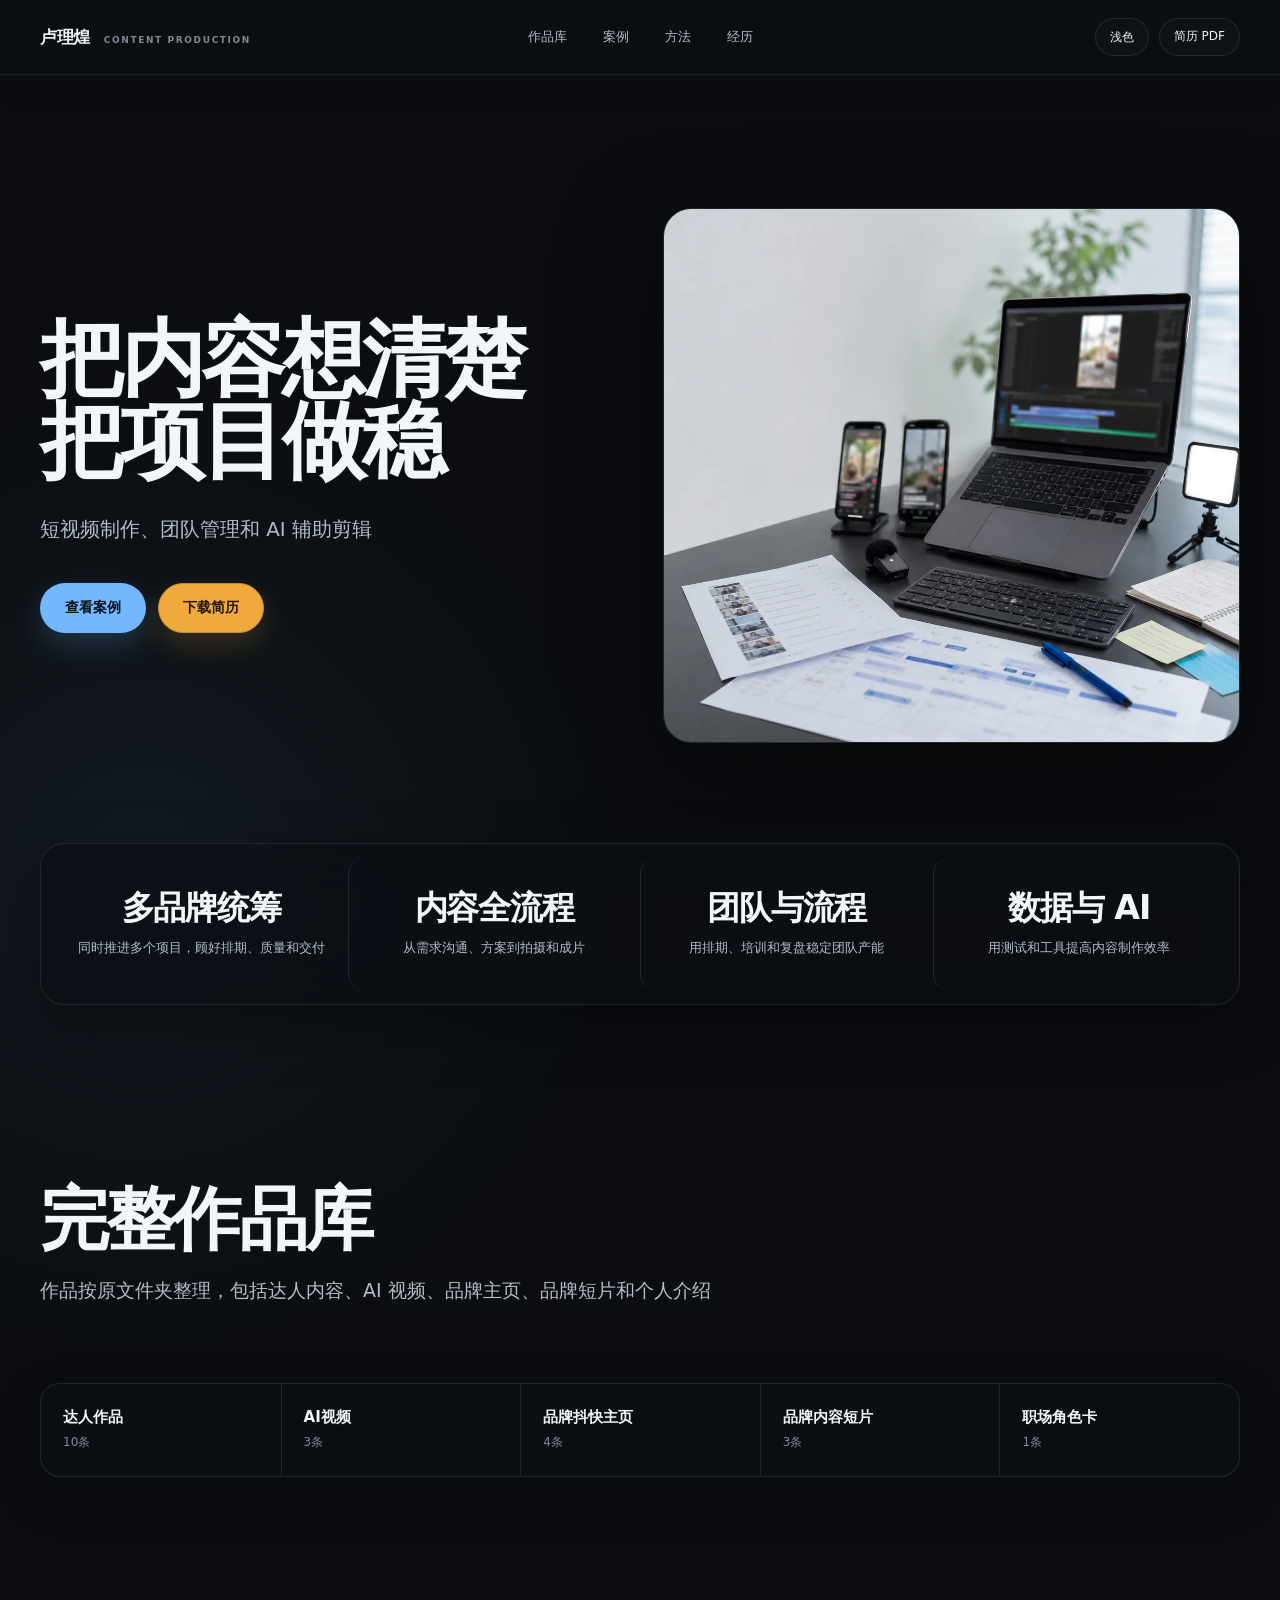
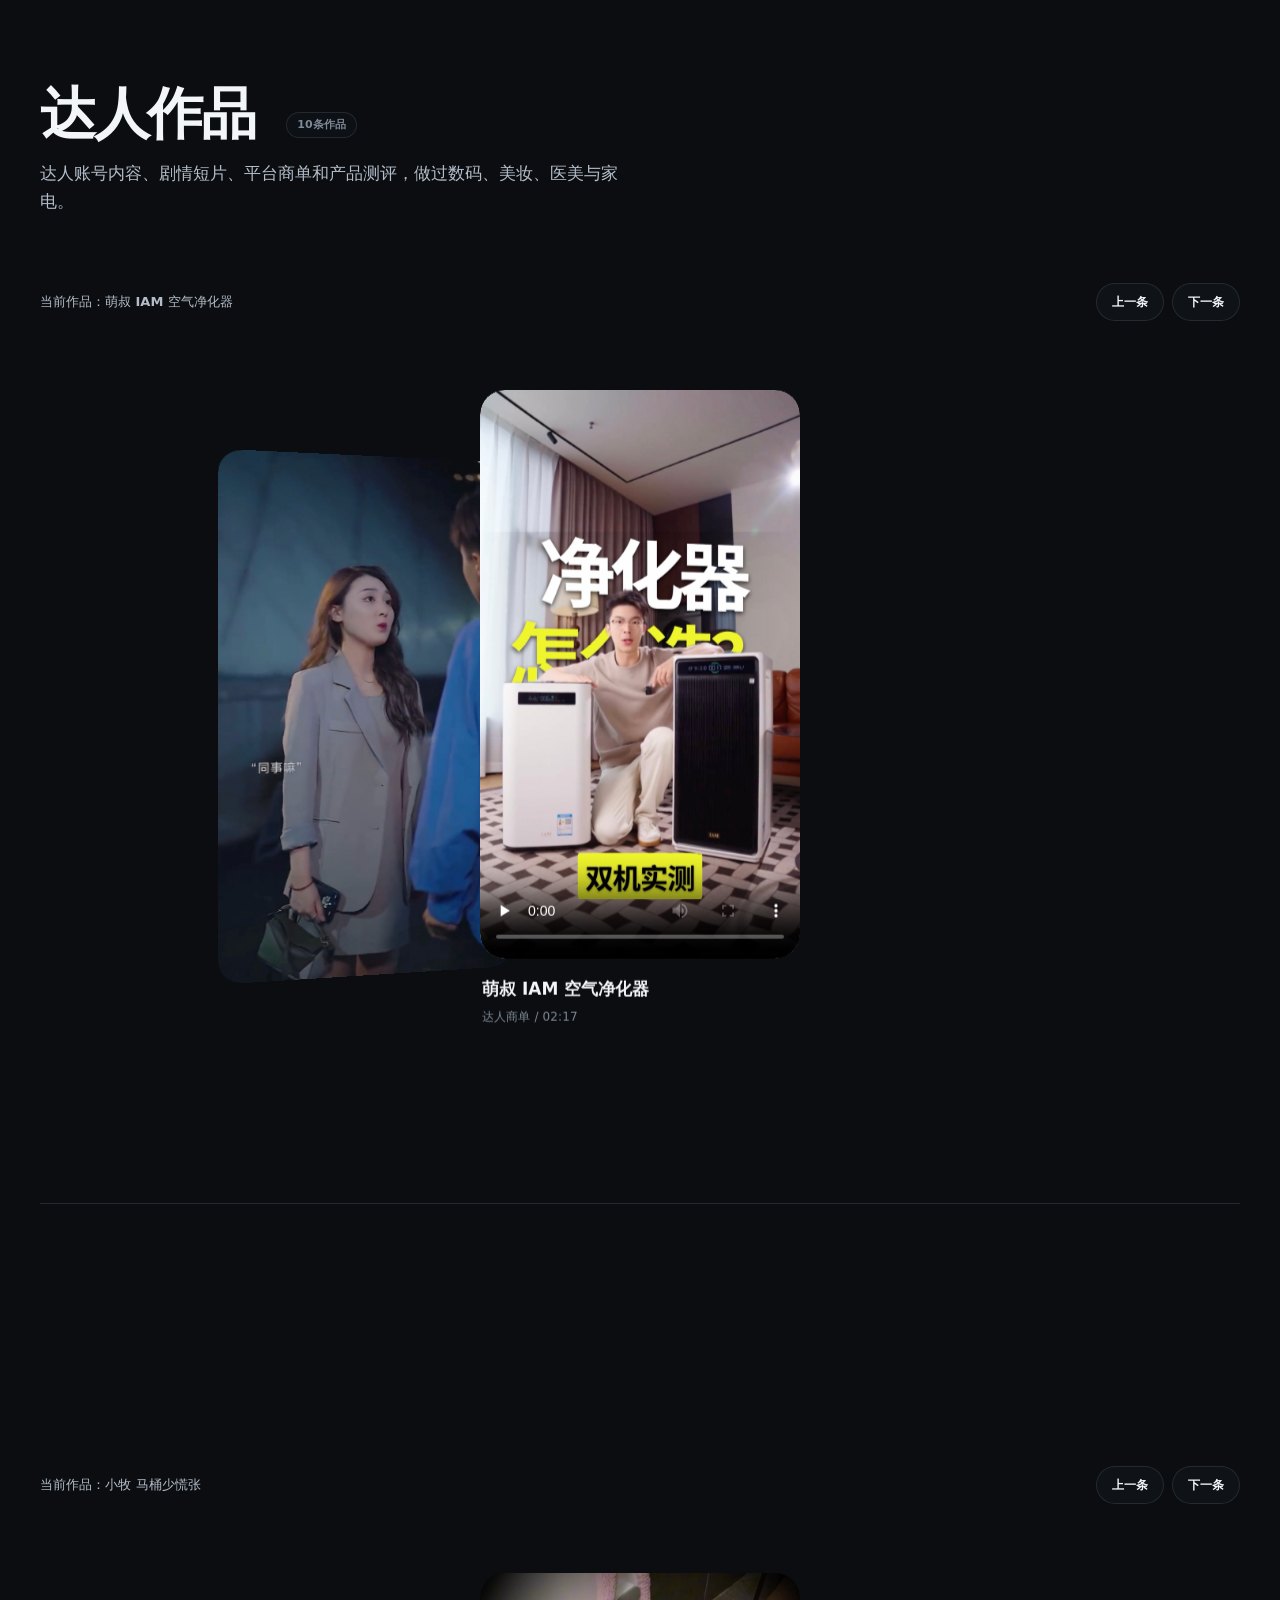
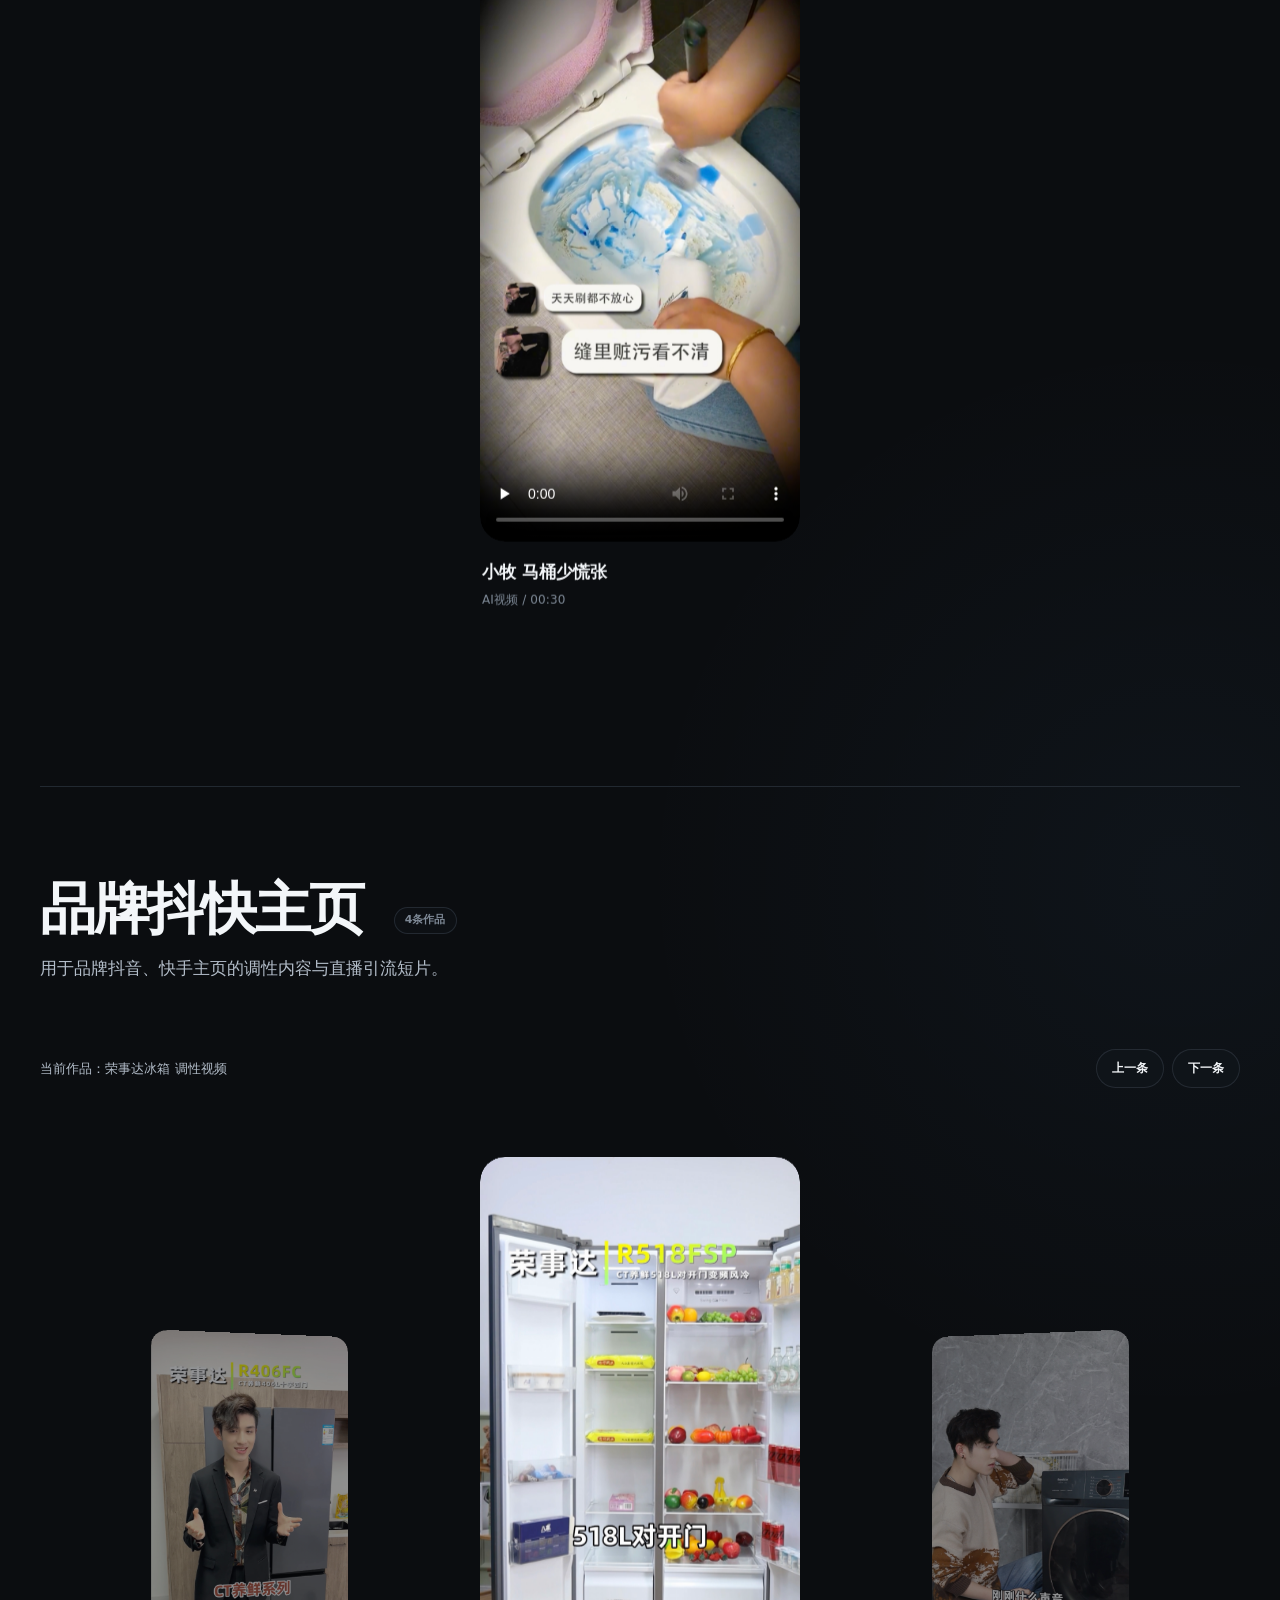
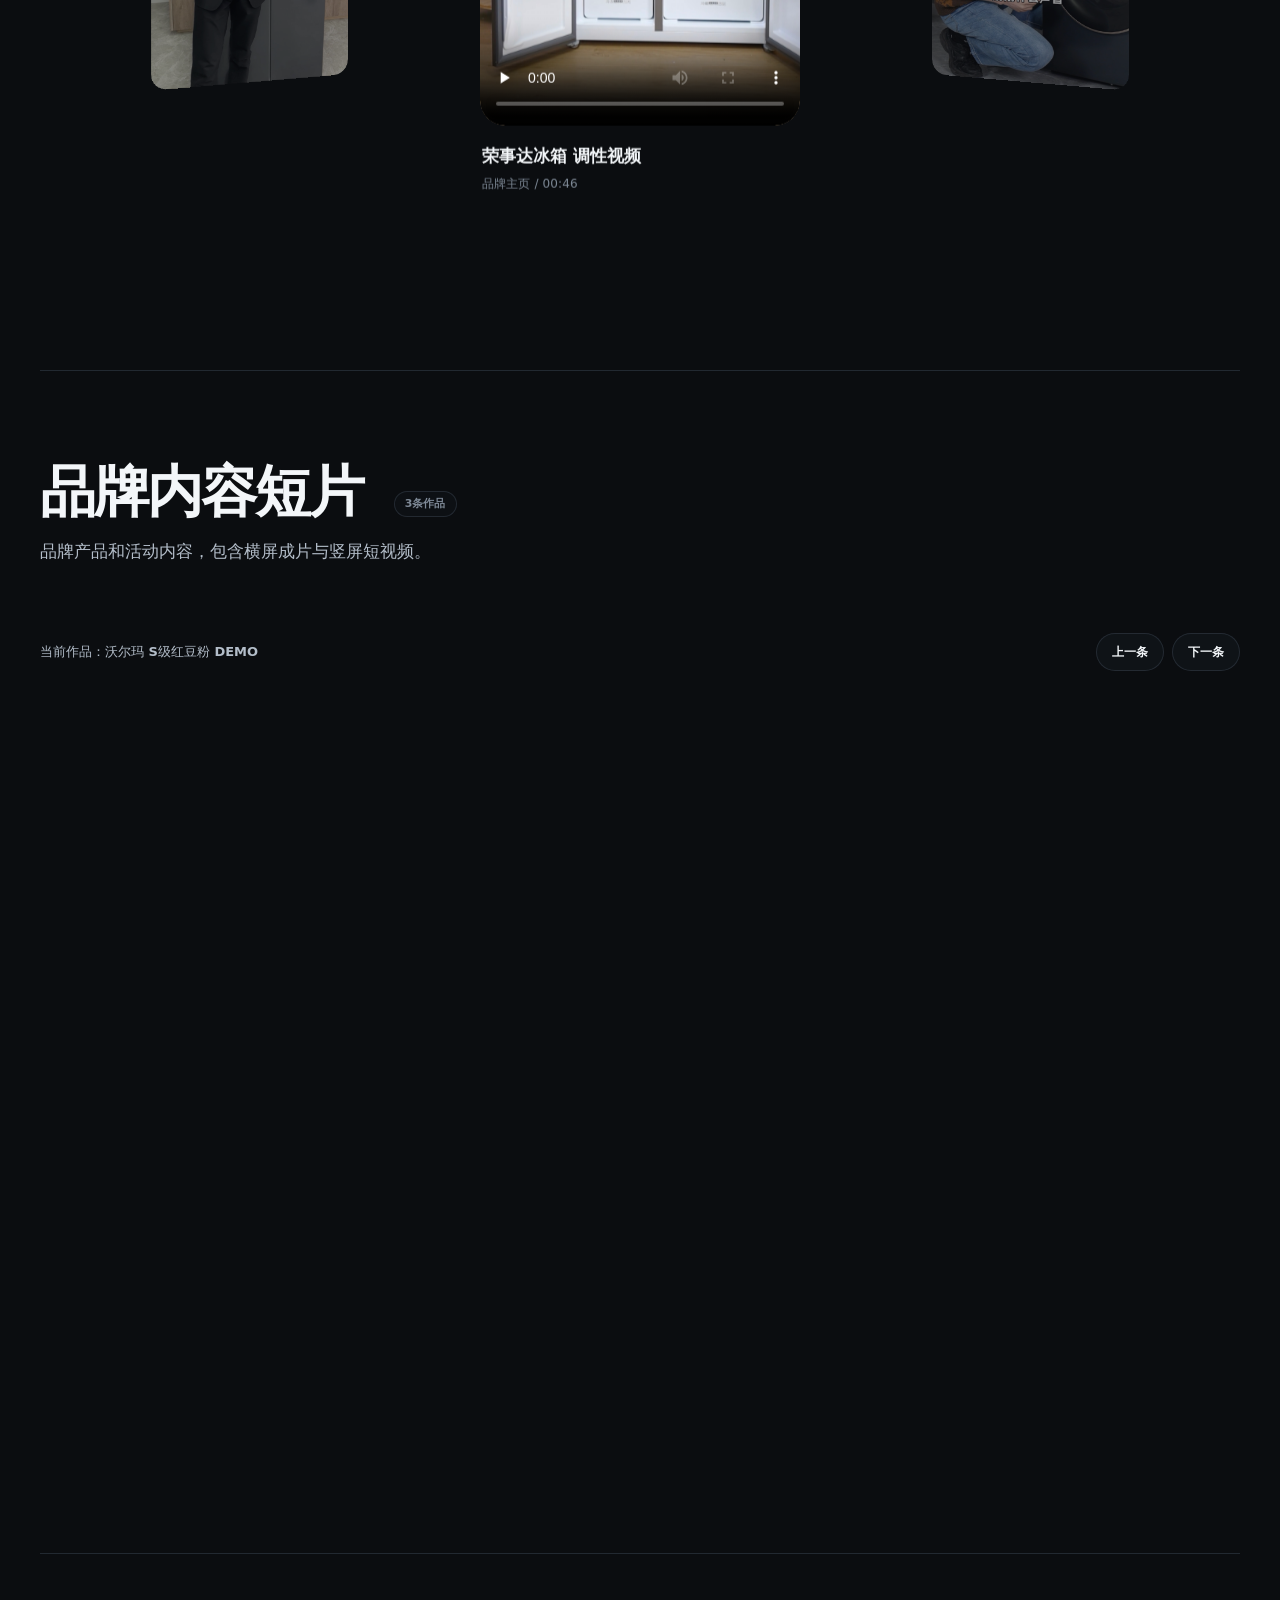
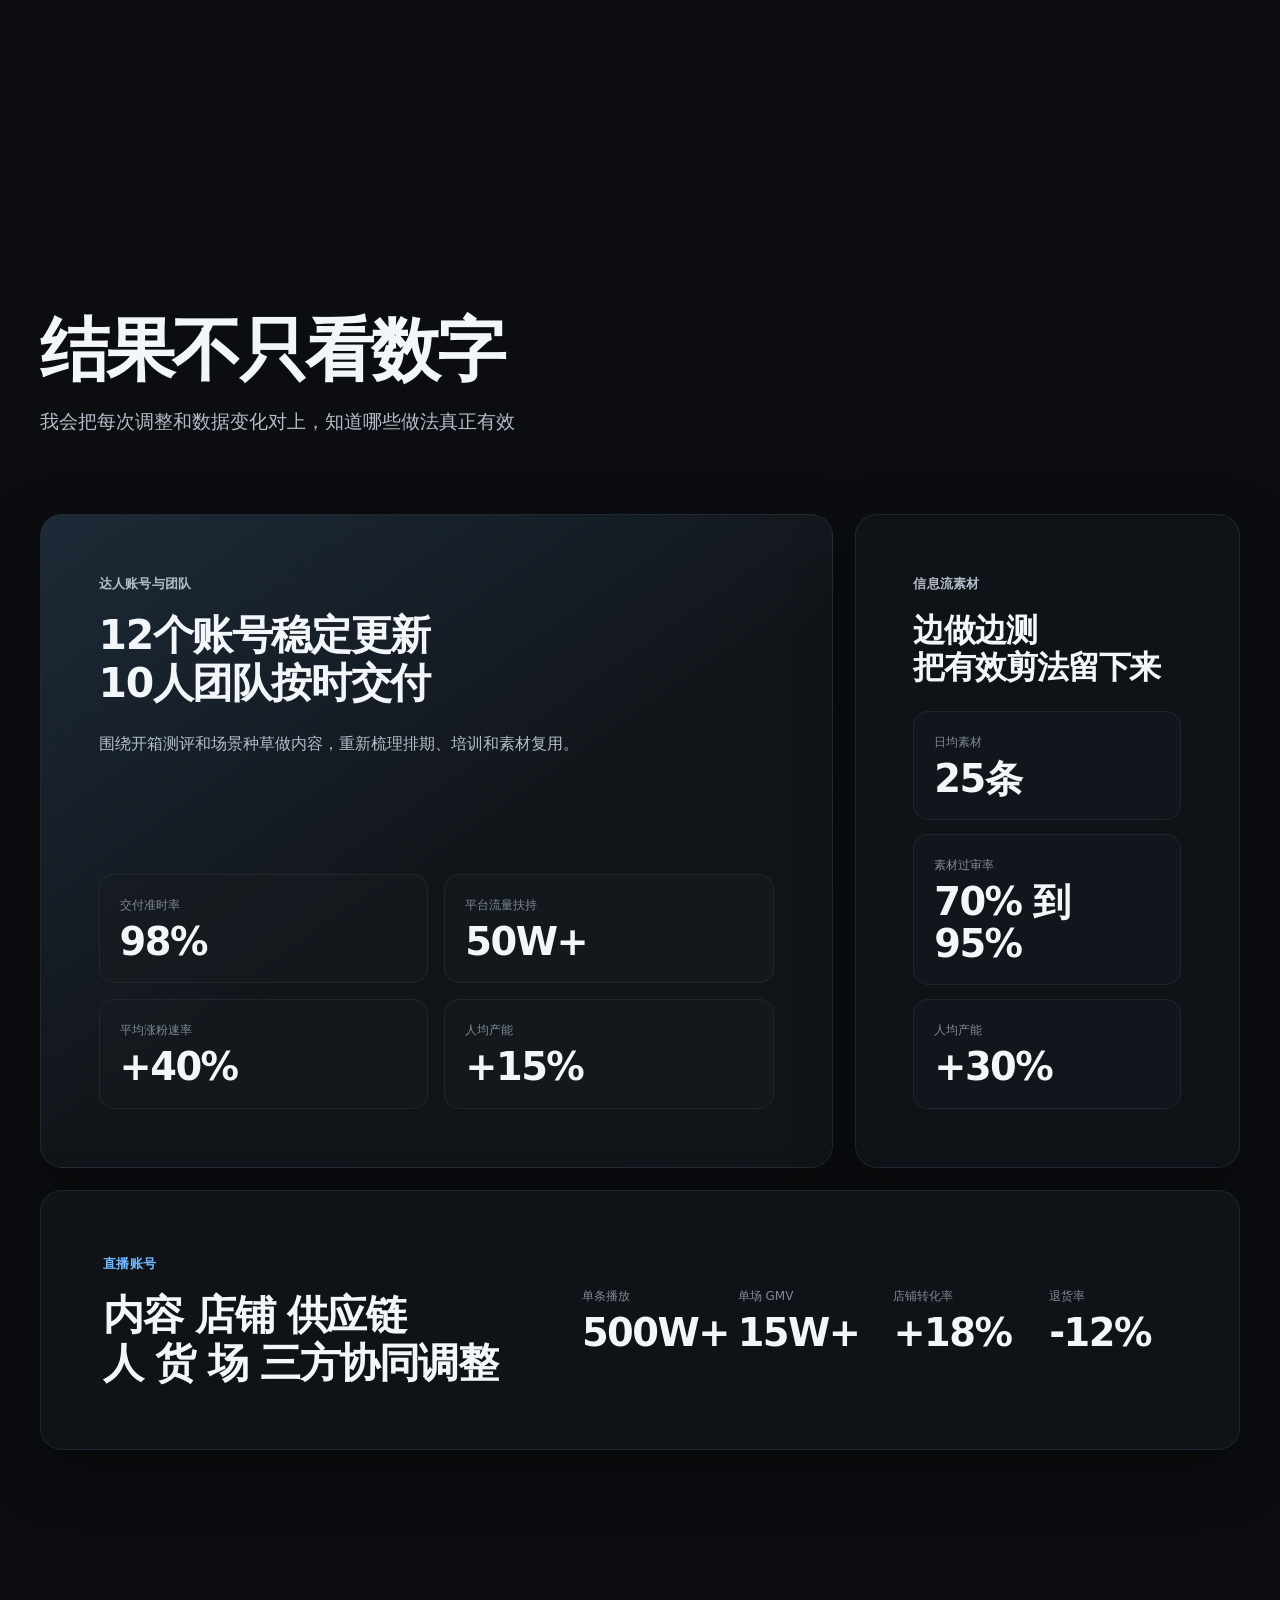
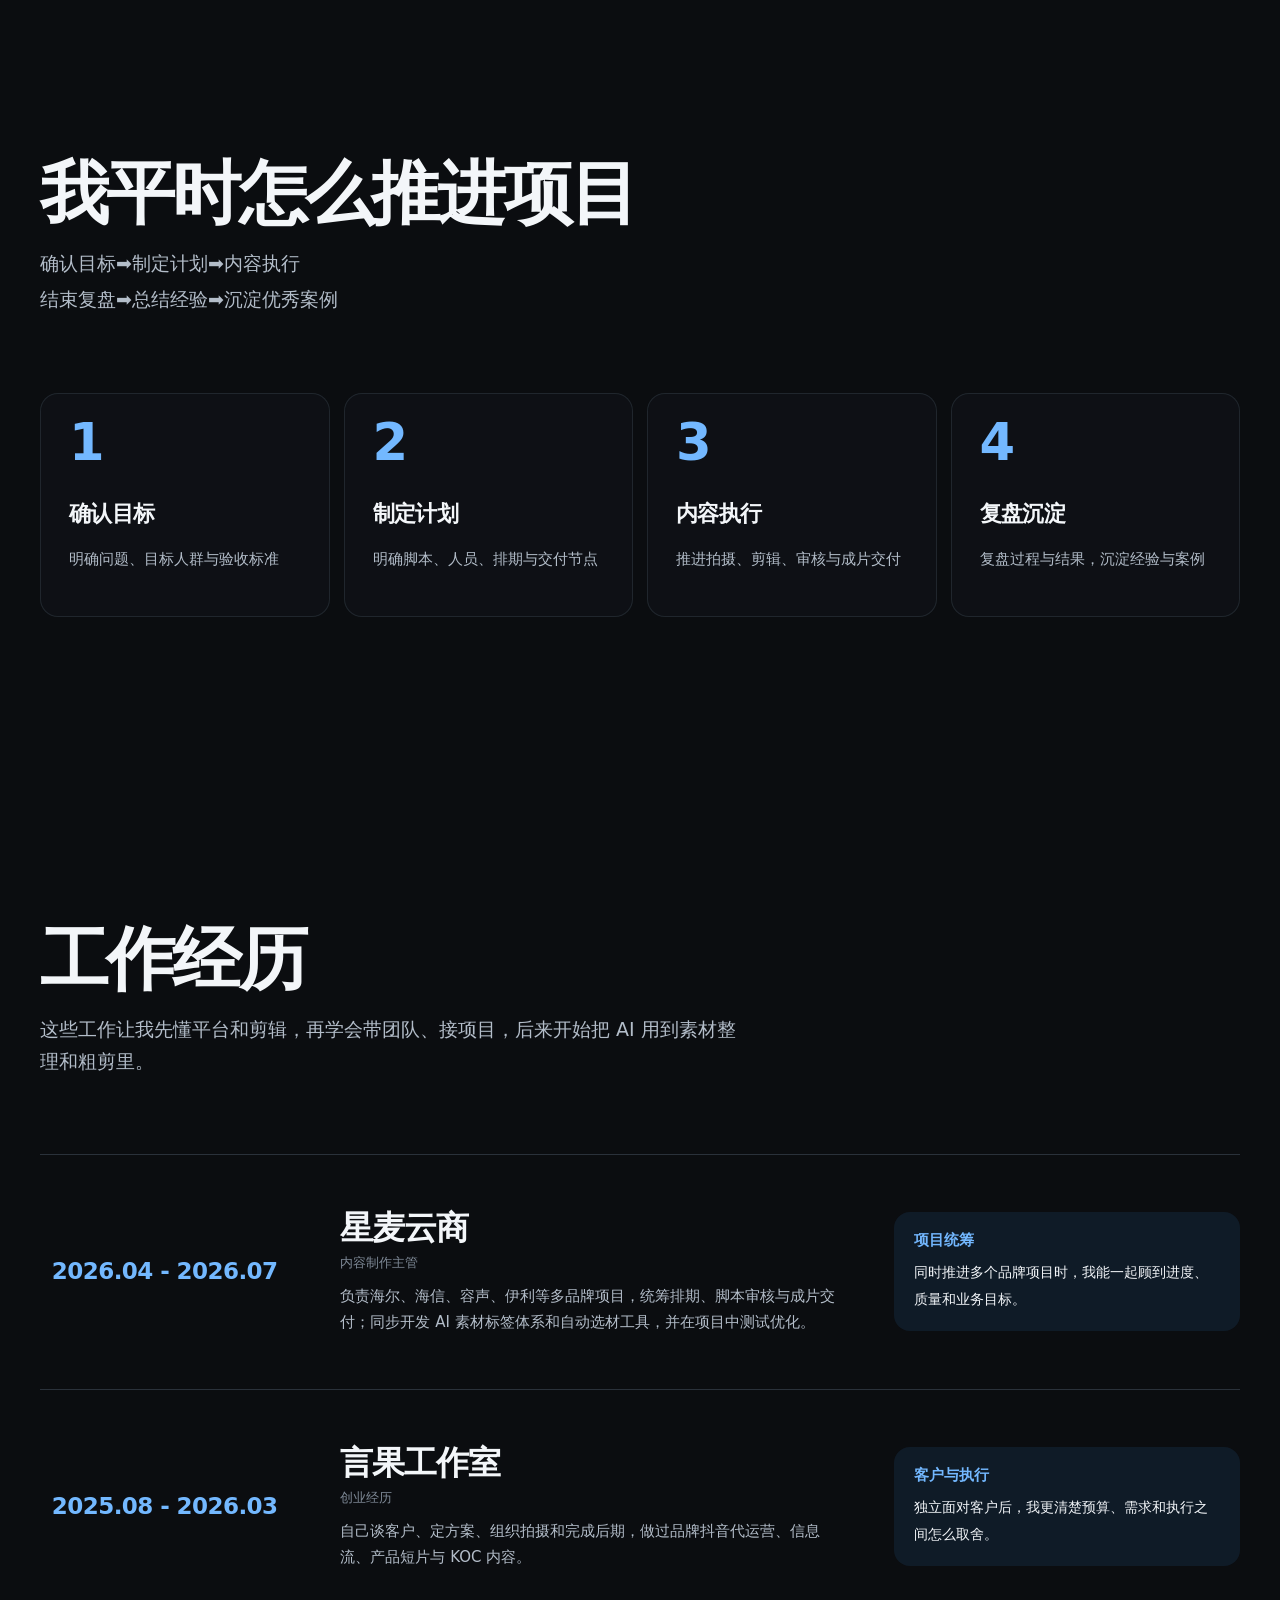
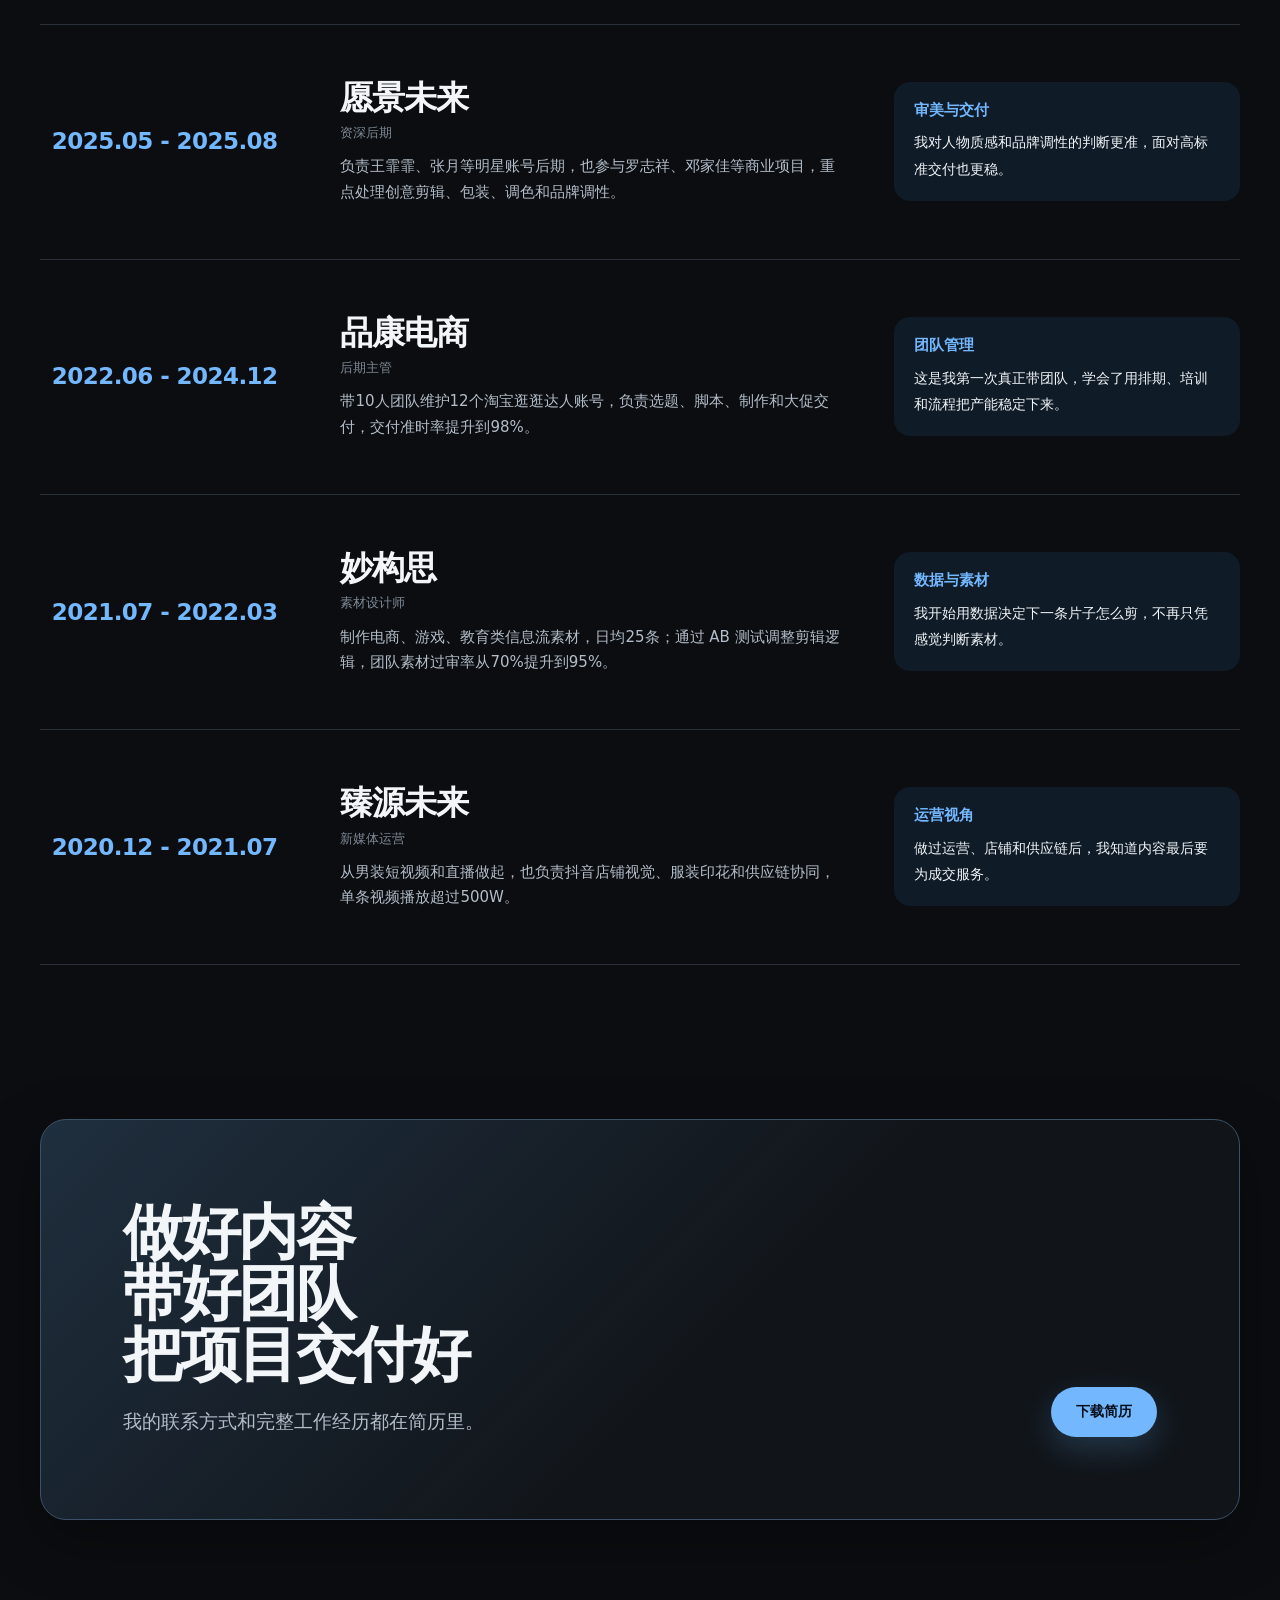
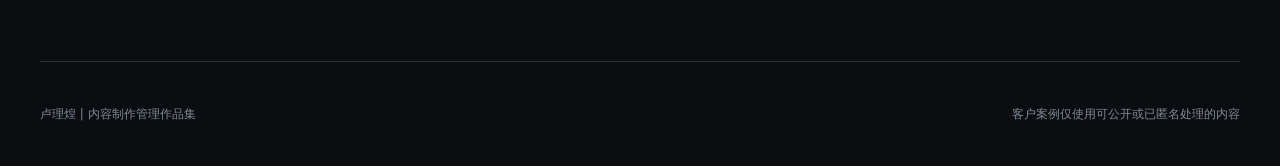
<file: index.html>
<!doctype html>
<html lang="zh-CN" data-theme="dark">
  <head>
    <meta charset="UTF-8" />
    <meta name="viewport" content="width=device-width, initial-scale=1" />
    <meta
      name="description"
      content="卢理煌的内容制作管理、AI 内容生产与品牌短视频项目作品集。"
    />
    <meta name="theme-color" content="#161617" />
    <link rel="icon" href="assets/favicon.svg" type="image/svg+xml" />
    <title>卢理煌 | 内容制作管理作品集</title>
    <script>
      document.documentElement.classList.add("js");
      try {
        const savedTheme = localStorage.getItem("portfolio-theme-20260806");
        if (savedTheme === "dark" || savedTheme === "light") {
          document.documentElement.dataset.theme = savedTheme;
        }
      } catch {}
    </script>
    <link
      rel="preload"
      as="image"
      href="assets/hero-studio-mobile.webp"
      media="(max-width: 720px)"
    />
    <link
      rel="preload"
      as="image"
      href="assets/hero-studio.webp"
      media="(min-width: 721px)"
    />
    <link rel="stylesheet" href="styles.css?v=20260812-gallery" />
    <link rel="stylesheet" href="refinement.css?v=20260820-mobile-carousel-center" />
  </head>
  <body>
    <a class="skip-link" href="#main">跳到主要内容</a>

    <header class="site-header">
      <nav class="nav shell" aria-label="主导航">
        <a class="brand" href="#top" aria-label="卢理煌，返回作品集首页">
          <span>卢理煌</span>
          <small>CONTENT PRODUCTION</small>
        </a>

        <div class="nav-links" aria-label="页面章节">
          <a href="#library">作品库</a>
          <a href="#work">案例</a>
          <a href="#method">方法</a>
          <a href="#experience">经历</a>
        </div>

        <div class="nav-actions">
          <button class="theme-toggle" type="button" aria-label="切换到浅色主题">
            浅色
          </button>
          <a class="nav-resume" href="assets/resume-2026.bin?v=06aa6073cb5e" download="卢理煌-简历-2026.pdf">简历 PDF</a>
        </div>
      </nav>
    </header>

    <main id="main">
      <section class="hero shell" id="top">
        <div class="hero-copy">
          <h1><span>把内容想清楚</span><span>把项目做稳</span></h1>
          <p class="hero-lead">短视频制作、团队管理和 AI 辅助剪辑</p>
          <div class="hero-actions">
            <a class="button button-primary" href="#work">查看案例</a>
            <a class="button button-resume" href="assets/resume-2026.bin?v=06aa6073cb5e" download="卢理煌-简历-2026.pdf">下载简历</a>
          </div>
        </div>

        <figure class="hero-visual">
          <picture>
            <source media="(max-width: 720px)" srcset="assets/hero-studio-mobile.webp" />
            <img
              src="assets/hero-studio.webp"
              width="1536"
              height="1024"
              fetchpriority="high"
              alt="短视频制作工作台概念视觉，包含手机、竖屏剪辑画面和内容排期"
            />
          </picture>
        </figure>
      </section>

      <section class="proof shell reveal" aria-label="重点经验">
        <div class="proof-item">
          <strong>多品牌统筹</strong>
          <span>同时推进多个项目，顾好排期、质量和交付</span>
        </div>
        <div class="proof-item">
          <strong>内容全流程</strong>
          <span>从需求沟通、方案到拍摄和成片</span>
        </div>
        <div class="proof-item">
          <strong>团队与流程</strong>
          <span>用排期、培训和复盘稳定团队产能</span>
        </div>
        <div class="proof-item">
          <strong>数据与 AI</strong>
          <span>用测试和工具提高内容制作效率</span>
        </div>
      </section>

      <section class="section shell work-library" id="library" aria-labelledby="library-title">
        <header class="section-heading reveal">
          <h2 id="library-title">完整作品库</h2>
          <p>作品按原文件夹整理，包括达人内容、AI 视频、品牌主页、品牌短片和个人介绍</p>
        </header>

        <nav class="library-index reveal" aria-label="作品分类">
          <a href="#influencer-work"><span>达人作品</span><small>10条</small></a>
          <a href="#ai-video-work"><span>AI视频</span><small>3条</small></a>
          <a href="#brand-home-work"><span>品牌抖快主页</span><small>4条</small></a>
          <a href="#brand-film-work"><span>品牌内容短片</span><small>3条</small></a>
          <a href="#profile-work"><span>职场角色卡</span><small>1条</small></a>
        </nav>

        <section class="library-group" id="influencer-work" aria-labelledby="influencer-work-title">
          <header class="library-group-heading reveal">
            <h3 id="influencer-work-title">达人作品 <small>10条作品</small></h3>
            <p>达人账号内容、剧情短片、平台商单和产品测评，做过数码、美妆、医美与家电。</p>
          </header>

          <div class="library-grid library-grid-influencer reveal">
            <figure class="library-card">
              <div class="library-media library-media-portrait">
                <video
                  controls
                  preload="none"
                  playsinline
                  data-poster="assets/covers-2026/01-iam.jpg"
                  aria-label="播放萌叔 IAM 空气净化器短视频"
                >
                  <source src="assets/hq-videos/influencer/mengshu-iam.m4v" type="video/mp4" />
                  当前浏览器不支持视频播放。
                </video>
              </div>
              <figcaption>
                <strong>萌叔 IAM 空气净化器</strong>
                <span>达人商单 / 02:17</span>
              </figcaption>
            </figure>

            <figure class="library-card">
              <div class="library-media library-media-portrait">
                <video
                  controls
                  preload="none"
                  playsinline
                  data-poster="assets/covers-2026/02-daya-sequence.jpg"
                  aria-label="播放大牙医美内容"
                >
                  <source src="assets/hq-videos/influencer/daya-sequence.m4v" type="video/mp4" />
                  当前浏览器不支持视频播放。
                </video>
              </div>
              <figcaption>
                <strong>大牙 医美内容</strong>
                <span>达人商单 / 01:54</span>
              </figcaption>
            </figure>

            <figure class="library-card">
              <div class="library-media library-media-portrait">
                <video
                  controls
                  preload="none"
                  playsinline
                  data-poster="assets/covers-2026/03-wangwang.jpg"
                  aria-label="播放汪汪碎冰冰 i人的两面性"
                >
                  <source src="assets/hq-videos/influencer/wangwang-introvert.m4v" type="video/mp4" />
                  当前浏览器不支持视频播放。
                </video>
              </div>
              <figcaption>
                <strong>汪汪碎冰冰 i人的两面性</strong>
                <span>达人商单 / 00:29</span>
              </figcaption>
            </figure>

            <figure class="library-card">
              <div class="library-media library-media-portrait">
                <video
                  controls
                  preload="none"
                  playsinline
                  data-poster="assets/covers-2026/04-xiaowu.jpg"
                  aria-label="播放小吴 Z7x 游戏内容"
                >
                  <source src="assets/hq-videos/influencer/xiaowu-z7x.m4v" type="video/mp4" />
                  当前浏览器不支持视频播放。
                </video>
              </div>
              <figcaption>
                <strong>小吴 Z7x 游戏内容</strong>
                <span>达人商单 / 00:55</span>
              </figcaption>
            </figure>

            <figure class="library-card">
              <div class="library-media library-media-portrait">
                <video
                  controls
                  preload="none"
                  playsinline
                  data-poster="assets/covers-2026/05-samsung.jpg"
                  aria-label="播放三星 S24 Ultra 商单"
                >
                  <source src="assets/hq-videos/influencer/samsung-s24.m4v" type="video/mp4" />
                  当前浏览器不支持视频播放。
                </video>
              </div>
              <figcaption>
                <strong>三星 S24 Ultra 商单</strong>
                <span>达人商单 / 00:48</span>
              </figcaption>
            </figure>

            <figure class="library-card">
              <div class="library-media library-media-portrait">
                <video
                  controls
                  preload="none"
                  playsinline
                  data-poster="assets/covers-2026/06-fox-eyeliner.jpg"
                  aria-label="播放狐系眼线美妆商单"
                >
                  <source src="assets/hq-videos/influencer/fox-eyeliner.m4v" type="video/mp4" />
                  当前浏览器不支持视频播放。
                </video>
              </div>
              <figcaption>
                <strong>美妆 狐系眼线</strong>
                <span>达人商单 / 00:56</span>
              </figcaption>
            </figure>

            <figure class="library-card">
              <div class="library-media library-media-portrait">
                <video
                  controls
                  preload="none"
                  playsinline
                  data-poster="assets/covers-2026/07-mova.jpg"
                  aria-label="播放霸道总柴 MOVA 吸尘器短视频"
                >
                  <source src="assets/hq-videos/influencer/mova-vacuum.m4v" type="video/mp4" />
                  当前浏览器不支持视频播放。
                </video>
              </div>
              <figcaption>
                <strong>霸道总柴 MOVA 吸尘器</strong>
                <span>达人商单 / 01:44</span>
              </figcaption>
            </figure>

            <figure class="library-card">
              <div class="library-media library-media-portrait">
                <video
                  controls
                  preload="none"
                  playsinline
                  data-poster="assets/covers-2026/08-daya-medical.jpg"
                  aria-label="播放大牙医美项目"
                >
                  <source src="assets/hq-videos/influencer/daya-medical.m4v" type="video/mp4" />
                  当前浏览器不支持视频播放。
                </video>
              </div>
              <figcaption>
                <strong>大牙 医美项目</strong>
                <span>达人商单 / 01:39</span>
              </figcaption>
            </figure>

            <figure class="library-card">
              <div class="library-media library-media-portrait">
                <video
                  controls
                  preload="none"
                  playsinline
                  data-poster="assets/covers-2026/09-aopu.jpg"
                  aria-label="播放萌叔奥普 Smart 浴霸短视频"
                >
                  <source src="assets/hq-videos/influencer/aopu-smart.m4v" type="video/mp4" />
                  当前浏览器不支持视频播放。
                </video>
              </div>
              <figcaption>
                <strong>萌叔 奥普 Smart 浴霸</strong>
                <span>达人商单 / 02:05</span>
              </figcaption>
            </figure>

            <figure class="library-card">
              <div class="library-media library-media-portrait">
                <video
                  controls
                  preload="none"
                  playsinline
                  data-poster="assets/covers-2026/10-drama.jpg"
                  aria-label="播放达人剧情短片"
                >
                  <source src="assets/hq-videos/influencer/cut-11.m4v" type="video/mp4" />
                  当前浏览器不支持视频播放。
                </video>
              </div>
              <figcaption>
                <strong>达人剧情短片</strong>
                <span>达人内容 / 01:41</span>
              </figcaption>
            </figure>
          </div>
        </section>

        <section class="library-group" id="ai-video-work" aria-labelledby="ai-video-work-title">
          <header class="library-group-heading reveal">
            <h3 id="ai-video-work-title">AI视频 <small>3条作品</small></h3>
            <p>按项目归档的 AI 内容样片，保留不同平台的画面表达与内容节奏。</p>
          </header>

          <div class="library-grid library-grid-ai reveal">
            <figure class="library-card">
              <div class="library-media library-media-portrait">
                <video
                  controls
                  preload="none"
                  playsinline
                  data-poster="assets/covers-2026/11-ai-xiaomu.jpg?v=2"
                  aria-label="播放小牧马桶少慌张 AI 视频"
                >
                  <source src="assets/hq-videos/ai/xiaomu-toilet.m4v" type="video/mp4" />
                  当前浏览器不支持视频播放。
                </video>
              </div>
              <figcaption>
                <strong>小牧 马桶少慌张</strong>
                <span>AI视频 / 00:30</span>
              </figcaption>
            </figure>

            <figure class="library-card">
              <div class="library-media library-media-portrait">
                <video
                  controls
                  preload="none"
                  playsinline
                  data-poster="assets/covers-2026/12-ai-wyeth.jpg"
                  aria-label="播放惠氏雀巢小红书 AI 视频"
                >
                  <source src="assets/hq-videos/ai/wyeth-nestle-red.m4v" type="video/mp4" />
                  当前浏览器不支持视频播放。
                </video>
              </div>
              <figcaption>
                <strong>惠氏雀巢 小红书</strong>
                <span>AI视频 / 00:39</span>
              </figcaption>
            </figure>

            <figure class="library-card">
              <div class="library-media library-media-portrait">
                <video
                  controls
                  preload="none"
                  playsinline
                  data-poster="assets/covers-2026/13-ai-nestle.jpg?v=2"
                  aria-label="播放雀巢启赋抖音 AI 视频"
                >
                  <source src="assets/hq-videos/ai/nestle-illuma-douyin.m4v" type="video/mp4" />
                  当前浏览器不支持视频播放。
                </video>
              </div>
              <figcaption>
                <strong>雀巢启赋 抖音</strong>
                <span>AI视频 / 00:22</span>
              </figcaption>
            </figure>
          </div>
        </section>

        <section class="library-group" id="brand-home-work" aria-labelledby="brand-home-work-title">
          <header class="library-group-heading reveal">
            <h3 id="brand-home-work-title">品牌抖快主页 <small>4条作品</small></h3>
            <p>用于品牌抖音、快手主页的调性内容与直播引流短片。</p>
          </header>

          <div class="library-strip reveal" aria-label="品牌抖音和快手主页作品">
            <figure class="library-card">
              <div class="library-media library-media-portrait">
                <video
                  controls
                  preload="none"
                  playsinline
                  data-poster="assets/covers-2026/14-fridge-tone.jpg"
                  aria-label="播放荣事达冰箱调性视频"
                >
                  <source src="assets/hq-videos/brand/fridge-tone.m4v" type="video/mp4" />
                  当前浏览器不支持视频播放。
                </video>
              </div>
              <figcaption>
                <strong>荣事达冰箱 调性视频</strong>
                <span>品牌主页 / 00:46</span>
              </figcaption>
            </figure>

            <figure class="library-card">
              <div class="library-media library-media-portrait">
                <video
                  controls
                  preload="none"
                  playsinline
                  data-poster="assets/covers-2026/15-washer-tone.jpg"
                  aria-label="播放荣事达洗衣机调性视频"
                >
                  <source src="assets/hq-videos/brand/washer-tone.m4v" type="video/mp4" />
                  当前浏览器不支持视频播放。
                </video>
              </div>
              <figcaption>
                <strong>荣事达洗衣机 调性视频</strong>
                <span>品牌主页 / 01:08</span>
              </figcaption>
            </figure>

            <figure class="library-card">
              <div class="library-media library-media-portrait">
                <video
                  controls
                  preload="none"
                  playsinline
                  data-poster="assets/covers-2026/16-washer-live.jpg"
                  aria-label="播放荣事达洗衣机直播引流视频"
                >
                  <source src="assets/hq-videos/brand/washer-live.m4v" type="video/mp4" />
                  当前浏览器不支持视频播放。
                </video>
              </div>
              <figcaption>
                <strong>荣事达洗衣机 直播引流</strong>
                <span>品牌主页 / 00:20</span>
              </figcaption>
            </figure>

            <figure class="library-card">
              <div class="library-media library-media-portrait">
                <video
                  controls
                  preload="none"
                  playsinline
                  data-poster="assets/covers-2026/17-fridge-live.jpg"
                  aria-label="播放荣事达冰箱直播引流视频"
                >
                  <source src="assets/hq-videos/brand/fridge-live.m4v" type="video/mp4" />
                  当前浏览器不支持视频播放。
                </video>
              </div>
              <figcaption>
                <strong>荣事达冰箱 直播引流</strong>
                <span>品牌主页 / 00:34</span>
              </figcaption>
            </figure>

          </div>
        </section>

        <section class="library-group" id="brand-film-work" aria-labelledby="brand-film-work-title">
          <header class="library-group-heading reveal">
            <h3 id="brand-film-work-title">品牌内容短片 <small>3条作品</small></h3>
            <p>品牌产品和活动内容，包含横屏成片与竖屏短视频。</p>
          </header>

          <div class="library-grid library-grid-tvc reveal">
            <figure class="library-card library-card-tvc-portrait">
              <div class="library-media library-media-portrait">
                <video
                  controls
                  preload="none"
                  playsinline
                  data-poster="assets/covers-2026/18-walmart.jpg"
                  aria-label="播放沃尔玛 S 级红豆粉 DEMO"
                >
                  <source src="assets/hq-videos/tvc/walmart-red-bean.m4v" type="video/mp4" />
                  当前浏览器不支持视频播放。
                </video>
              </div>
              <figcaption>
                <strong>沃尔玛 S级红豆粉 DEMO</strong>
                <span>品牌短片 / 00:59</span>
              </figcaption>
            </figure>

            <figure class="library-card library-card-tvc-wide">
              <div class="library-media library-media-landscape">
                <video
                  controls
                  preload="none"
                  playsinline
                  data-poster="assets/covers-2026/19-product-focus.jpg"
                  aria-label="播放产品为主品牌短片"
                >
                  <source src="assets/hq-videos/tvc/product-focus.m4v" type="video/mp4" />
                  当前浏览器不支持视频播放。
                </video>
              </div>
              <figcaption>
                <strong>产品为主</strong>
                <span>品牌短片 / 00:32</span>
              </figcaption>
            </figure>

            <figure class="library-card library-card-tvc-wide">
              <div class="library-media library-media-landscape">
                <video
                  controls
                  preload="none"
                  playsinline
                  data-poster="assets/covers-2026/20-night-event.jpg"
                  aria-label="播放仙得之夜品牌短片"
                >
                  <source src="assets/hq-videos/tvc/night-event.m4v" type="video/mp4" />
                  当前浏览器不支持视频播放。
                </video>
              </div>
              <figcaption>
                <strong>仙得之夜</strong>
                <span>品牌短片 / 02:32</span>
              </figcaption>
            </figure>
          </div>
        </section>

        <section class="library-group" id="profile-work" aria-labelledby="profile-work-title">
          <header class="library-group-heading reveal">
            <h3 id="profile-work-title">职场角色卡 <small>约两年前拍摄</small></h3>
            <p>这条视频拍摄于约两年前，保留作为个人经历和表达方式参考。</p>
          </header>

          <figure class="library-card library-card-profile reveal">
            <div class="library-media library-media-landscape">
              <video
                controls
                preload="none"
                playsinline
                data-poster="assets/covers-2026/21-profile.jpg"
                aria-label="播放卢理煌职场角色卡"
              >
                <source src="assets/hq-videos/profile/career-profile.m4v" type="video/mp4" />
                当前浏览器不支持视频播放。
              </video>
            </div>
            <figcaption>
              <strong>卢理煌 职场角色卡</strong>
              <span>个人介绍 / 约两年前拍摄 / 02:09</span>
            </figcaption>
          </figure>
        </section>


      </section>

      <section class="section shell" id="work">
        <header class="section-heading reveal">
          <h2>代表案例</h2>
          <p>除了成片，我也想把项目卡在哪里、后来怎么理顺说清楚。</p>
        </header>

        <article class="case case-ai reveal" id="ai-case">
          <figure class="case-media case-media-ui">
            <img
              src="assets/ai-video-cutter-ui.png"
              width="1280"
              height="720"
              loading="lazy"
              alt="AI 视频素材拆解工具操作界面，包含素材选择、模板配置和输出设置"
            />
            <figcaption>本地 AI 素材拆解工具界面，敏感配置已隐藏。</figcaption>
          </figure>

          <div class="case-copy">
            <p class="case-kicker">自研AI工具</p>
            <h3>完成内部素材库，辅助剪辑提高寻找素材的效率</h3>
            <p>
              项目里最费时间的往往不是剪，而是在一堆素材里找对镜头。我把素材拆解、打标签、脚本匹配和人工复核串起来，让选材和粗剪少走弯路。
            </p>

            <div class="flow-line" aria-label="AI 内容生产流程">
              <span><strong>看懂素材</strong><small>识别人、产品、场景和卖点</small></span>
              <span><strong>找到镜头</strong><small>按脚本筛选素材并完成初剪</small></span>
              <span><strong>人工把关</strong><small>检查节奏、表达和品牌口径</small></span>
            </div>

            <div class="case-outcome">
              <span>做到哪一步</span>
              <p>已经完成项目测试，并和研发梳理了后台自动选材需要的功能。</p>
            </div>
          </div>
        </article>

        <article class="case case-operations reveal" id="delivery-case">
          <figure class="wide-media">
            <img
              src="assets/team-review.webp"
              width="1536"
              height="1024"
              loading="lazy"
              alt="短视频团队使用手机和竖屏素材进行评审与排期的概念视觉"
            />
            <figcaption>概念视觉，仅用于表达团队协同与项目评审。</figcaption>
          </figure>

          <div class="operations-grid">
            <div>
              <p class="case-kicker">多品牌同时推进</p>
              <h3>项目再多，也要知道谁在做、卡在哪里</h3>
            </div>
            <div class="operations-detail">
              <p>
                我按客户和内容类型拆分项目，排期时结合交付时间、优先级和团队负荷，不让紧急任务一直靠临时加塞。
              </p>
              <p>
                每条任务都记录负责人、计划时间、实际完成和修改原因。周会不只问做完没有，也能看出返工为什么发生。
              </p>
              <p>
                脚本方向、人物设定、素材形式和验收标准尽量在开拍前确认，减少成片后频繁返工。
              </p>
            </div>
          </div>
        </article>
      </section>

      <section class="section shell results" id="results" aria-labelledby="results-title">
        <header class="section-heading reveal">
          <h2 id="results-title">结果不只看数字</h2>
          <p>我会把每次调整和数据变化对上，知道哪些做法真正有效</p>
        </header>

        <div class="results-grid">
          <article class="result-tile result-major reveal">
            <div>
              <p class="result-label">达人账号与团队</p>
              <h3><span>12个账号稳定更新</span><span>10人团队按时交付</span></h3>
              <p>围绕开箱测评和场景种草做内容，重新梳理排期、培训和素材复用。</p>
            </div>
            <dl class="metric-cluster">
              <div><dt>交付准时率</dt><dd>98%</dd></div>
              <div><dt>平台流量扶持</dt><dd>50W+</dd></div>
              <div><dt>平均涨粉速率</dt><dd>+40%</dd></div>
              <div><dt>人均产能</dt><dd>+15%</dd></div>
            </dl>
          </article>

          <article class="result-tile result-standard reveal">
            <p class="result-label">信息流素材</p>
            <h3><span>边做边测</span><span>把有效剪法留下来</span></h3>
            <dl class="metric-stack">
              <div><dt>日均素材</dt><dd>25条</dd></div>
              <div><dt>素材过审率</dt><dd>70% 到 95%</dd></div>
              <div><dt>人均产能</dt><dd>+30%</dd></div>
            </dl>
          </article>

          <article class="result-band reveal">
            <div>
              <p class="result-label">直播账号</p>
              <h3>内容 店铺 供应链<br />人 货 场 三方协同调整</h3>
            </div>
            <dl>
              <div><dt>单条播放</dt><dd>500W+</dd></div>
              <div><dt>单场 GMV</dt><dd>15W+</dd></div>
              <div><dt>店铺转化率</dt><dd>+18%</dd></div>
              <div><dt>退货率</dt><dd>-12%</dd></div>
            </dl>
          </article>
        </div>
      </section>

      <section class="section shell method" id="method">
        <header class="section-heading reveal">
          <h2>我平时怎么推进项目</h2>
          <p class="method-sequence">
            <span>确认目标➡️制定计划➡️内容执行</span>
            <span>结束复盘➡️总结经验➡️沉淀优秀案例</span>
          </p>
        </header>

        <ol class="method-track reveal">
          <li>
            <b class="method-step" aria-hidden="true">1</b>
            <strong>确认目标</strong>
            <span class="method-copy"><span>明确问题、目标人群与验收标准</span></span>
          </li>
          <li>
            <b class="method-step" aria-hidden="true">2</b>
            <strong>制定计划</strong>
            <span class="method-copy"><span>明确脚本、人员、排期与交付节点</span></span>
          </li>
          <li>
            <b class="method-step" aria-hidden="true">3</b>
            <strong>内容执行</strong>
            <span class="method-copy"><span>推进拍摄、剪辑、审核与成片交付</span></span>
          </li>
          <li>
            <b class="method-step" aria-hidden="true">4</b>
            <strong>复盘沉淀</strong>
            <span class="method-copy"><span>复盘过程与结果，沉淀经验与案例</span></span>
          </li>
        </ol>
      </section>

      <section class="section shell experience" id="experience">
        <header class="section-heading reveal">
          <h2>工作经历</h2>
          <p>这些工作让我先懂平台和剪辑，再学会带团队、接项目，后来开始把 AI 用到素材整理和粗剪里。</p>
        </header>

        <div class="experience-timeline">
          <article>
            <time>2026.04 - 2026.07</time>
            <div class="experience-main">
              <h3>星麦云商 <span>内容制作主管</span></h3>
              <p>负责海尔、海信、容声、伊利等多品牌项目，统筹排期、脚本审核与成片交付；同步开发 AI 素材标签体系和自动选材工具，并在项目中测试优化。</p>
            </div>
            <p class="experience-strength"><span>项目统筹</span><strong>同时推进多个品牌项目时，我能一起顾到进度、质量和业务目标。</strong></p>
          </article>

          <article>
            <time>2025.08 - 2026.03</time>
            <div class="experience-main">
              <h3>言果工作室 <span>创业经历</span></h3>
              <p>自己谈客户、定方案、组织拍摄和完成后期，做过品牌抖音代运营、信息流、产品短片与 KOC 内容。</p>
            </div>
            <p class="experience-strength"><span>客户与执行</span><strong>独立面对客户后，我更清楚预算、需求和执行之间怎么取舍。</strong></p>
          </article>

          <article>
            <time>2025.05 - 2025.08</time>
            <div class="experience-main">
              <h3>愿景未来 <span>资深后期</span></h3>
              <p>负责王霏霏、张月等明星账号后期，也参与罗志祥、邓家佳等商业项目，重点处理创意剪辑、包装、调色和品牌调性。</p>
            </div>
            <p class="experience-strength"><span>审美与交付</span><strong>我对人物质感和品牌调性的判断更准，面对高标准交付也更稳。</strong></p>
          </article>

          <article>
            <time>2022.06 - 2024.12</time>
            <div class="experience-main">
              <h3>品康电商 <span>后期主管</span></h3>
              <p>带10人团队维护12个淘宝逛逛达人账号，负责选题、脚本、制作和大促交付，交付准时率提升到98%。</p>
            </div>
            <p class="experience-strength"><span>团队管理</span><strong>这是我第一次真正带团队，学会了用排期、培训和流程把产能稳定下来。</strong></p>
          </article>

          <article>
            <time>2021.07 - 2022.03</time>
            <div class="experience-main">
              <h3>妙构思 <span>素材设计师</span></h3>
              <p>制作电商、游戏、教育类信息流素材，日均25条；通过 AB 测试调整剪辑逻辑，团队素材过审率从70%提升到95%。</p>
            </div>
            <p class="experience-strength"><span>数据与素材</span><strong>我开始用数据决定下一条片子怎么剪，不再只凭感觉判断素材。</strong></p>
          </article>

          <article>
            <time>2020.12 - 2021.07</time>
            <div class="experience-main">
              <h3>臻源未来 <span>新媒体运营</span></h3>
              <p>从男装短视频和直播做起，也负责抖音店铺视觉、服装印花和供应链协同，单条视频播放超过500W。</p>
            </div>
            <p class="experience-strength"><span>运营视角</span><strong>做过运营、店铺和供应链后，我知道内容最后要为成交服务。</strong></p>
          </article>
        </div>
      </section>

      <section class="contact shell reveal" aria-labelledby="contact-title">
        <div>
          <h2 id="contact-title"><span>做好内容</span><span>带好团队</span><span>把项目交付好</span></h2>
          <p>我的联系方式和完整工作经历都在简历里。</p>
        </div>
        <a class="button button-primary" href="assets/resume-2026.bin?v=06aa6073cb5e" download="卢理煌-简历-2026.pdf">下载简历</a>
      </section>
    </main>

    <footer class="footer shell">
      <span>卢理煌 | 内容制作管理作品集</span>
      <span>客户案例仅使用可公开或已匿名处理的内容</span>
    </footer>

    <script src="script.js?v=20260826-lazy-posters" defer></script>
  </body>
</html>
</file>
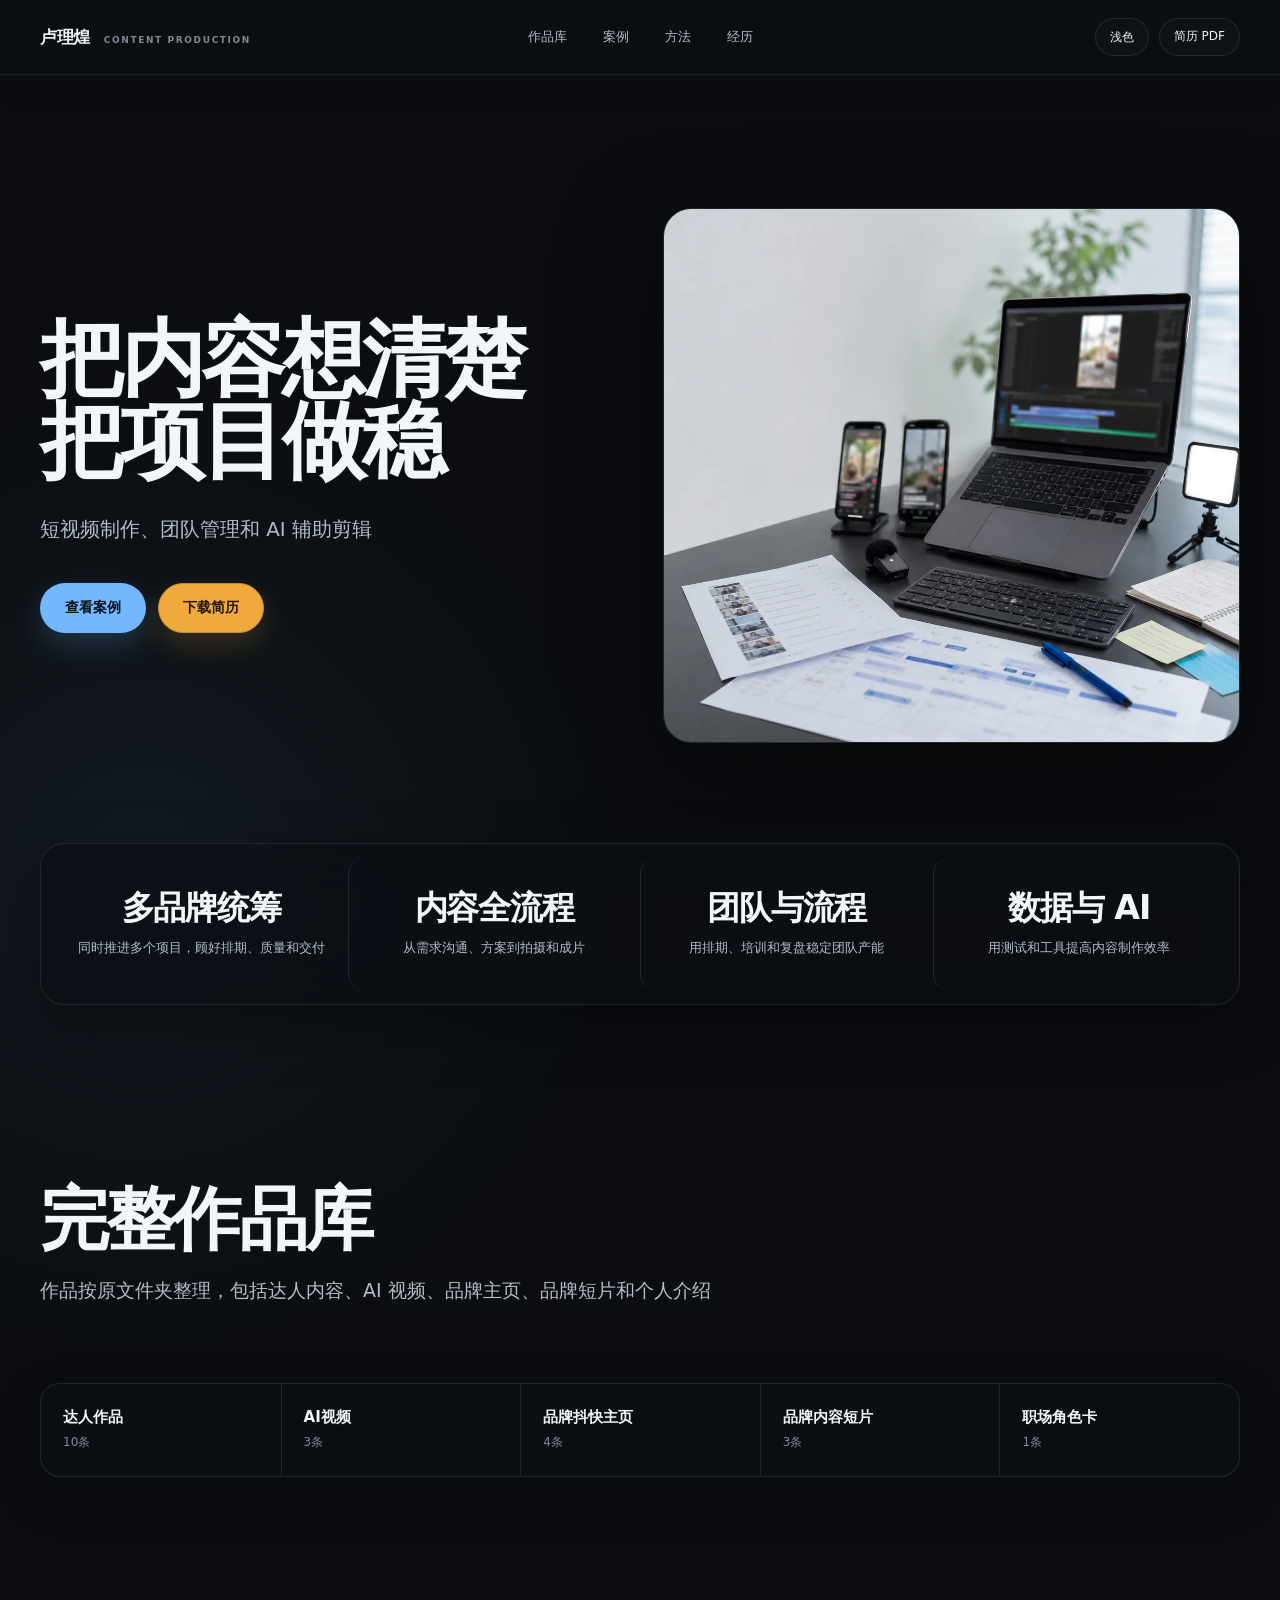
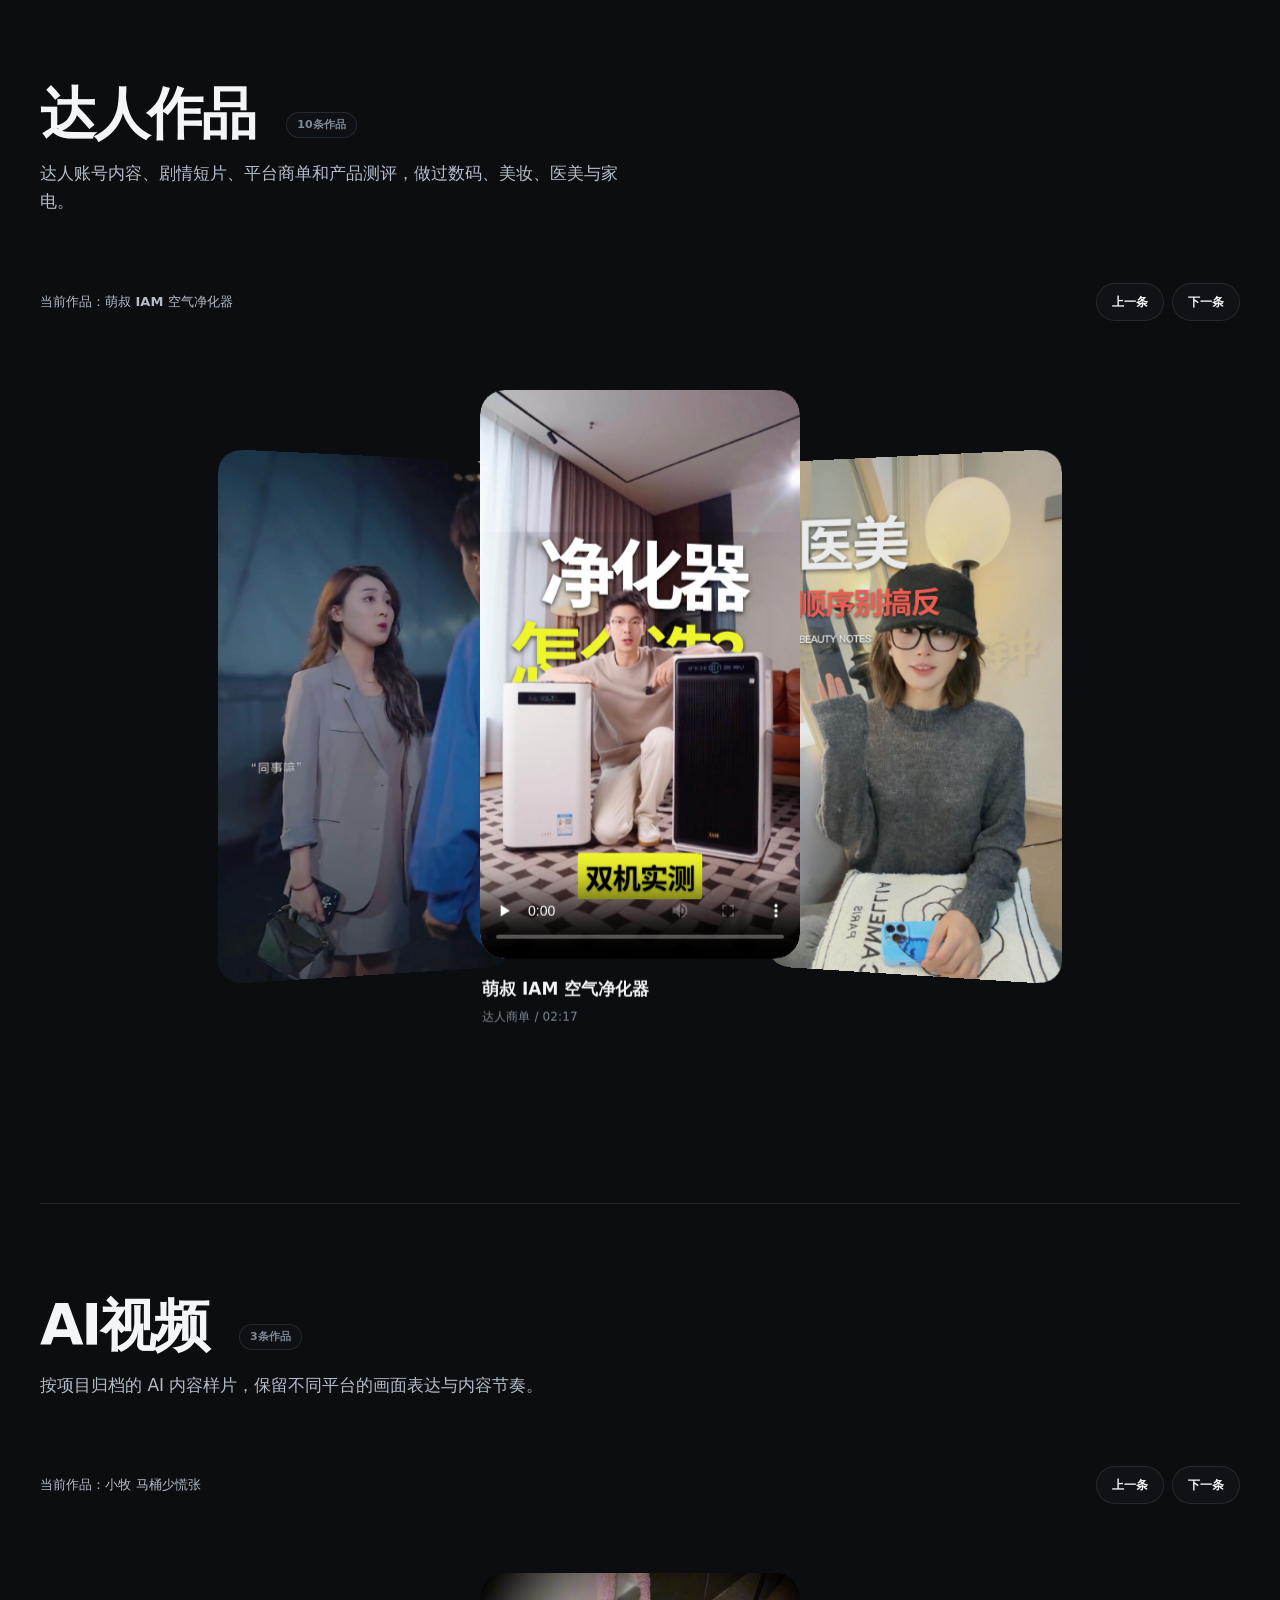
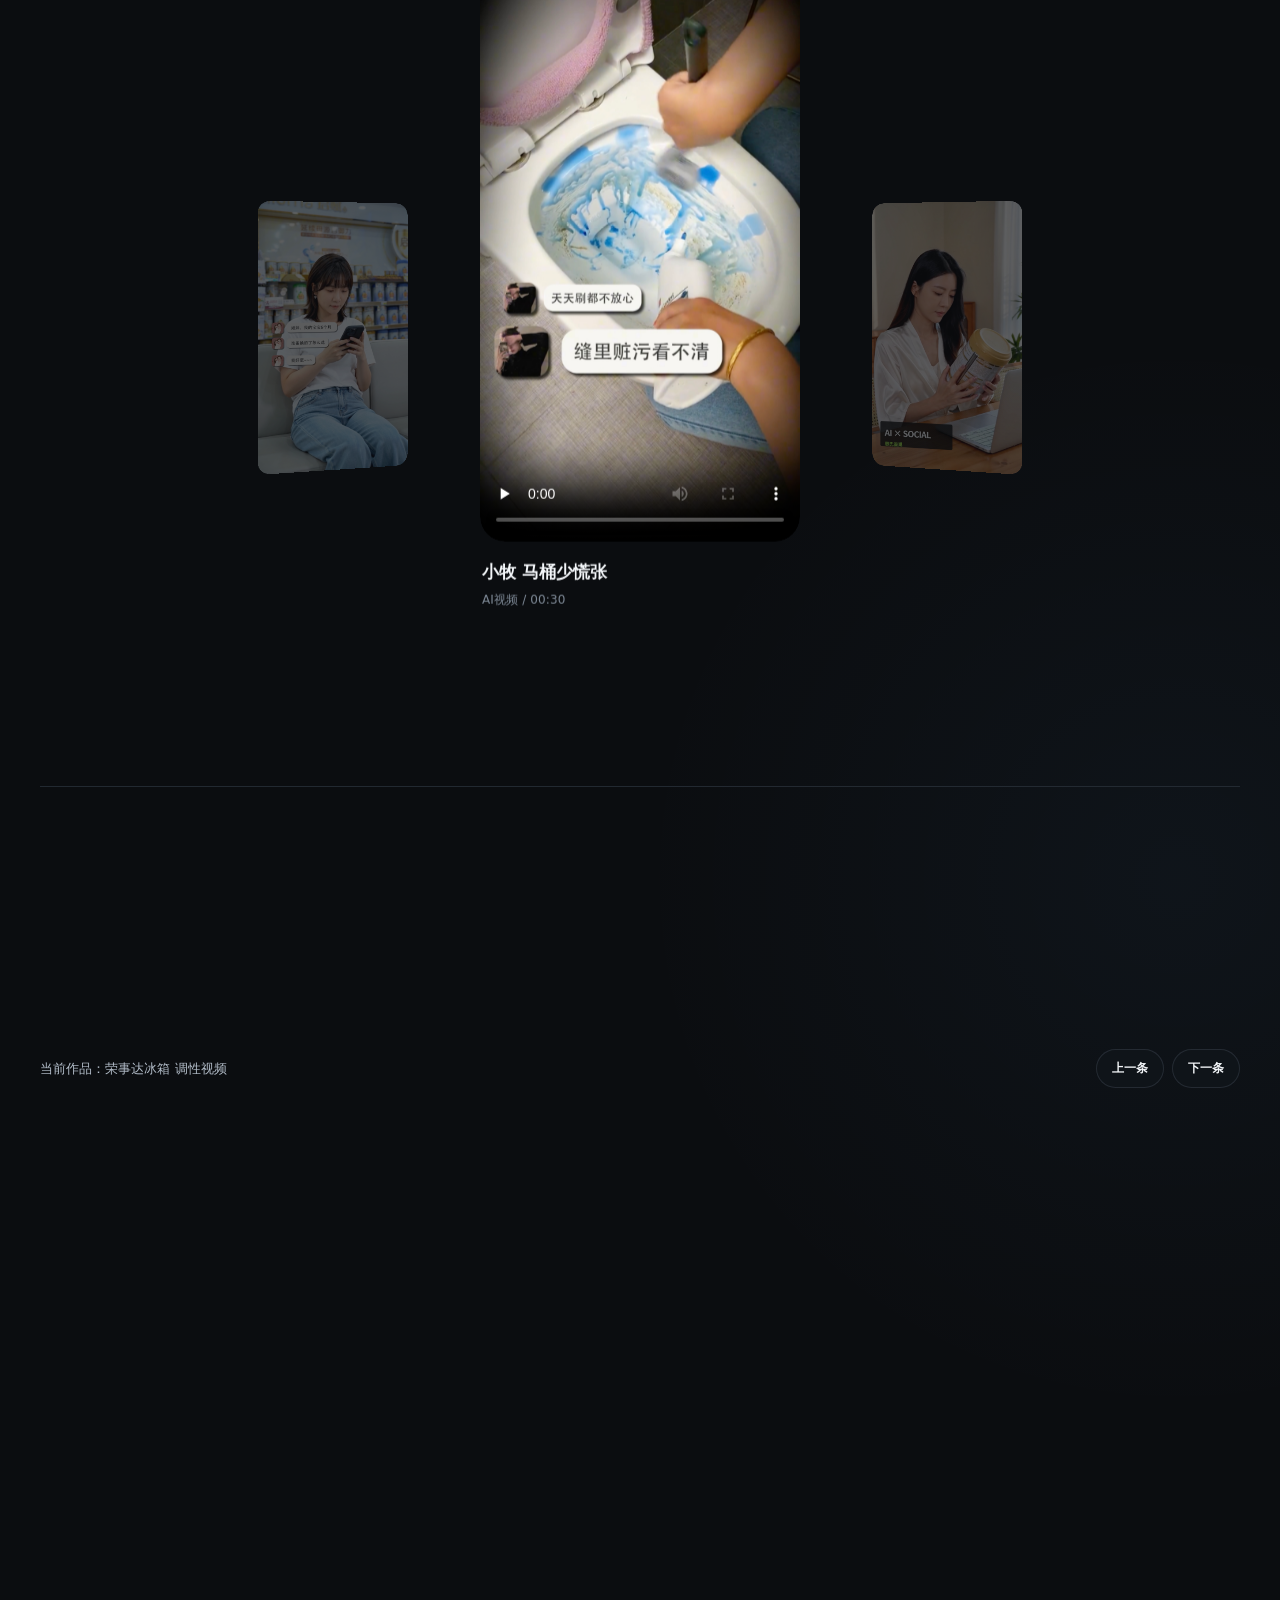
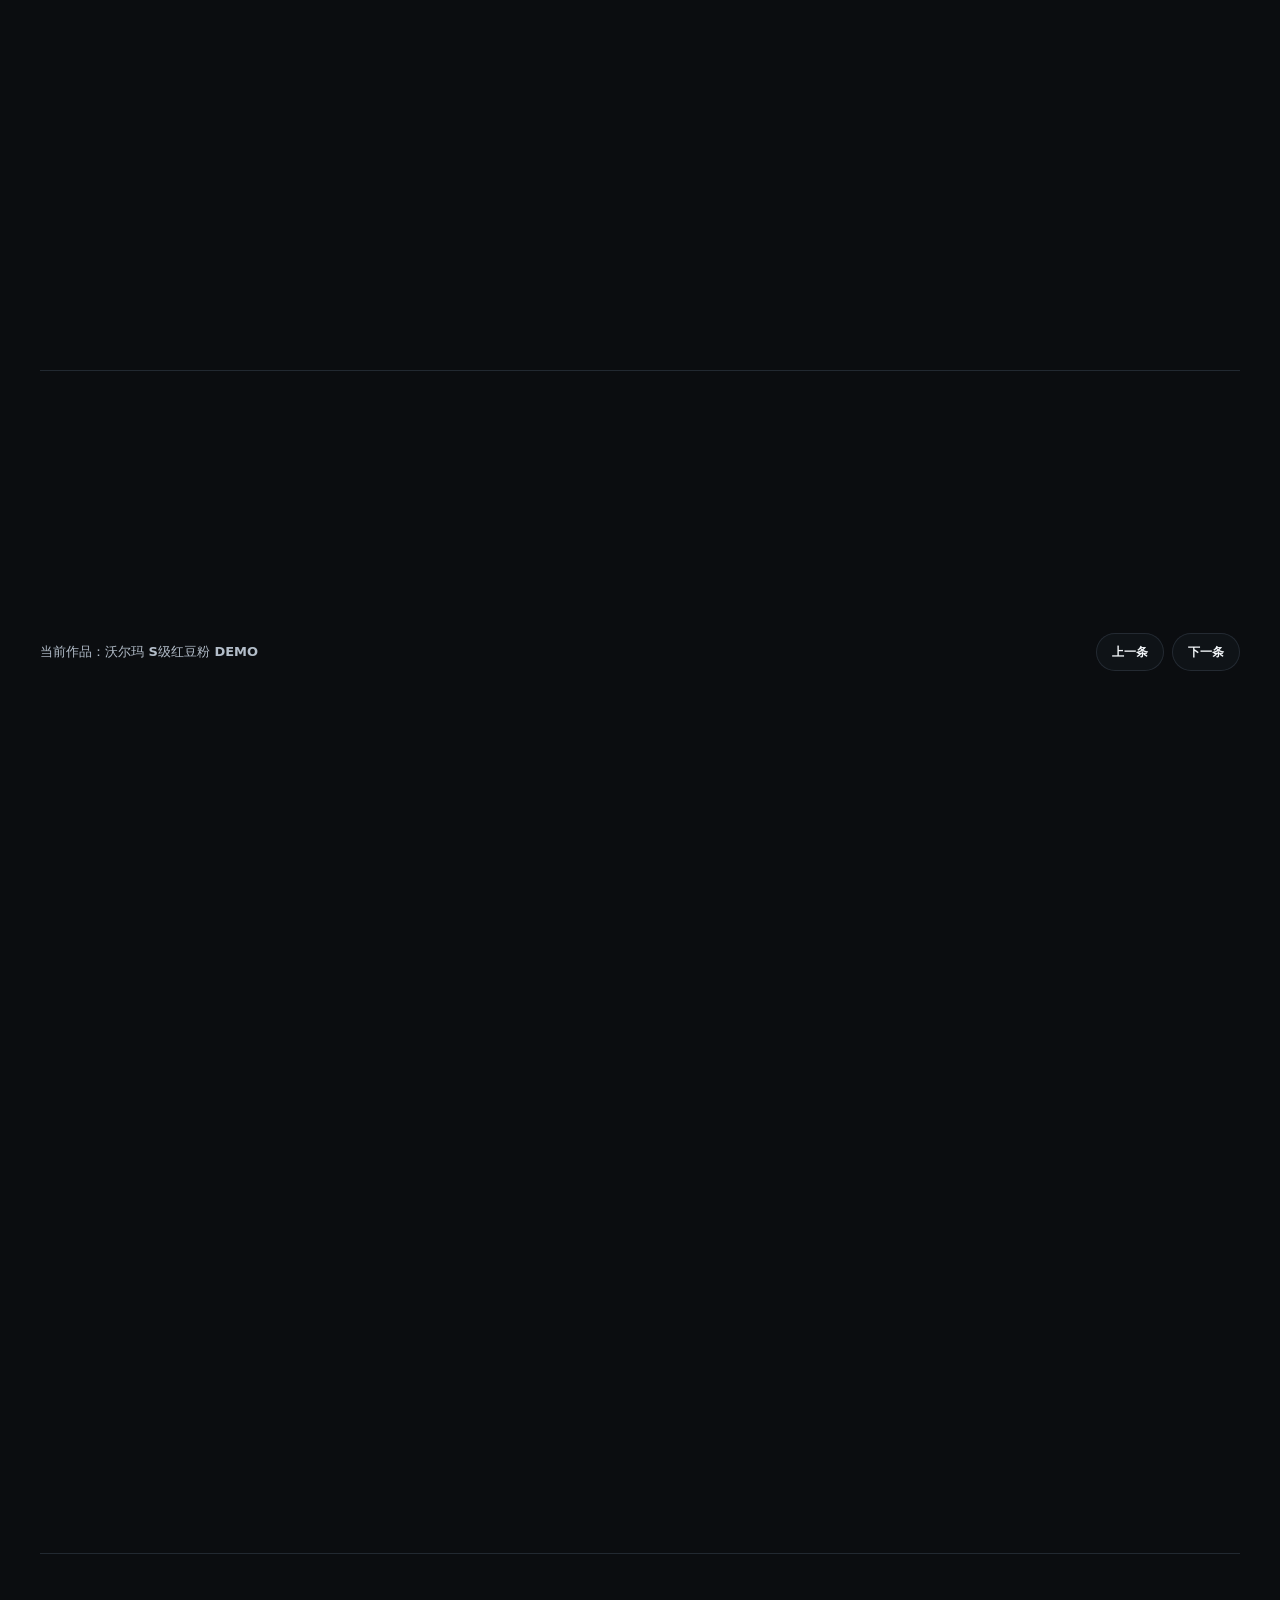
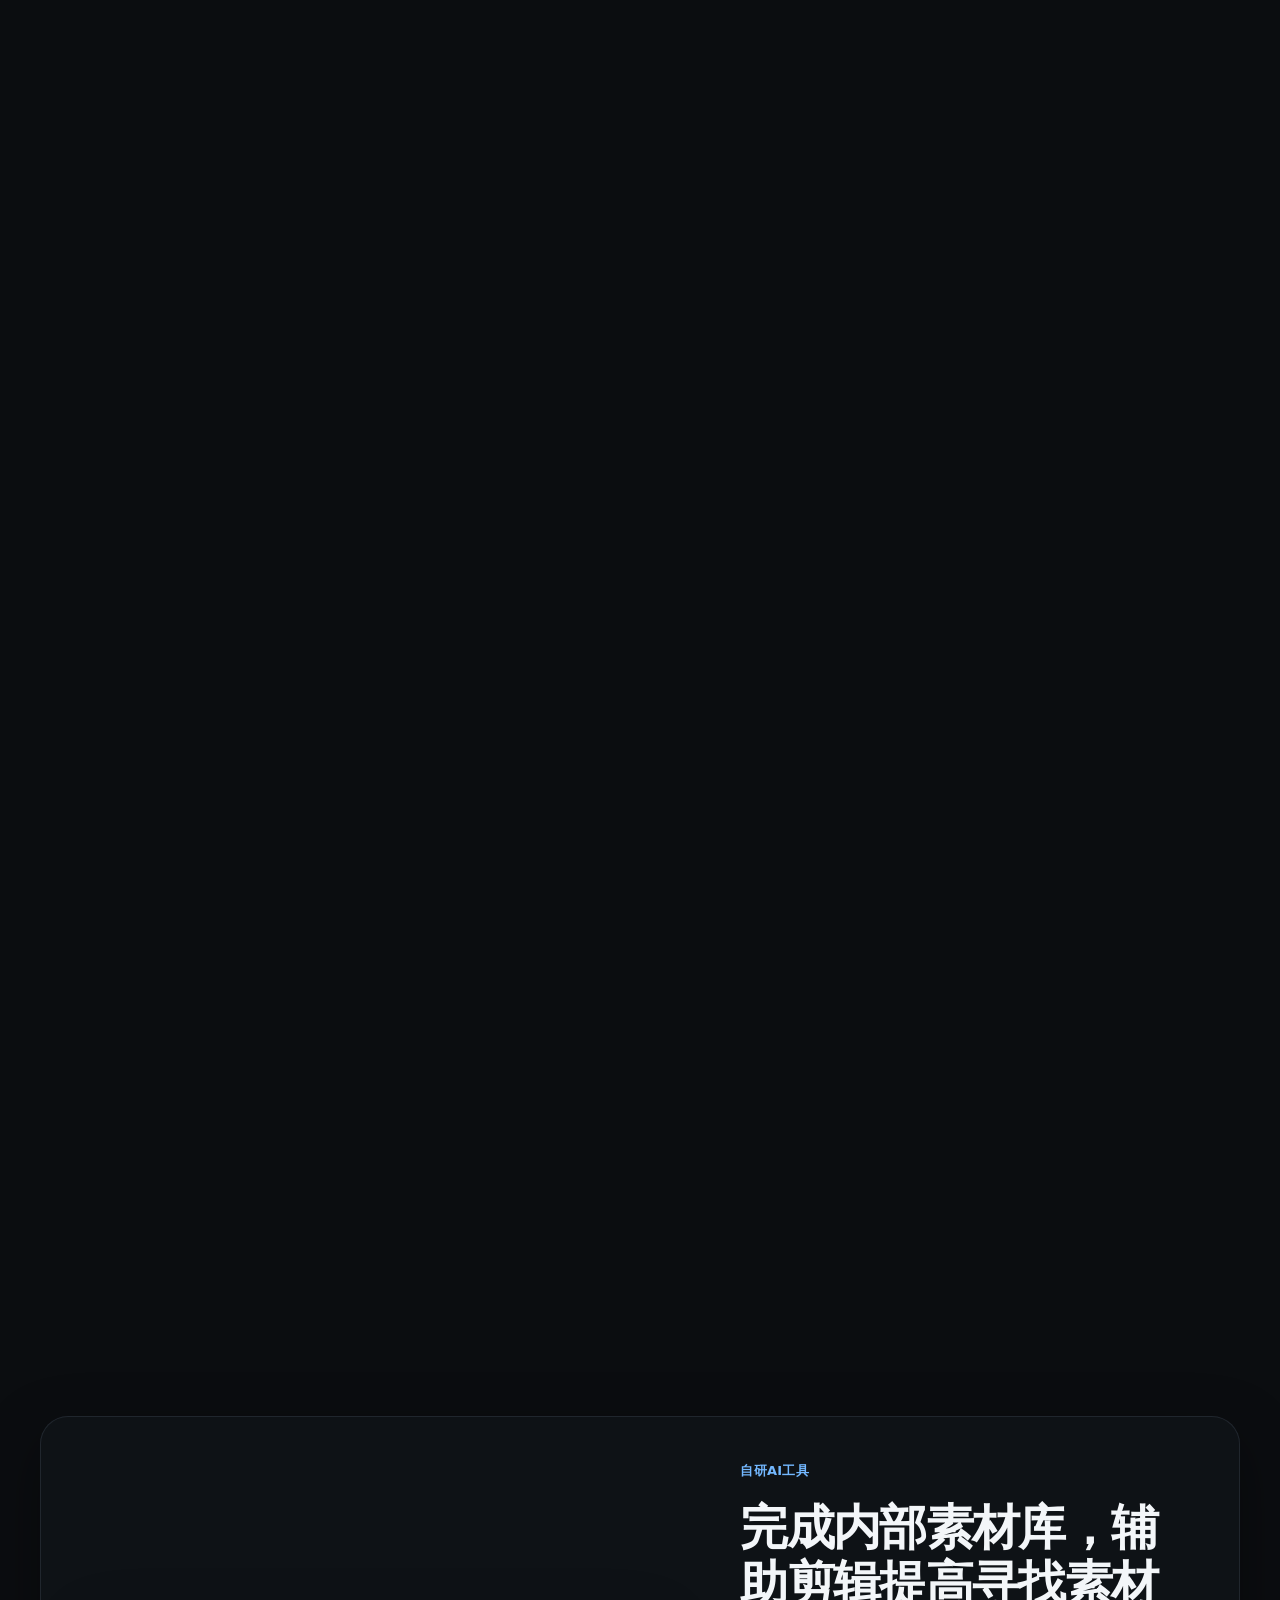
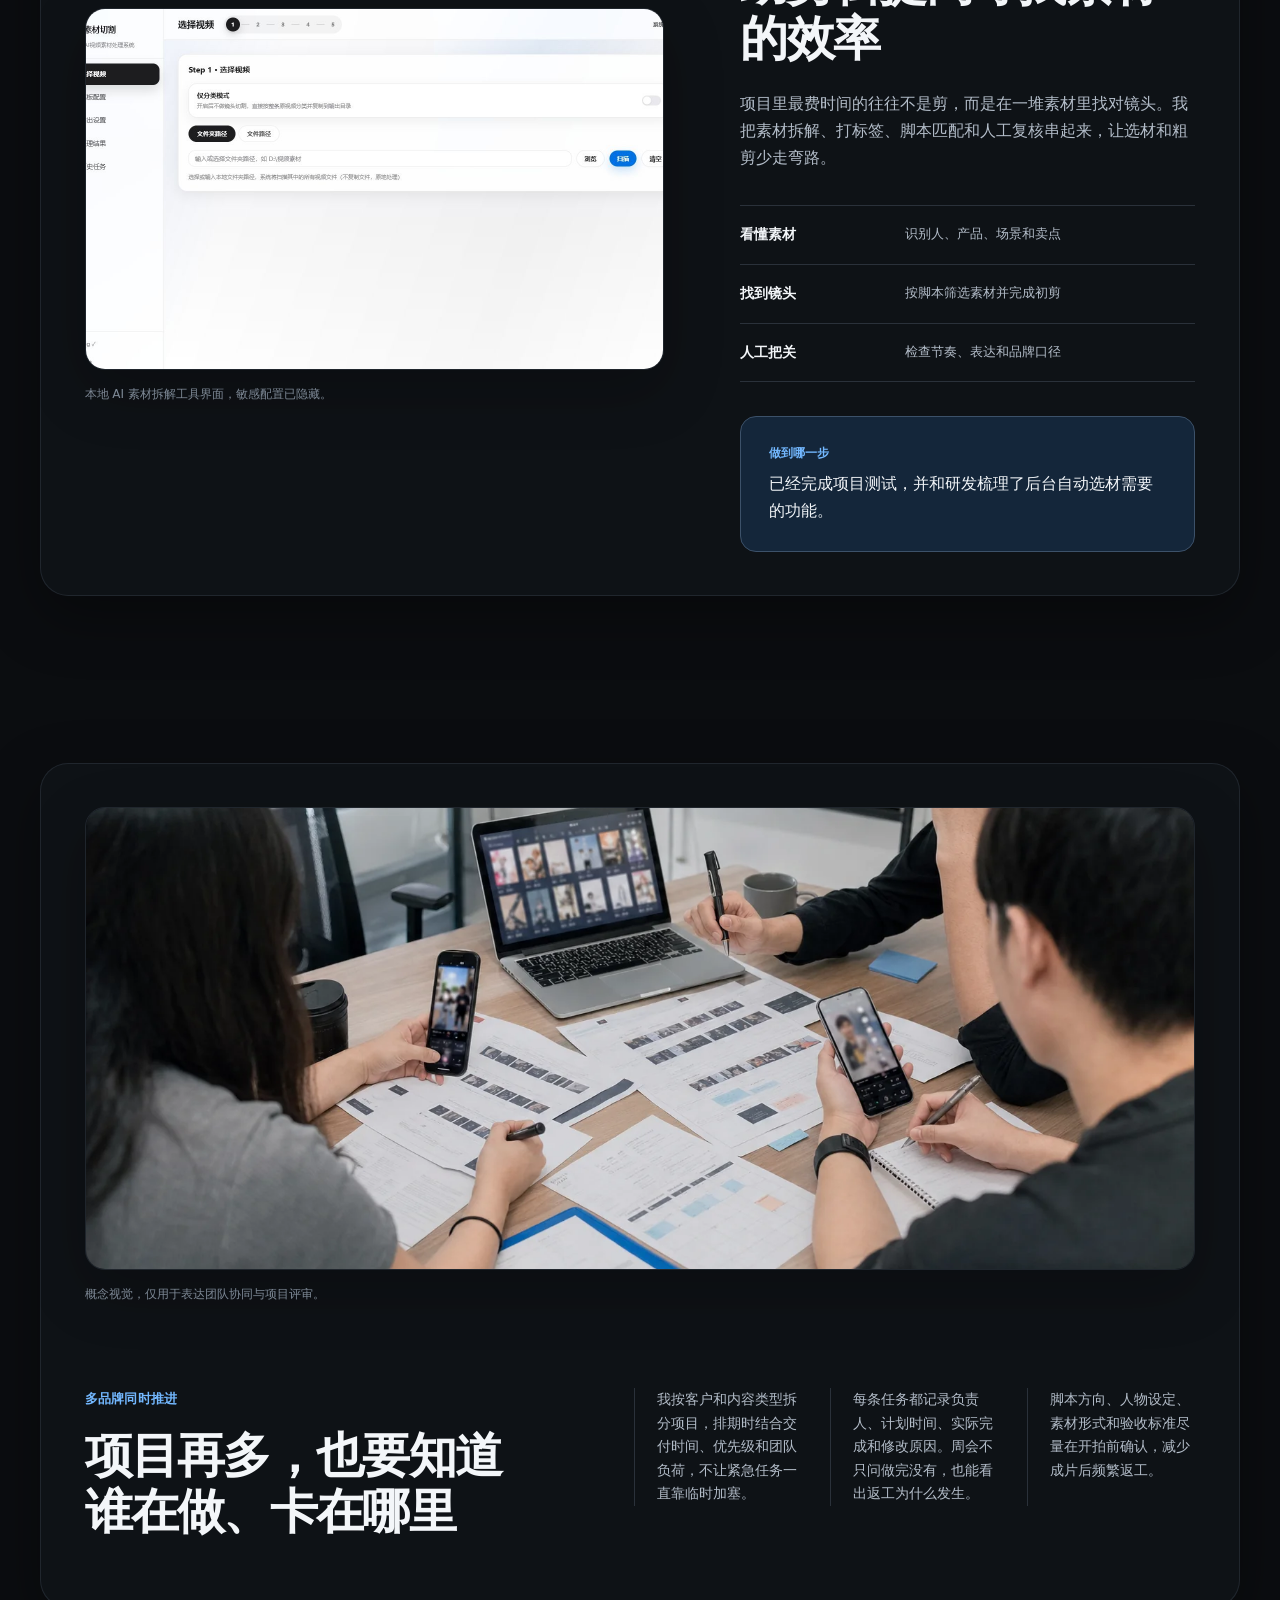
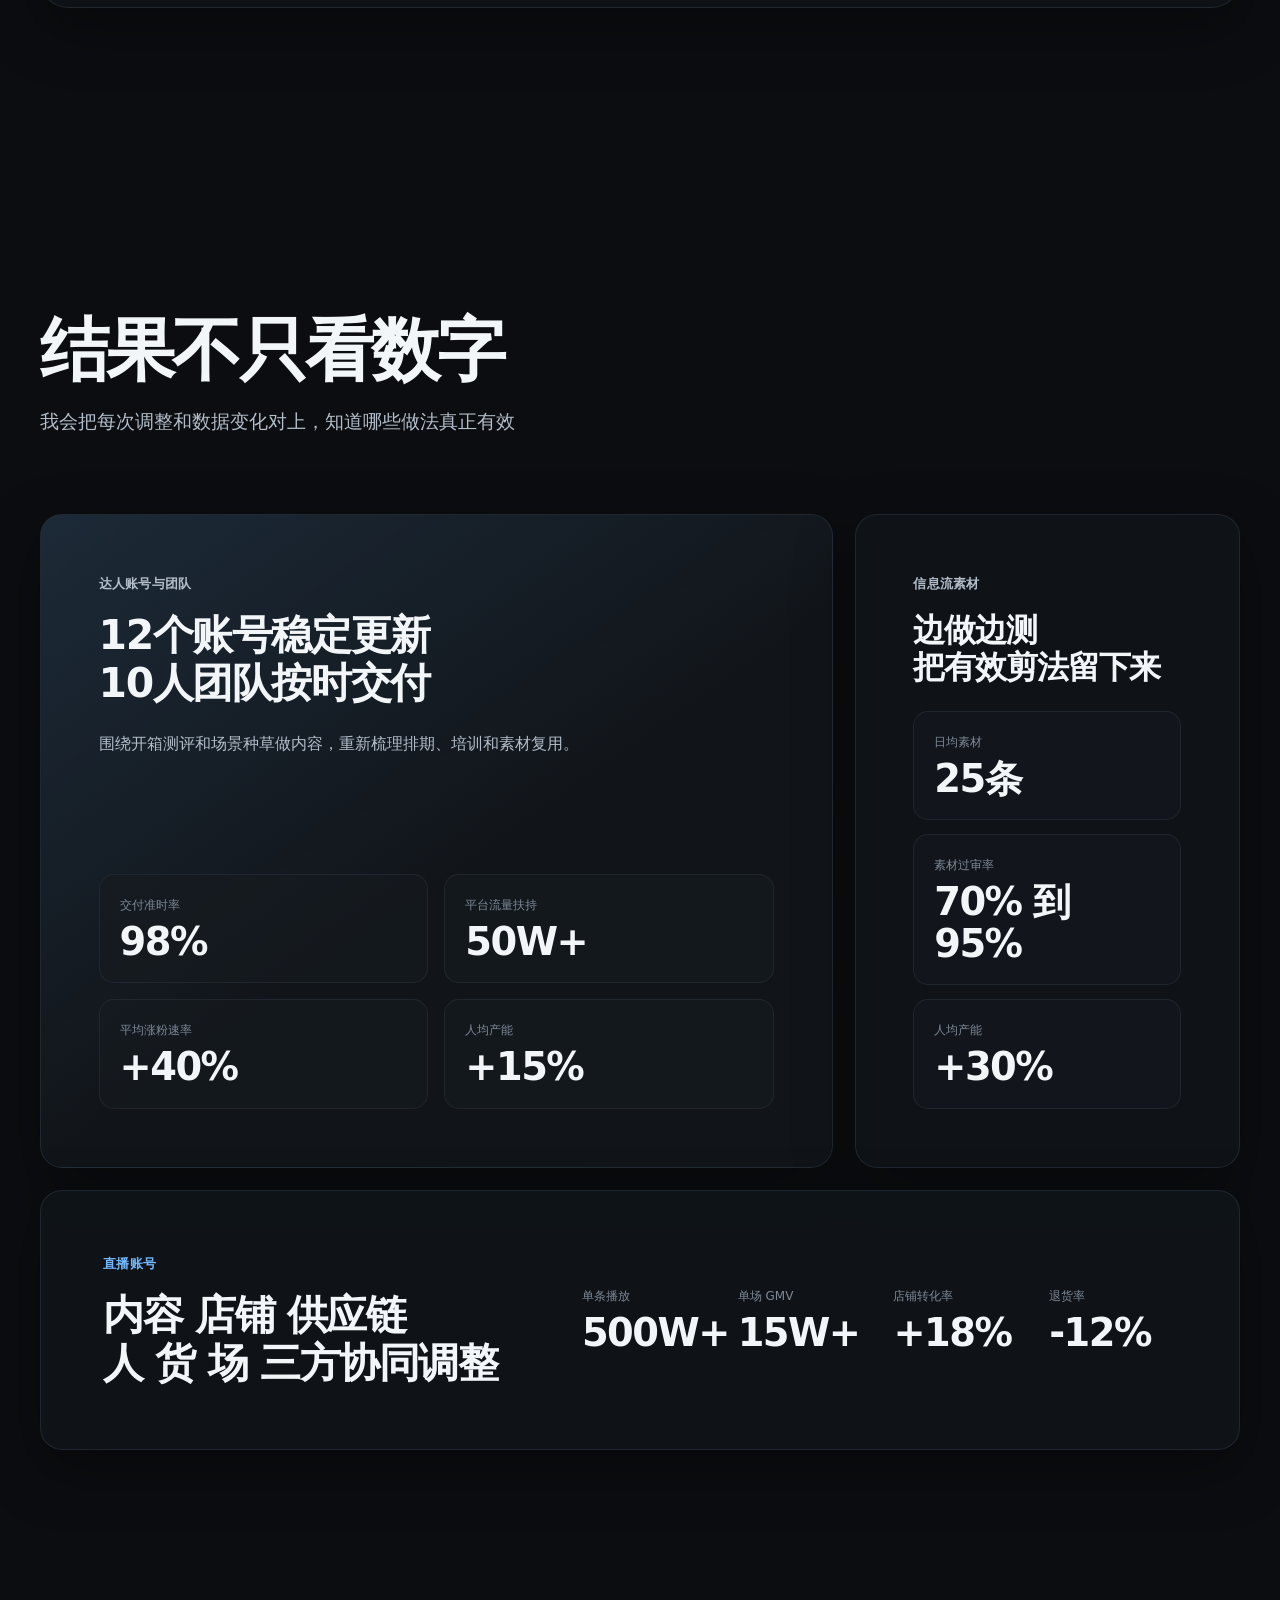
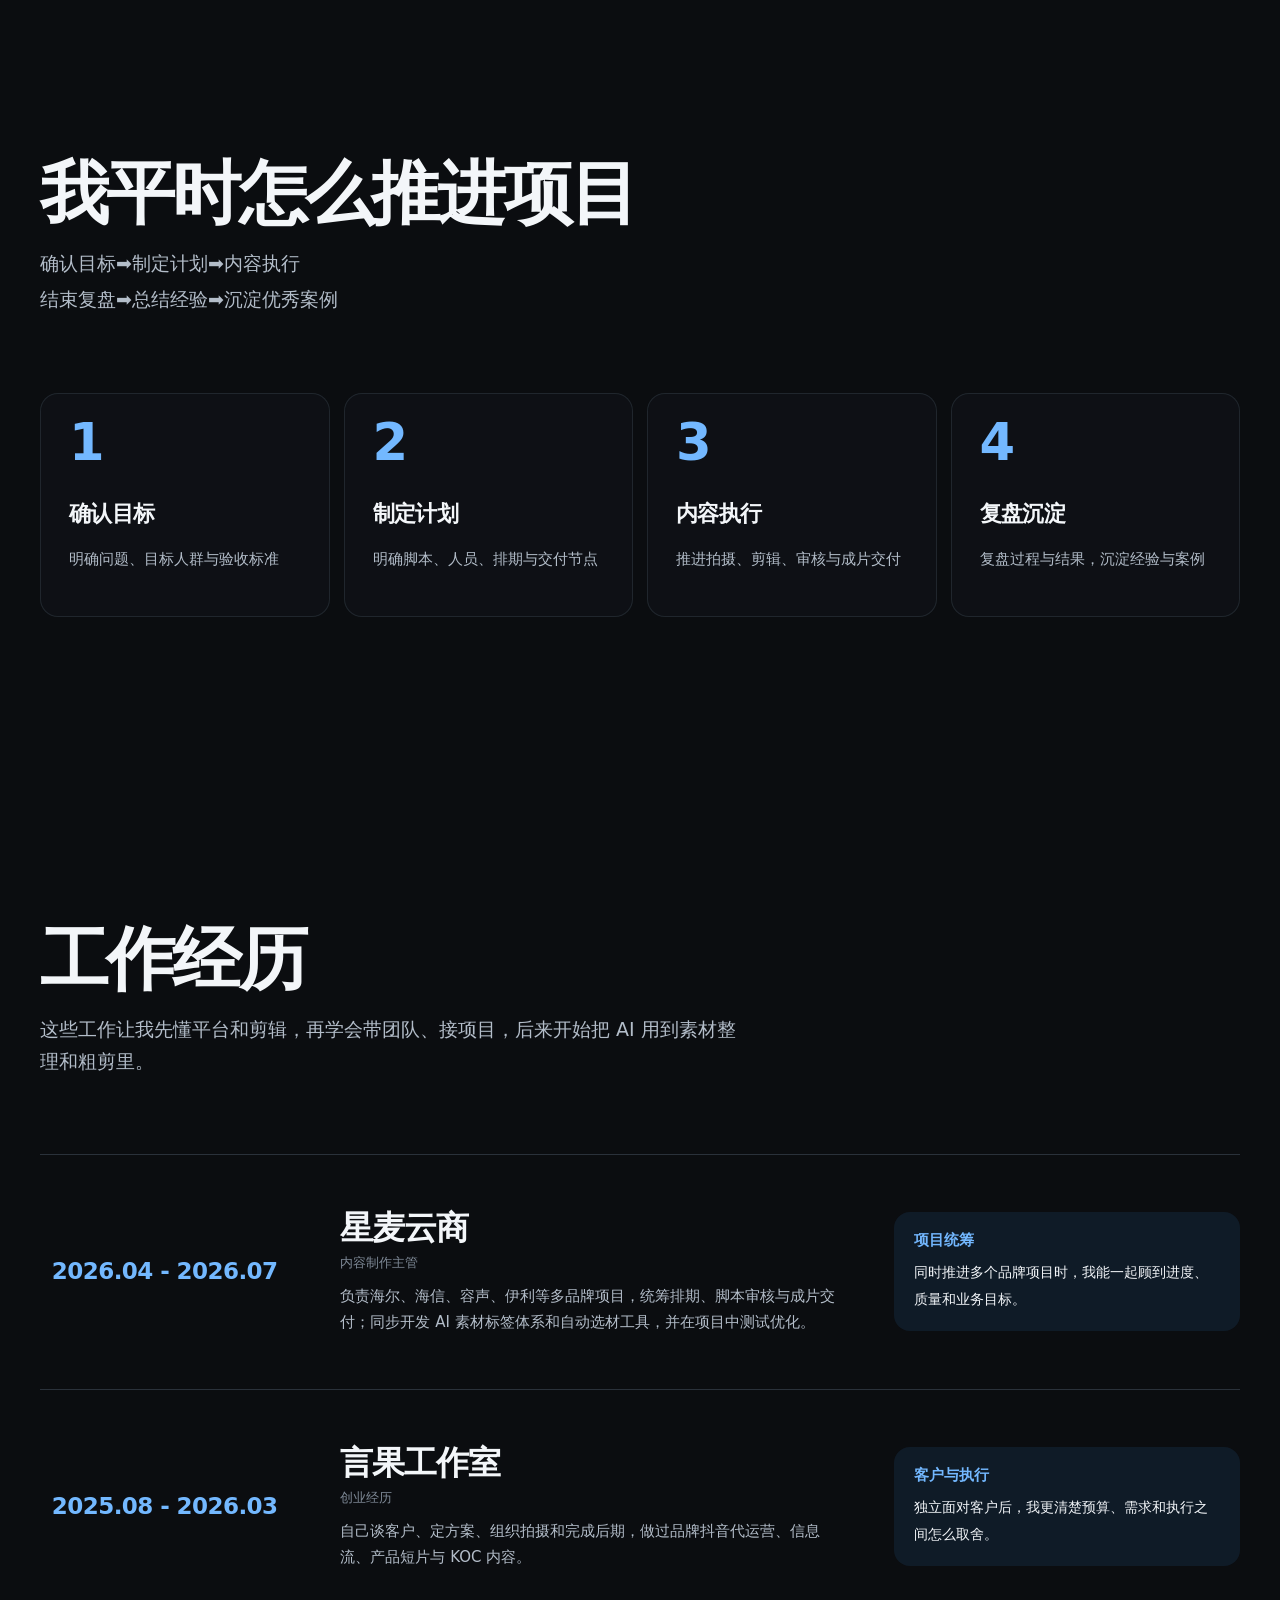
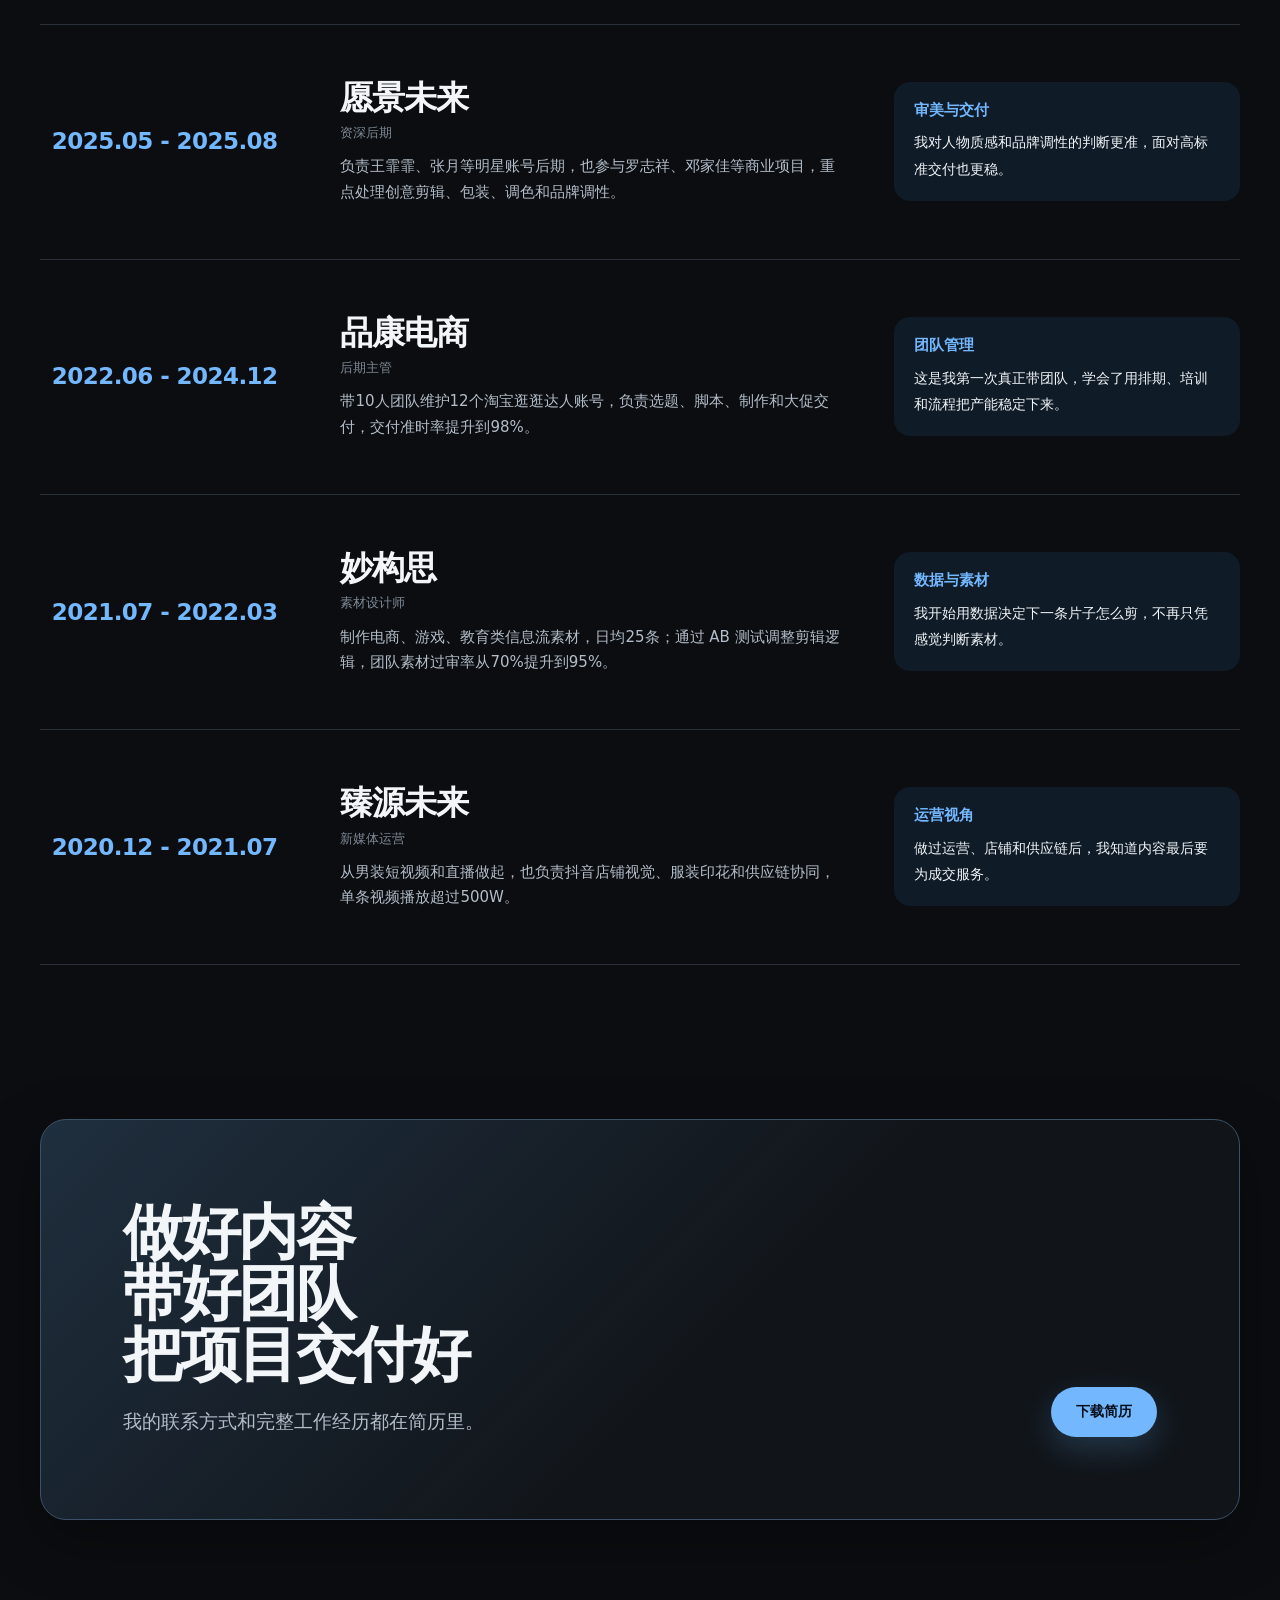
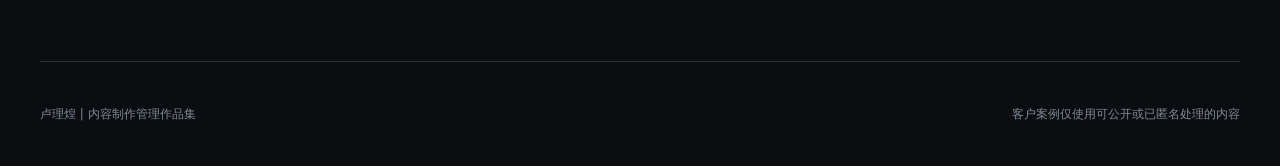
<file: split/index.html>
<!doctype html>
<html lang="zh-CN" data-theme="dark">
  <head>
    <meta charset="UTF-8" />
    <meta name="viewport" content="width=device-width, initial-scale=1" />
    <meta
      name="description"
      content="卢理煌的内容制作管理、AI 内容生产与品牌短视频项目作品集。"
    />
    <meta name="theme-color" content="#161617" />
    <link rel="icon" href="../assets/favicon.svg" type="image/svg+xml" />
    <title>卢理煌 | 内容制作管理作品集</title>
    <script>
      document.documentElement.classList.add("js");
      try {
        const savedTheme = localStorage.getItem("portfolio-theme-20260806");
        if (savedTheme === "dark" || savedTheme === "light") {
          document.documentElement.dataset.theme = savedTheme;
        }
      } catch {}
    </script>
    <link
      rel="preload"
      as="image"
      href="../assets/hero-studio-mobile.webp"
      media="(max-width: 720px)"
    />
    <link
      rel="preload"
      as="image"
      href="../assets/hero-studio.webp"
      media="(min-width: 721px)"
    />
    <link rel="stylesheet" href="styles.css?v=20260812-gallery" />
    <link rel="stylesheet" href="refinement.css?v=20260820-mobile-carousel-center" />
  </head>
  <body>
    <a class="skip-link" href="#main">跳到主要内容</a>

    <header class="site-header">
      <nav class="nav shell" aria-label="主导航">
        <a class="brand" href="#top" aria-label="卢理煌，返回作品集首页">
          <span>卢理煌</span>
          <small>CONTENT PRODUCTION</small>
        </a>

        <div class="nav-links" aria-label="页面章节">
          <a href="#library">作品库</a>
          <a href="#work">案例</a>
          <a href="#method">方法</a>
          <a href="#experience">经历</a>
        </div>

        <div class="nav-actions">
          <button class="theme-toggle" type="button" aria-label="切换到浅色主题">
            浅色
          </button>
          <a class="nav-resume" href="../assets/resume-2026.bin?v=06aa6073cb5e" download="卢理煌-简历-2026.pdf">简历 PDF</a>
        </div>
      </nav>
    </header>

    <main id="main">
      <section class="hero shell" id="top">
        <div class="hero-copy">
          <h1><span>把内容想清楚</span><span>把项目做稳</span></h1>
          <p class="hero-lead">短视频制作、团队管理和 AI 辅助剪辑</p>
          <div class="hero-actions">
            <a class="button button-primary" href="#work">查看案例</a>
            <a class="button button-resume" href="../assets/resume-2026.bin?v=06aa6073cb5e" download="卢理煌-简历-2026.pdf">下载简历</a>
          </div>
        </div>

        <figure class="hero-visual">
          <picture>
            <source media="(max-width: 720px)" srcset="../assets/hero-studio-mobile.webp" />
            <img
              src="../assets/hero-studio.webp"
              width="1536"
              height="1024"
              fetchpriority="high"
              alt="短视频制作工作台概念视觉，包含手机、竖屏剪辑画面和内容排期"
            />
          </picture>
        </figure>
      </section>

      <section class="proof shell reveal" aria-label="重点经验">
        <div class="proof-item">
          <strong>多品牌统筹</strong>
          <span>同时推进多个项目，顾好排期、质量和交付</span>
        </div>
        <div class="proof-item">
          <strong>内容全流程</strong>
          <span>从需求沟通、方案到拍摄和成片</span>
        </div>
        <div class="proof-item">
          <strong>团队与流程</strong>
          <span>用排期、培训和复盘稳定团队产能</span>
        </div>
        <div class="proof-item">
          <strong>数据与 AI</strong>
          <span>用测试和工具提高内容制作效率</span>
        </div>
      </section>

      <section class="section shell work-library" id="library" aria-labelledby="library-title">
        <header class="section-heading reveal">
          <h2 id="library-title">完整作品库</h2>
          <p>作品按原文件夹整理，包括达人内容、AI 视频、品牌主页、品牌短片和个人介绍</p>
        </header>

        <nav class="library-index reveal" aria-label="作品分类">
          <a href="#influencer-work"><span>达人作品</span><small>10条</small></a>
          <a href="#ai-video-work"><span>AI视频</span><small>3条</small></a>
          <a href="#brand-home-work"><span>品牌抖快主页</span><small>4条</small></a>
          <a href="#brand-film-work"><span>品牌内容短片</span><small>3条</small></a>
          <a href="#profile-work"><span>职场角色卡</span><small>1条</small></a>
        </nav>

        <section class="library-group" id="influencer-work" aria-labelledby="influencer-work-title">
          <header class="library-group-heading reveal">
            <h3 id="influencer-work-title">达人作品 <small>10条作品</small></h3>
            <p>达人账号内容、剧情短片、平台商单和产品测评，做过数码、美妆、医美与家电。</p>
          </header>

          <div class="library-grid library-grid-influencer reveal">
            <figure class="library-card">
              <div class="library-media library-media-portrait">
                <video
                  controls
                  preload="none"
                  playsinline
                  data-poster="../assets/covers-2026/01-iam.jpg"
                  aria-label="播放萌叔 IAM 空气净化器短视频"
                >
                  <source src="https://superlulu-2026-d0g5oi4nif2601252-1467294734.tcloudbaseapp.com/assets/hq-videos/influencer/mengshu-iam.m4v" type="video/mp4" />
                  当前浏览器不支持视频播放。
                </video>
              </div>
              <figcaption>
                <strong>萌叔 IAM 空气净化器</strong>
                <span>达人商单 / 02:17</span>
              </figcaption>
            </figure>

            <figure class="library-card">
              <div class="library-media library-media-portrait">
                <video
                  controls
                  preload="none"
                  playsinline
                  data-poster="../assets/covers-2026/02-daya-sequence.jpg"
                  aria-label="播放大牙医美内容"
                >
                  <source src="https://superlulu-2026-d0g5oi4nif2601252-1467294734.tcloudbaseapp.com/assets/hq-videos/influencer/daya-sequence.m4v" type="video/mp4" />
                  当前浏览器不支持视频播放。
                </video>
              </div>
              <figcaption>
                <strong>大牙 医美内容</strong>
                <span>达人商单 / 01:54</span>
              </figcaption>
            </figure>

            <figure class="library-card">
              <div class="library-media library-media-portrait">
                <video
                  controls
                  preload="none"
                  playsinline
                  data-poster="../assets/covers-2026/03-wangwang.jpg"
                  aria-label="播放汪汪碎冰冰 i人的两面性"
                >
                  <source src="https://superlulu-2026-d0g5oi4nif2601252-1467294734.tcloudbaseapp.com/assets/hq-videos/influencer/wangwang-introvert.m4v" type="video/mp4" />
                  当前浏览器不支持视频播放。
                </video>
              </div>
              <figcaption>
                <strong>汪汪碎冰冰 i人的两面性</strong>
                <span>达人商单 / 00:29</span>
              </figcaption>
            </figure>

            <figure class="library-card">
              <div class="library-media library-media-portrait">
                <video
                  controls
                  preload="none"
                  playsinline
                  data-poster="../assets/covers-2026/04-xiaowu.jpg"
                  aria-label="播放小吴 Z7x 游戏内容"
                >
                  <source src="https://superlulu-2026-d0g5oi4nif2601252-1467294734.tcloudbaseapp.com/assets/hq-videos/influencer/xiaowu-z7x.m4v" type="video/mp4" />
                  当前浏览器不支持视频播放。
                </video>
              </div>
              <figcaption>
                <strong>小吴 Z7x 游戏内容</strong>
                <span>达人商单 / 00:55</span>
              </figcaption>
            </figure>

            <figure class="library-card">
              <div class="library-media library-media-portrait">
                <video
                  controls
                  preload="none"
                  playsinline
                  data-poster="../assets/covers-2026/05-samsung.jpg"
                  aria-label="播放三星 S24 Ultra 商单"
                >
                  <source src="https://superlulu-2026-d0g5oi4nif2601252-1467294734.tcloudbaseapp.com/assets/hq-videos/influencer/samsung-s24.m4v" type="video/mp4" />
                  当前浏览器不支持视频播放。
                </video>
              </div>
              <figcaption>
                <strong>三星 S24 Ultra 商单</strong>
                <span>达人商单 / 00:48</span>
              </figcaption>
            </figure>

            <figure class="library-card">
              <div class="library-media library-media-portrait">
                <video
                  controls
                  preload="none"
                  playsinline
                  data-poster="../assets/covers-2026/06-fox-eyeliner.jpg"
                  aria-label="播放狐系眼线美妆商单"
                >
                  <source src="https://superlulu-2026-d0g5oi4nif2601252-1467294734.tcloudbaseapp.com/assets/hq-videos/influencer/fox-eyeliner.m4v" type="video/mp4" />
                  当前浏览器不支持视频播放。
                </video>
              </div>
              <figcaption>
                <strong>美妆 狐系眼线</strong>
                <span>达人商单 / 00:56</span>
              </figcaption>
            </figure>

            <figure class="library-card">
              <div class="library-media library-media-portrait">
                <video
                  controls
                  preload="none"
                  playsinline
                  data-poster="../assets/covers-2026/07-mova.jpg"
                  aria-label="播放霸道总柴 MOVA 吸尘器短视频"
                >
                  <source src="https://superlulu-2026-d0g5oi4nif2601252-1467294734.tcloudbaseapp.com/assets/hq-videos/influencer/mova-vacuum.m4v" type="video/mp4" />
                  当前浏览器不支持视频播放。
                </video>
              </div>
              <figcaption>
                <strong>霸道总柴 MOVA 吸尘器</strong>
                <span>达人商单 / 01:44</span>
              </figcaption>
            </figure>

            <figure class="library-card">
              <div class="library-media library-media-portrait">
                <video
                  controls
                  preload="none"
                  playsinline
                  data-poster="../assets/covers-2026/08-daya-medical.jpg"
                  aria-label="播放大牙医美项目"
                >
                  <source src="https://superlulu-2026-d0g5oi4nif2601252-1467294734.tcloudbaseapp.com/assets/hq-videos/influencer/daya-medical.m4v" type="video/mp4" />
                  当前浏览器不支持视频播放。
                </video>
              </div>
              <figcaption>
                <strong>大牙 医美项目</strong>
                <span>达人商单 / 01:39</span>
              </figcaption>
            </figure>

            <figure class="library-card">
              <div class="library-media library-media-portrait">
                <video
                  controls
                  preload="none"
                  playsinline
                  data-poster="../assets/covers-2026/09-aopu.jpg"
                  aria-label="播放萌叔奥普 Smart 浴霸短视频"
                >
                  <source src="https://superlulu-2026-d0g5oi4nif2601252-1467294734.tcloudbaseapp.com/assets/hq-videos/influencer/aopu-smart.m4v" type="video/mp4" />
                  当前浏览器不支持视频播放。
                </video>
              </div>
              <figcaption>
                <strong>萌叔 奥普 Smart 浴霸</strong>
                <span>达人商单 / 02:05</span>
              </figcaption>
            </figure>

            <figure class="library-card">
              <div class="library-media library-media-portrait">
                <video
                  controls
                  preload="none"
                  playsinline
                  data-poster="../assets/covers-2026/10-drama.jpg"
                  aria-label="播放达人剧情短片"
                >
                  <source src="https://superlulu-2026-d0g5oi4nif2601252-1467294734.tcloudbaseapp.com/assets/hq-videos/influencer/cut-11.m4v" type="video/mp4" />
                  当前浏览器不支持视频播放。
                </video>
              </div>
              <figcaption>
                <strong>达人剧情短片</strong>
                <span>达人内容 / 01:41</span>
              </figcaption>
            </figure>
          </div>
        </section>

        <section class="library-group" id="ai-video-work" aria-labelledby="ai-video-work-title">
          <header class="library-group-heading reveal">
            <h3 id="ai-video-work-title">AI视频 <small>3条作品</small></h3>
            <p>按项目归档的 AI 内容样片，保留不同平台的画面表达与内容节奏。</p>
          </header>

          <div class="library-grid library-grid-ai reveal">
            <figure class="library-card">
              <div class="library-media library-media-portrait">
                <video
                  controls
                  preload="none"
                  playsinline
                  data-poster="../assets/covers-2026/11-ai-xiaomu.jpg?v=2"
                  aria-label="播放小牧马桶少慌张 AI 视频"
                >
                  <source src="https://superlulu-2026-d0g5oi4nif2601252-1467294734.tcloudbaseapp.com/assets/hq-videos/ai/xiaomu-toilet.m4v" type="video/mp4" />
                  当前浏览器不支持视频播放。
                </video>
              </div>
              <figcaption>
                <strong>小牧 马桶少慌张</strong>
                <span>AI视频 / 00:30</span>
              </figcaption>
            </figure>

            <figure class="library-card">
              <div class="library-media library-media-portrait">
                <video
                  controls
                  preload="none"
                  playsinline
                  data-poster="../assets/covers-2026/12-ai-wyeth.jpg"
                  aria-label="播放惠氏雀巢小红书 AI 视频"
                >
                  <source src="https://superlulu-2026-d0g5oi4nif2601252-1467294734.tcloudbaseapp.com/assets/hq-videos/ai/wyeth-nestle-red.m4v" type="video/mp4" />
                  当前浏览器不支持视频播放。
                </video>
              </div>
              <figcaption>
                <strong>惠氏雀巢 小红书</strong>
                <span>AI视频 / 00:39</span>
              </figcaption>
            </figure>

            <figure class="library-card">
              <div class="library-media library-media-portrait">
                <video
                  controls
                  preload="none"
                  playsinline
                  data-poster="../assets/covers-2026/13-ai-nestle.jpg?v=2"
                  aria-label="播放雀巢启赋抖音 AI 视频"
                >
                  <source src="https://superlulu-2026-d0g5oi4nif2601252-1467294734.tcloudbaseapp.com/assets/hq-videos/ai/nestle-illuma-douyin.m4v" type="video/mp4" />
                  当前浏览器不支持视频播放。
                </video>
              </div>
              <figcaption>
                <strong>雀巢启赋 抖音</strong>
                <span>AI视频 / 00:22</span>
              </figcaption>
            </figure>
          </div>
        </section>

        <section class="library-group" id="brand-home-work" aria-labelledby="brand-home-work-title">
          <header class="library-group-heading reveal">
            <h3 id="brand-home-work-title">品牌抖快主页 <small>4条作品</small></h3>
            <p>用于品牌抖音、快手主页的调性内容与直播引流短片。</p>
          </header>

          <div class="library-strip reveal" aria-label="品牌抖音和快手主页作品">
            <figure class="library-card">
              <div class="library-media library-media-portrait">
                <video
                  controls
                  preload="none"
                  playsinline
                  data-poster="../assets/covers-2026/14-fridge-tone.jpg"
                  aria-label="播放荣事达冰箱调性视频"
                >
                  <source src="https://superlulu-2026-d0g5oi4nif2601252-1467294734.tcloudbaseapp.com/assets/hq-videos/brand/fridge-tone.m4v" type="video/mp4" />
                  当前浏览器不支持视频播放。
                </video>
              </div>
              <figcaption>
                <strong>荣事达冰箱 调性视频</strong>
                <span>品牌主页 / 00:46</span>
              </figcaption>
            </figure>

            <figure class="library-card">
              <div class="library-media library-media-portrait">
                <video
                  controls
                  preload="none"
                  playsinline
                  data-poster="../assets/covers-2026/15-washer-tone.jpg"
                  aria-label="播放荣事达洗衣机调性视频"
                >
                  <source src="https://superlulu-2026-d0g5oi4nif2601252-1467294734.tcloudbaseapp.com/assets/hq-videos/brand/washer-tone.m4v" type="video/mp4" />
                  当前浏览器不支持视频播放。
                </video>
              </div>
              <figcaption>
                <strong>荣事达洗衣机 调性视频</strong>
                <span>品牌主页 / 01:08</span>
              </figcaption>
            </figure>

            <figure class="library-card">
              <div class="library-media library-media-portrait">
                <video
                  controls
                  preload="none"
                  playsinline
                  data-poster="../assets/covers-2026/16-washer-live.jpg"
                  aria-label="播放荣事达洗衣机直播引流视频"
                >
                  <source src="https://superlulu-2026-d0g5oi4nif2601252-1467294734.tcloudbaseapp.com/assets/hq-videos/brand/washer-live.m4v" type="video/mp4" />
                  当前浏览器不支持视频播放。
                </video>
              </div>
              <figcaption>
                <strong>荣事达洗衣机 直播引流</strong>
                <span>品牌主页 / 00:20</span>
              </figcaption>
            </figure>

            <figure class="library-card">
              <div class="library-media library-media-portrait">
                <video
                  controls
                  preload="none"
                  playsinline
                  data-poster="../assets/covers-2026/17-fridge-live.jpg"
                  aria-label="播放荣事达冰箱直播引流视频"
                >
                  <source src="https://superlulu-2026-d0g5oi4nif2601252-1467294734.tcloudbaseapp.com/assets/hq-videos/brand/fridge-live.m4v" type="video/mp4" />
                  当前浏览器不支持视频播放。
                </video>
              </div>
              <figcaption>
                <strong>荣事达冰箱 直播引流</strong>
                <span>品牌主页 / 00:34</span>
              </figcaption>
            </figure>

          </div>
        </section>

        <section class="library-group" id="brand-film-work" aria-labelledby="brand-film-work-title">
          <header class="library-group-heading reveal">
            <h3 id="brand-film-work-title">品牌内容短片 <small>3条作品</small></h3>
            <p>品牌产品和活动内容，包含横屏成片与竖屏短视频。</p>
          </header>

          <div class="library-grid library-grid-tvc reveal">
            <figure class="library-card library-card-tvc-portrait">
              <div class="library-media library-media-portrait">
                <video
                  controls
                  preload="none"
                  playsinline
                  data-poster="../assets/covers-2026/18-walmart.jpg"
                  aria-label="播放沃尔玛 S 级红豆粉 DEMO"
                >
                  <source src="https://superlulu-2026-d0g5oi4nif2601252-1467294734.tcloudbaseapp.com/assets/hq-videos/tvc/walmart-red-bean.m4v" type="video/mp4" />
                  当前浏览器不支持视频播放。
                </video>
              </div>
              <figcaption>
                <strong>沃尔玛 S级红豆粉 DEMO</strong>
                <span>品牌短片 / 00:59</span>
              </figcaption>
            </figure>

            <figure class="library-card library-card-tvc-wide">
              <div class="library-media library-media-landscape">
                <video
                  controls
                  preload="none"
                  playsinline
                  data-poster="../assets/covers-2026/19-product-focus.jpg"
                  aria-label="播放产品为主品牌短片"
                >
                  <source src="https://superlulu-2026-d0g5oi4nif2601252-1467294734.tcloudbaseapp.com/assets/hq-videos/tvc/product-focus.m4v" type="video/mp4" />
                  当前浏览器不支持视频播放。
                </video>
              </div>
              <figcaption>
                <strong>产品为主</strong>
                <span>品牌短片 / 00:32</span>
              </figcaption>
            </figure>

            <figure class="library-card library-card-tvc-wide">
              <div class="library-media library-media-landscape">
                <video
                  controls
                  preload="none"
                  playsinline
                  data-poster="../assets/covers-2026/20-night-event.jpg"
                  aria-label="播放仙得之夜品牌短片"
                >
                  <source src="https://superlulu-2026-d0g5oi4nif2601252-1467294734.tcloudbaseapp.com/assets/hq-videos/tvc/night-event.m4v" type="video/mp4" />
                  当前浏览器不支持视频播放。
                </video>
              </div>
              <figcaption>
                <strong>仙得之夜</strong>
                <span>品牌短片 / 02:32</span>
              </figcaption>
            </figure>
          </div>
        </section>

        <section class="library-group" id="profile-work" aria-labelledby="profile-work-title">
          <header class="library-group-heading reveal">
            <h3 id="profile-work-title">职场角色卡 <small>约两年前拍摄</small></h3>
            <p>这条视频拍摄于约两年前，保留作为个人经历和表达方式参考。</p>
          </header>

          <figure class="library-card library-card-profile reveal">
            <div class="library-media library-media-landscape">
              <video
                controls
                preload="none"
                playsinline
                data-poster="../assets/covers-2026/21-profile.jpg"
                aria-label="播放卢理煌职场角色卡"
              >
                <source src="https://superlulu-2026-d0g5oi4nif2601252-1467294734.tcloudbaseapp.com/assets/hq-videos/profile/career-profile.m4v" type="video/mp4" />
                当前浏览器不支持视频播放。
              </video>
            </div>
            <figcaption>
              <strong>卢理煌 职场角色卡</strong>
              <span>个人介绍 / 约两年前拍摄 / 02:09</span>
            </figcaption>
          </figure>
        </section>


      </section>

      <section class="section shell" id="work">
        <header class="section-heading reveal">
          <h2>代表案例</h2>
          <p>除了成片，我也想把项目卡在哪里、后来怎么理顺说清楚。</p>
        </header>

        <article class="case case-ai reveal" id="ai-case">
          <figure class="case-media case-media-ui">
            <img
              src="../assets/ai-video-cutter-ui.png"
              width="1280"
              height="720"
              loading="lazy"
              alt="AI 视频素材拆解工具操作界面，包含素材选择、模板配置和输出设置"
            />
            <figcaption>本地 AI 素材拆解工具界面，敏感配置已隐藏。</figcaption>
          </figure>

          <div class="case-copy">
            <p class="case-kicker">自研AI工具</p>
            <h3>完成内部素材库，辅助剪辑提高寻找素材的效率</h3>
            <p>
              项目里最费时间的往往不是剪，而是在一堆素材里找对镜头。我把素材拆解、打标签、脚本匹配和人工复核串起来，让选材和粗剪少走弯路。
            </p>

            <div class="flow-line" aria-label="AI 内容生产流程">
              <span><strong>看懂素材</strong><small>识别人、产品、场景和卖点</small></span>
              <span><strong>找到镜头</strong><small>按脚本筛选素材并完成初剪</small></span>
              <span><strong>人工把关</strong><small>检查节奏、表达和品牌口径</small></span>
            </div>

            <div class="case-outcome">
              <span>做到哪一步</span>
              <p>已经完成项目测试，并和研发梳理了后台自动选材需要的功能。</p>
            </div>
          </div>
        </article>

        <article class="case case-operations reveal" id="delivery-case">
          <figure class="wide-media">
            <img
              src="../assets/team-review.webp"
              width="1536"
              height="1024"
              loading="lazy"
              alt="短视频团队使用手机和竖屏素材进行评审与排期的概念视觉"
            />
            <figcaption>概念视觉，仅用于表达团队协同与项目评审。</figcaption>
          </figure>

          <div class="operations-grid">
            <div>
              <p class="case-kicker">多品牌同时推进</p>
              <h3>项目再多，也要知道谁在做、卡在哪里</h3>
            </div>
            <div class="operations-detail">
              <p>
                我按客户和内容类型拆分项目，排期时结合交付时间、优先级和团队负荷，不让紧急任务一直靠临时加塞。
              </p>
              <p>
                每条任务都记录负责人、计划时间、实际完成和修改原因。周会不只问做完没有，也能看出返工为什么发生。
              </p>
              <p>
                脚本方向、人物设定、素材形式和验收标准尽量在开拍前确认，减少成片后频繁返工。
              </p>
            </div>
          </div>
        </article>
      </section>

      <section class="section shell results" id="results" aria-labelledby="results-title">
        <header class="section-heading reveal">
          <h2 id="results-title">结果不只看数字</h2>
          <p>我会把每次调整和数据变化对上，知道哪些做法真正有效</p>
        </header>

        <div class="results-grid">
          <article class="result-tile result-major reveal">
            <div>
              <p class="result-label">达人账号与团队</p>
              <h3><span>12个账号稳定更新</span><span>10人团队按时交付</span></h3>
              <p>围绕开箱测评和场景种草做内容，重新梳理排期、培训和素材复用。</p>
            </div>
            <dl class="metric-cluster">
              <div><dt>交付准时率</dt><dd>98%</dd></div>
              <div><dt>平台流量扶持</dt><dd>50W+</dd></div>
              <div><dt>平均涨粉速率</dt><dd>+40%</dd></div>
              <div><dt>人均产能</dt><dd>+15%</dd></div>
            </dl>
          </article>

          <article class="result-tile result-standard reveal">
            <p class="result-label">信息流素材</p>
            <h3><span>边做边测</span><span>把有效剪法留下来</span></h3>
            <dl class="metric-stack">
              <div><dt>日均素材</dt><dd>25条</dd></div>
              <div><dt>素材过审率</dt><dd>70% 到 95%</dd></div>
              <div><dt>人均产能</dt><dd>+30%</dd></div>
            </dl>
          </article>

          <article class="result-band reveal">
            <div>
              <p class="result-label">直播账号</p>
              <h3>内容 店铺 供应链<br />人 货 场 三方协同调整</h3>
            </div>
            <dl>
              <div><dt>单条播放</dt><dd>500W+</dd></div>
              <div><dt>单场 GMV</dt><dd>15W+</dd></div>
              <div><dt>店铺转化率</dt><dd>+18%</dd></div>
              <div><dt>退货率</dt><dd>-12%</dd></div>
            </dl>
          </article>
        </div>
      </section>

      <section class="section shell method" id="method">
        <header class="section-heading reveal">
          <h2>我平时怎么推进项目</h2>
          <p class="method-sequence">
            <span>确认目标➡️制定计划➡️内容执行</span>
            <span>结束复盘➡️总结经验➡️沉淀优秀案例</span>
          </p>
        </header>

        <ol class="method-track reveal">
          <li>
            <b class="method-step" aria-hidden="true">1</b>
            <strong>确认目标</strong>
            <span class="method-copy"><span>明确问题、目标人群与验收标准</span></span>
          </li>
          <li>
            <b class="method-step" aria-hidden="true">2</b>
            <strong>制定计划</strong>
            <span class="method-copy"><span>明确脚本、人员、排期与交付节点</span></span>
          </li>
          <li>
            <b class="method-step" aria-hidden="true">3</b>
            <strong>内容执行</strong>
            <span class="method-copy"><span>推进拍摄、剪辑、审核与成片交付</span></span>
          </li>
          <li>
            <b class="method-step" aria-hidden="true">4</b>
            <strong>复盘沉淀</strong>
            <span class="method-copy"><span>复盘过程与结果，沉淀经验与案例</span></span>
          </li>
        </ol>
      </section>

      <section class="section shell experience" id="experience">
        <header class="section-heading reveal">
          <h2>工作经历</h2>
          <p>这些工作让我先懂平台和剪辑，再学会带团队、接项目，后来开始把 AI 用到素材整理和粗剪里。</p>
        </header>

        <div class="experience-timeline">
          <article>
            <time>2026.04 - 2026.07</time>
            <div class="experience-main">
              <h3>星麦云商 <span>内容制作主管</span></h3>
              <p>负责海尔、海信、容声、伊利等多品牌项目，统筹排期、脚本审核与成片交付；同步开发 AI 素材标签体系和自动选材工具，并在项目中测试优化。</p>
            </div>
            <p class="experience-strength"><span>项目统筹</span><strong>同时推进多个品牌项目时，我能一起顾到进度、质量和业务目标。</strong></p>
          </article>

          <article>
            <time>2025.08 - 2026.03</time>
            <div class="experience-main">
              <h3>言果工作室 <span>创业经历</span></h3>
              <p>自己谈客户、定方案、组织拍摄和完成后期，做过品牌抖音代运营、信息流、产品短片与 KOC 内容。</p>
            </div>
            <p class="experience-strength"><span>客户与执行</span><strong>独立面对客户后，我更清楚预算、需求和执行之间怎么取舍。</strong></p>
          </article>

          <article>
            <time>2025.05 - 2025.08</time>
            <div class="experience-main">
              <h3>愿景未来 <span>资深后期</span></h3>
              <p>负责王霏霏、张月等明星账号后期，也参与罗志祥、邓家佳等商业项目，重点处理创意剪辑、包装、调色和品牌调性。</p>
            </div>
            <p class="experience-strength"><span>审美与交付</span><strong>我对人物质感和品牌调性的判断更准，面对高标准交付也更稳。</strong></p>
          </article>

          <article>
            <time>2022.06 - 2024.12</time>
            <div class="experience-main">
              <h3>品康电商 <span>后期主管</span></h3>
              <p>带10人团队维护12个淘宝逛逛达人账号，负责选题、脚本、制作和大促交付，交付准时率提升到98%。</p>
            </div>
            <p class="experience-strength"><span>团队管理</span><strong>这是我第一次真正带团队，学会了用排期、培训和流程把产能稳定下来。</strong></p>
          </article>

          <article>
            <time>2021.07 - 2022.03</time>
            <div class="experience-main">
              <h3>妙构思 <span>素材设计师</span></h3>
              <p>制作电商、游戏、教育类信息流素材，日均25条；通过 AB 测试调整剪辑逻辑，团队素材过审率从70%提升到95%。</p>
            </div>
            <p class="experience-strength"><span>数据与素材</span><strong>我开始用数据决定下一条片子怎么剪，不再只凭感觉判断素材。</strong></p>
          </article>

          <article>
            <time>2020.12 - 2021.07</time>
            <div class="experience-main">
              <h3>臻源未来 <span>新媒体运营</span></h3>
              <p>从男装短视频和直播做起，也负责抖音店铺视觉、服装印花和供应链协同，单条视频播放超过500W。</p>
            </div>
            <p class="experience-strength"><span>运营视角</span><strong>做过运营、店铺和供应链后，我知道内容最后要为成交服务。</strong></p>
          </article>
        </div>
      </section>

      <section class="contact shell reveal" aria-labelledby="contact-title">
        <div>
          <h2 id="contact-title"><span>做好内容</span><span>带好团队</span><span>把项目交付好</span></h2>
          <p>我的联系方式和完整工作经历都在简历里。</p>
        </div>
        <a class="button button-primary" href="../assets/resume-2026.bin?v=06aa6073cb5e" download="卢理煌-简历-2026.pdf">下载简历</a>
      </section>
    </main>

    <footer class="footer shell">
      <span>卢理煌 | 内容制作管理作品集</span>
      <span>客户案例仅使用可公开或已匿名处理的内容</span>
    </footer>

    <script src="script.js?v=20260826-lazy-posters" defer></script>
  </body>
</html>
</file>
<file: styles.css>
:root {
  color-scheme: light;
  --page: #f5f5f7;
  --surface: #e8e8ed;
  --surface-raised: #fbfbfd;
  --surface-glass: rgb(251 251 253 / 0.76);
  --surface-accent: #e8f1fb;
  --text: #1d1d1f;
  --text-soft: #515154;
  --text-faint: #6e6e73;
  --line: #d2d2d7;
  --accent: #0066cc;
  --accent-hover: #004f9e;
  --accent-ink: #f5f5f7;
  --shadow: 0 26px 80px rgb(37 43 54 / 0.12);
  --shadow-soft: 0 18px 46px rgb(37 43 54 / 0.08);
  --card-radius: 32px;
  --button-radius: 999px;
  --shell: min(1200px, calc(100% - 64px));
}

@media (prefers-color-scheme: dark) {
  :root:not([data-theme="light"]) {
    color-scheme: dark;
    --page: #161617;
    --surface: #252527;
    --surface-raised: #1d1d1f;
    --surface-glass: rgb(29 29 31 / 0.76);
    --surface-accent: #17283c;
    --text: #f5f5f7;
    --text-soft: #c7c7cc;
    --text-faint: #a1a1a6;
    --line: #3a3a3c;
    --accent: #2997ff;
    --accent-hover: #5aafff;
    --accent-ink: #111113;
    --shadow: 0 28px 90px rgb(5 7 10 / 0.38);
    --shadow-soft: 0 18px 54px rgb(5 7 10 / 0.26);
  }
}

:root[data-theme="dark"] {
  color-scheme: dark;
  --page: #161617;
  --surface: #252527;
  --surface-raised: #1d1d1f;
  --surface-glass: rgb(29 29 31 / 0.76);
  --surface-accent: #17283c;
  --text: #f5f5f7;
  --text-soft: #c7c7cc;
  --text-faint: #a1a1a6;
  --line: #3a3a3c;
  --accent: #2997ff;
  --accent-hover: #5aafff;
  --accent-ink: #111113;
  --shadow: 0 28px 90px rgb(5 7 10 / 0.38);
  --shadow-soft: 0 18px 54px rgb(5 7 10 / 0.26);
}

* {
  box-sizing: border-box;
}

html {
  scroll-behavior: smooth;
  scroll-padding-top: 84px;
}

body {
  margin: 0;
  background:
    radial-gradient(circle at 50% 0%, color-mix(in srgb, var(--surface) 74%, transparent), transparent 34rem),
    var(--page);
  color: var(--text);
  font-family:
    -apple-system,
    BlinkMacSystemFont,
    "SF Pro Display",
    "SF Pro Text",
    "Segoe UI",
    "PingFang SC",
    "Microsoft YaHei",
    system-ui,
    sans-serif;
  font-size: 16px;
  line-height: 1.68;
  text-rendering: optimizeLegibility;
  -webkit-font-smoothing: antialiased;
}

img {
  display: block;
  max-width: 100%;
}

a {
  color: inherit;
  text-decoration: none;
}

button,
a {
  -webkit-tap-highlight-color: transparent;
}

button {
  font: inherit;
}

:focus-visible {
  outline: 3px solid color-mix(in srgb, var(--accent) 72%, transparent);
  outline-offset: 4px;
}

.skip-link {
  position: fixed;
  top: 10px;
  left: 10px;
  z-index: 20;
  padding: 10px 16px;
  border-radius: var(--button-radius);
  background: var(--accent);
  color: var(--accent-ink);
  transform: translateY(-160%);
}

.skip-link:focus {
  transform: translateY(0);
}

.shell {
  width: var(--shell);
  margin-inline: auto;
}

/* Web approximation of Apple's frosted navigation material. */
.site-header {
  position: sticky;
  top: 0;
  z-index: 10;
  border-bottom: 1px solid color-mix(in srgb, var(--line) 58%, transparent);
  background: color-mix(in srgb, var(--surface-glass) 92%, transparent);
  backdrop-filter: blur(24px) saturate(170%);
  -webkit-backdrop-filter: blur(24px) saturate(170%);
}

.nav {
  display: grid;
  grid-template-columns: 1fr auto 1fr;
  align-items: center;
  min-height: 68px;
  gap: 28px;
}

.brand {
  display: inline-flex;
  align-items: baseline;
  gap: 12px;
  width: max-content;
  font-weight: 720;
  letter-spacing: -0.025em;
}

.brand small {
  color: var(--text-faint);
  font-size: 9px;
  font-weight: 650;
  letter-spacing: 0.14em;
}

.nav-links,
.nav-actions {
  display: flex;
  align-items: center;
}

.nav-links {
  gap: 30px;
  color: var(--text-soft);
  font-size: 13px;
}

.nav-links a,
.nav-resume,
.theme-toggle {
  transition: color 180ms ease, background-color 180ms ease, border-color 180ms ease, transform 180ms ease;
}

.nav-links a:hover {
  color: var(--text);
}

.nav-actions {
  justify-content: flex-end;
  gap: 10px;
}

.theme-toggle,
.nav-resume {
  min-height: 36px;
  padding: 7px 14px;
  border: 1px solid color-mix(in srgb, var(--line) 78%, transparent);
  border-radius: var(--button-radius);
  background: color-mix(in srgb, var(--surface-raised) 80%, transparent);
  color: var(--text);
  cursor: pointer;
  font-size: 12px;
  white-space: nowrap;
}

.theme-toggle:hover,
.nav-resume:hover {
  border-color: color-mix(in srgb, var(--accent) 54%, var(--line));
  background: var(--surface-raised);
}

.theme-toggle:active,
.nav-resume:active,
.button:active {
  transform: translateY(1px) scale(0.985);
}

.hero {
  display: grid;
  justify-items: center;
  min-height: calc(100dvh - 68px);
  padding-block: clamp(68px, 8vw, 96px) clamp(54px, 7vw, 78px);
}

.hero-copy {
  max-width: 940px;
  text-align: center;
  animation: lift-in 760ms cubic-bezier(0.16, 1, 0.3, 1) both;
}

.eyebrow {
  margin: 0 0 24px;
  color: var(--accent);
  font-size: 12px;
  font-weight: 690;
  letter-spacing: 0.06em;
}

h1,
h2,
h3,
h4,
p {
  margin-top: 0;
}

h1 {
  margin: 0 auto 30px;
  font-size: clamp(52px, 6.7vw, 84px);
  font-weight: 700;
  line-height: 1.06;
  letter-spacing: -0.062em;
}

h1 span {
  display: block;
}

.hero-lead {
  max-width: 28em;
  margin: 0 auto 34px;
  color: var(--text-soft);
  font-size: clamp(18px, 1.8vw, 22px);
  line-height: 1.5;
}

.hero-actions {
  display: flex;
  justify-content: center;
  flex-wrap: wrap;
  gap: 12px;
}

.button {
  display: inline-flex;
  align-items: center;
  justify-content: center;
  min-height: 48px;
  padding: 12px 23px;
  border: 1px solid transparent;
  border-radius: var(--button-radius);
  font-size: 14px;
  font-weight: 660;
  white-space: nowrap;
  transition: transform 180ms ease, background-color 180ms ease, border-color 180ms ease;
}

.button-primary {
  background: var(--accent);
  color: var(--accent-ink);
}

.button-primary:hover {
  background: var(--accent-hover);
}

.button-secondary {
  border-color: var(--line);
  background: var(--surface-raised);
  color: var(--text);
}

.button-secondary:hover {
  border-color: color-mix(in srgb, var(--accent) 58%, var(--line));
}

.hero-visual {
  width: 100%;
  margin: clamp(48px, 6vw, 70px) 0 0;
}

.hero-visual img,
.case-media img,
.wide-media img {
  width: 100%;
  height: auto;
  border-radius: var(--card-radius);
  object-fit: cover;
  box-shadow: var(--shadow);
}

.hero-visual img {
  aspect-ratio: 2.8 / 1;
  object-position: center 53%;
}

figcaption {
  margin-top: 14px;
  color: var(--text-faint);
  font-size: 12px;
}

.proof {
  display: grid;
  grid-template-columns: repeat(4, 1fr);
  gap: 22px;
  margin-top: clamp(34px, 5vw, 64px);
  padding: clamp(34px, 5vw, 52px);
  border-radius: var(--card-radius);
  background: var(--surface-raised);
  box-shadow: var(--shadow-soft);
}

.proof-item {
  display: grid;
  gap: 8px;
  text-align: center;
}

.proof-item strong {
  font-size: clamp(32px, 3.5vw, 48px);
  font-weight: 690;
  line-height: 1.08;
  letter-spacing: -0.05em;
}

.proof-item span {
  color: var(--text-soft);
  font-size: 13px;
}

.section {
  padding-block: clamp(120px, 15vw, 190px);
}

.section-heading {
  max-width: 820px;
  margin-bottom: clamp(58px, 8vw, 96px);
}

.section-heading h2,
.contact h2 {
  margin-bottom: 22px;
  font-size: clamp(42px, 5.6vw, 68px);
  font-weight: 690;
  line-height: 1.08;
  letter-spacing: -0.055em;
}

.section-heading p,
.contact p {
  max-width: 58ch;
  margin-bottom: 0;
  color: var(--text-soft);
  font-size: clamp(16px, 1.7vw, 19px);
  line-height: 1.7;
}

.video-work {
  padding-top: clamp(140px, 17vw, 210px);
}

.video-grid {
  display: grid;
  grid-template-columns: 1.16fr 0.82fr 0.94fr;
  align-items: end;
  gap: clamp(22px, 3vw, 36px);
}

.video-card {
  min-width: 0;
  margin: 0;
}

.video-card-secondary {
  margin-bottom: clamp(64px, 8vw, 112px);
}

.video-card-tertiary {
  margin-bottom: clamp(14px, 2vw, 28px);
}

.video-poster {
  position: relative;
  overflow: hidden;
  aspect-ratio: 9 / 16;
  border: 1px solid color-mix(in srgb, var(--line) 66%, transparent);
  border-radius: 38px;
  background: var(--surface);
  box-shadow: var(--shadow);
  isolation: isolate;
}

.video-poster video {
  display: block;
  width: 100%;
  height: 100%;
  object-fit: cover;
  background: #101012;
  accent-color: var(--accent);
}

.video-card figcaption {
  display: grid;
  gap: 4px;
  margin-top: 20px;
}

.video-card figcaption strong {
  color: var(--text);
  font-size: 17px;
  font-weight: 660;
}

.video-card figcaption span {
  color: var(--text-faint);
  font-size: 13px;
}

.work-library {
  padding-top: clamp(84px, 11vw, 132px);
}

.library-index {
  display: grid;
  grid-template-columns: repeat(5, minmax(0, 1fr));
  overflow: hidden;
  border: 1px solid color-mix(in srgb, var(--line) 72%, transparent);
  border-radius: 24px;
  background: color-mix(in srgb, var(--surface-raised) 88%, transparent);
  box-shadow: var(--shadow-soft);
}

.library-index a {
  display: grid;
  align-content: center;
  gap: 5px;
  min-height: 84px;
  padding: 18px 20px;
  border-left: 1px solid color-mix(in srgb, var(--line) 72%, transparent);
  transition: background-color 180ms ease, color 180ms ease, transform 180ms ease;
}

.library-index a:first-child {
  border-left: 0;
}

.library-index a:hover {
  background: var(--surface-accent);
  color: var(--accent);
}

.library-index a:active {
  transform: translateY(1px);
}

.library-index span {
  font-size: 14px;
  font-weight: 660;
  line-height: 1.35;
}

.library-index small {
  color: var(--text-faint);
  font-size: 11px;
}

.library-group {
  scroll-margin-top: 96px;
  margin-top: clamp(112px, 14vw, 168px);
  padding-top: clamp(88px, 10vw, 122px);
  border-top: 1px solid var(--line);
}

.library-index + .library-group {
  border-top: 0;
}

.library-group-heading {
  max-width: 760px;
  margin-bottom: clamp(38px, 5vw, 58px);
}

.library-group-heading h3 {
  margin-bottom: 12px;
  font-size: clamp(31px, 4vw, 46px);
  font-weight: 680;
  line-height: 1.12;
  letter-spacing: -0.045em;
}

.library-group-heading h3 small {
  display: inline-block;
  margin-left: 10px;
  color: var(--text-faint);
  font-size: 12px;
  font-weight: 620;
  letter-spacing: 0;
  vertical-align: 0.25em;
}

.library-group-heading p {
  max-width: 56ch;
  margin-bottom: 0;
  color: var(--text-soft);
  font-size: 16px;
}

.library-card {
  min-width: 0;
  margin: 0;
}

.library-media {
  position: relative;
  overflow: hidden;
  border: 1px solid color-mix(in srgb, var(--line) 66%, transparent);
  border-radius: 30px;
  background: #101012;
  box-shadow: var(--shadow-soft);
  isolation: isolate;
}

.library-media-portrait {
  aspect-ratio: 9 / 16;
}

.library-media-landscape {
  aspect-ratio: 16 / 9;
}

.library-media video {
  display: block;
  width: 100%;
  height: 100%;
  object-fit: cover;
  background: #101012;
  accent-color: var(--accent);
}

.library-card figcaption {
  display: grid;
  gap: 4px;
  margin-top: 17px;
}

.library-card figcaption strong {
  color: var(--text);
  font-size: 15px;
  font-weight: 660;
  line-height: 1.45;
}

.library-card figcaption span {
  color: var(--text-faint);
  font-size: 12px;
}

.library-card-profile {
  max-width: 1040px;
}

.library-card-profile figcaption strong {
  font-size: 18px;
}

.library-grid {
  display: grid;
  gap: clamp(22px, 3vw, 34px);
}

.library-grid-ai {
  grid-template-columns: 1.08fr 0.92fr 0.92fr;
  align-items: start;
}

.library-grid-ai .library-card:nth-child(2) {
  margin-top: 58px;
}

.library-grid-ai .library-card:nth-child(3) {
  margin-top: 20px;
}

.library-grid-tvc {
  grid-template-columns: minmax(260px, 0.72fr) minmax(0, 1.28fr);
  align-items: start;
}

.library-card-tvc-portrait {
  grid-row: 1 / span 2;
}

.library-strip {
  display: grid;
  grid-auto-flow: column;
  grid-auto-columns: minmax(248px, 23.5vw);
  align-items: start;
  gap: 24px;
  overflow-x: auto;
  padding: 5px 4px 30px;
  scroll-padding-left: 4px;
  scroll-snap-type: x mandatory;
  scrollbar-width: thin;
}

.library-strip .library-card {
  scroll-snap-align: start;
}

.library-grid-influencer {
  grid-template-columns: repeat(4, minmax(0, 1fr));
  align-items: start;
  gap: 28px 24px;
}

.library-grid-influencer .library-card:nth-child(4n + 2) {
  margin-top: 38px;
}

.library-grid-influencer .library-card:nth-child(4n + 4) {
  margin-top: 18px;
}

.case {
  margin-bottom: clamp(140px, 17vw, 210px);
}

.case:last-child {
  margin-bottom: 0;
}

.case-ai {
  display: grid;
  grid-template-columns: minmax(0, 1.12fr) minmax(360px, 0.88fr);
  align-items: center;
  gap: clamp(58px, 8vw, 112px);
}

.case-media,
.wide-media {
  margin: 0;
}

.case-media img {
  aspect-ratio: 1.12 / 1;
}

.case-media-ui img {
  aspect-ratio: 16 / 10;
  object-position: top center;
}

.case-copy {
  max-width: 520px;
}

.case-kicker,
.result-label {
  margin-bottom: 18px;
  color: var(--accent);
  font-size: 13px;
  font-weight: 680;
}

.case h3,
.results h3 {
  margin-bottom: 24px;
  font-size: clamp(30px, 3.8vw, 48px);
  font-weight: 680;
  line-height: 1.16;
  letter-spacing: -0.045em;
}

.case-copy > p:not(.case-kicker),
.operations-detail p,
.result-tile > p,
.result-tile > div > p {
  color: var(--text-soft);
}

.flow-line {
  display: grid;
  gap: 0;
  margin: 34px 0;
}

.flow-line span {
  display: grid;
  grid-template-columns: minmax(90px, 0.8fr) minmax(0, 1.6fr);
  gap: 20px;
  padding: 17px 0;
  border-bottom: 1px solid var(--line);
}

.flow-line span:first-child {
  border-top: 1px solid var(--line);
}

.flow-line strong {
  color: var(--text);
  font-size: 14px;
}

.flow-line small {
  color: var(--text-soft);
  font-size: 13px;
}

.case-outcome {
  padding: 26px 28px;
  border-radius: 24px;
  background: var(--surface-accent);
}

.case-outcome span {
  display: block;
  margin-bottom: 8px;
  color: var(--accent);
  font-size: 12px;
  font-weight: 680;
}

.case-outcome p {
  margin: 0;
  color: var(--text);
}

.wide-media img {
  aspect-ratio: 2.4 / 1;
}

.operations-grid {
  display: grid;
  grid-template-columns: minmax(0, 0.9fr) minmax(0, 1.1fr);
  gap: clamp(64px, 9vw, 126px);
  margin-top: clamp(58px, 7vw, 84px);
}

.operations-grid > div:first-child {
  max-width: 560px;
}

.operations-detail {
  display: grid;
  grid-template-columns: repeat(3, 1fr);
  gap: 28px;
  align-self: start;
}

.operations-detail p {
  margin: 0;
  padding-left: 22px;
  border-left: 1px solid var(--line);
  font-size: 14px;
}

.results {
  padding-top: 0;
}

.results-grid {
  display: grid;
  grid-template-columns: repeat(12, minmax(0, 1fr));
  gap: 24px;
}

.result-tile,
.result-band {
  border: 1px solid color-mix(in srgb, var(--line) 76%, transparent);
  border-radius: var(--card-radius);
  background: var(--surface-raised);
  box-shadow: var(--shadow-soft);
}

.result-tile {
  min-height: 510px;
  padding: clamp(34px, 4.5vw, 58px);
}

.result-major {
  grid-column: span 8;
  display: grid;
  grid-template-columns: minmax(0, 0.88fr) minmax(0, 1.12fr);
  gap: 46px;
  background: var(--surface-accent);
}

.result-standard {
  grid-column: span 4;
  display: flex;
  flex-direction: column;
}

.metric-cluster {
  display: grid;
  grid-template-columns: repeat(2, minmax(0, 1fr));
  align-self: end;
  gap: 16px;
  margin: 0;
}

.metric-cluster div,
.metric-stack div {
  padding: 20px;
  border-radius: 22px;
  background: color-mix(in srgb, var(--surface-raised) 72%, transparent);
}

dt {
  color: var(--text-faint);
  font-size: 12px;
}

dd {
  margin: 6px 0 0;
  color: var(--text);
  font-size: clamp(26px, 3vw, 40px);
  font-weight: 690;
  line-height: 1.08;
  letter-spacing: -0.045em;
}

.metric-stack {
  display: grid;
  gap: 14px;
  margin: auto 0 0;
}

.result-band {
  grid-column: 1 / -1;
  display: grid;
  grid-template-columns: minmax(0, 0.84fr) minmax(0, 1.16fr);
  align-items: center;
  gap: 48px;
  padding: clamp(38px, 5vw, 62px);
}

.result-band h3 {
  margin-bottom: 0;
}

.result-band dl {
  display: grid;
  grid-template-columns: repeat(4, minmax(0, 1fr));
  gap: 28px;
  margin: 0;
}

.method {
  padding-top: 0;
}

.method-track {
  display: grid;
  grid-template-columns: repeat(2, minmax(0, 1fr));
  column-gap: clamp(48px, 8vw, 110px);
  margin: 0;
  padding: 0;
  list-style: none;
}

.method-track li {
  min-height: 170px;
  padding: 30px 0 34px;
  border-top: 1px solid var(--line);
}

.method-track strong {
  display: block;
  margin-bottom: 14px;
  font-size: 22px;
  font-weight: 660;
  letter-spacing: -0.025em;
}

.method-track span {
  max-width: 26em;
  color: var(--text-soft);
  font-size: 15px;
}

.experience {
  padding-top: 0;
}

.experience-groups {
  display: grid;
  grid-template-columns: repeat(2, minmax(0, 1fr));
  gap: 24px;
}

.experience-group {
  padding: clamp(36px, 5vw, 58px);
  border-radius: var(--card-radius);
  background: var(--surface);
}

.experience-group > h3 {
  margin-bottom: 46px;
  font-size: 26px;
  font-weight: 660;
  letter-spacing: -0.035em;
}

.experience-group article {
  margin-bottom: 42px;
}

.experience-group article:last-child {
  margin-bottom: 0;
}

.experience-group time {
  display: block;
  margin-bottom: 10px;
  color: var(--accent);
  font-size: 12px;
  font-weight: 650;
}

.experience-group h4 {
  margin-bottom: 10px;
  font-size: 18px;
  font-weight: 660;
}

.experience-group p {
  max-width: 38em;
  margin-bottom: 0;
  color: var(--text-soft);
  font-size: 14px;
}

.contact {
  display: grid;
  grid-template-columns: minmax(0, 1fr) auto;
  align-items: end;
  gap: 64px;
  margin-bottom: clamp(96px, 11vw, 150px);
  padding: clamp(48px, 7vw, 82px);
  border: 1px solid color-mix(in srgb, var(--line) 70%, transparent);
  border-radius: var(--card-radius);
  background: var(--surface-accent);
  box-shadow: var(--shadow-soft);
}

.contact h2 {
  max-width: 820px;
}

.footer {
  display: flex;
  justify-content: space-between;
  gap: 24px;
  padding-block: 34px;
  border-top: 1px solid var(--line);
  color: var(--text-faint);
  font-size: 12px;
}

.js .reveal {
  opacity: 0;
  transform: translateY(30px);
  transition: opacity 720ms cubic-bezier(0.16, 1, 0.3, 1), transform 720ms cubic-bezier(0.16, 1, 0.3, 1);
}

.js .reveal.is-visible {
  opacity: 1;
  transform: translateY(0);
}

@keyframes lift-in {
  from { opacity: 0; transform: translateY(22px); }
  to { opacity: 1; transform: translateY(0); }
}

@media (max-width: 1050px) {
  :root {
    --shell: min(100% - 44px, 820px);
  }

  .nav {
    grid-template-columns: 1fr auto;
  }

  .nav-links {
    display: none;
  }

  .hero {
    min-height: auto;
  }

  .hero-visual img {
    aspect-ratio: 2.25 / 1;
  }

  .video-grid {
    grid-template-columns: none;
    grid-auto-flow: column;
    grid-auto-columns: minmax(300px, 42vw);
    align-items: end;
    gap: 26px;
    overflow-x: auto;
    padding: 6px 4px 28px;
    scroll-snap-type: x mandatory;
    scrollbar-width: thin;
  }

  .video-card {
    scroll-snap-align: start;
  }

  .library-index {
    grid-template-columns: none;
    grid-auto-flow: column;
    grid-auto-columns: minmax(164px, 1fr);
    overflow-x: auto;
    scroll-snap-type: x mandatory;
    scrollbar-width: thin;
  }

  .library-index a {
    scroll-snap-align: start;
  }

  .library-grid-influencer {
    grid-template-columns: repeat(3, minmax(0, 1fr));
  }

  .library-grid-influencer .library-card:nth-child(4n + 2),
  .library-grid-influencer .library-card:nth-child(4n + 4) {
    margin-top: 0;
  }

  .library-grid-influencer .library-card:nth-child(3n + 2) {
    margin-top: 34px;
  }

  .case-ai,
  .operations-grid,
  .result-major,
  .result-band,
  .contact {
    grid-template-columns: 1fr;
  }

  .case-copy {
    max-width: 680px;
  }

  .operations-detail {
    grid-template-columns: repeat(3, 1fr);
  }

  .result-major,
  .result-standard {
    grid-column: 1 / -1;
  }

  .result-major {
    gap: 42px;
  }

  .result-band dl {
    grid-template-columns: repeat(4, 1fr);
  }

  .contact {
    align-items: start;
  }

  .contact .button {
    width: max-content;
  }
}

@media (max-width: 720px) {
  :root {
    --shell: calc(100% - 32px);
    --card-radius: 26px;
  }

  .brand small,
  .nav-resume {
    display: none;
  }

  .nav {
    min-height: 62px;
    gap: 12px;
  }

  .hero {
    padding-block: 62px 54px;
  }

  .eyebrow {
    margin-bottom: 20px;
    font-size: 11px;
  }

  h1 {
    margin-bottom: 26px;
    font-size: clamp(46px, 12.6vw, 62px);
    line-height: 1.08;
  }

  .hero-lead {
    font-size: 17px;
  }

  .hero-actions {
    display: grid;
    grid-template-columns: repeat(2, minmax(0, 1fr));
    width: 100%;
  }

  .button {
    width: 100%;
    padding-inline: 14px;
  }

  .hero-visual {
    margin-top: 48px;
  }

  .hero-visual img {
    aspect-ratio: 4 / 3;
  }

  .proof {
    grid-template-columns: repeat(2, 1fr);
    gap: 36px 18px;
    margin-top: 28px;
    padding: 36px 20px;
  }

  .proof-item strong {
    font-size: 34px;
  }

  .section {
    padding-block: 118px;
  }

  .section-heading {
    margin-bottom: 52px;
  }

  .section-heading h2,
  .contact h2 {
    font-size: clamp(40px, 11.5vw, 58px);
  }

  .video-work {
    padding-top: 132px;
  }

  .video-grid {
    grid-auto-columns: minmax(255px, 78vw);
    gap: 20px;
    margin-right: -16px;
  }

  .video-card-secondary,
  .video-card-tertiary {
    margin-bottom: 0;
  }

  .video-poster {
    border-radius: 30px;
  }

  .work-library {
    padding-top: 88px;
  }

  .library-index {
    grid-auto-columns: minmax(178px, 66vw);
    border-radius: 20px;
  }

  .library-index a {
    min-height: 76px;
    padding: 15px 17px;
  }

  .library-group {
    margin-top: 104px;
    padding-top: 84px;
  }

  .library-group-heading {
    margin-bottom: 38px;
  }

  .library-group-heading h3 {
    font-size: clamp(30px, 9.5vw, 40px);
  }

  .library-group-heading h3 small {
    display: block;
    margin: 8px 0 0;
    vertical-align: baseline;
  }

  .library-media {
    border-radius: 26px;
  }

  .library-grid-ai,
  .library-grid-influencer {
    grid-template-columns: none;
    grid-auto-flow: column;
    grid-auto-columns: minmax(250px, 78vw);
    gap: 20px;
    overflow-x: auto;
    padding: 5px 3px 26px;
    scroll-snap-type: x mandatory;
    scrollbar-width: thin;
  }

  .library-grid-ai .library-card,
  .library-grid-influencer .library-card {
    margin-top: 0 !important;
    scroll-snap-align: start;
  }

  .library-grid-tvc {
    grid-template-columns: 1fr;
  }

  .library-card-tvc-portrait {
    grid-row: auto;
    width: min(78vw, 320px);
  }

  .library-strip {
    grid-auto-columns: minmax(250px, 78vw);
    gap: 20px;
    padding: 5px 3px 26px;
  }

  .case {
    margin-bottom: 126px;
  }

  .case-media img,
  .wide-media img {
    aspect-ratio: 4 / 3;
  }

  .flow-line span {
    grid-template-columns: 1fr;
    gap: 4px;
  }

  .operations-grid {
    margin-top: 46px;
  }

  .operations-detail {
    grid-template-columns: 1fr;
    gap: 24px;
  }

  .operations-detail p {
    padding-left: 18px;
  }

  .results-grid {
    grid-template-columns: 1fr;
  }

  .result-tile {
    min-height: auto;
  }

  .metric-cluster,
  .result-band dl {
    grid-template-columns: repeat(2, minmax(0, 1fr));
  }

  .result-band {
    gap: 34px;
  }

  .method-track,
  .experience-groups {
    grid-template-columns: 1fr;
  }

  .method-track li {
    min-height: 0;
  }

  .method-sequence span {
    width: auto;
  }

  .contact {
    gap: 36px;
    margin-bottom: 76px;
    padding: 34px 28px;
  }

  .contact .button {
    width: 100%;
  }

  .footer {
    flex-direction: column;
    gap: 8px;
  }
}

@media (prefers-reduced-motion: reduce) {
  html {
    scroll-behavior: auto;
  }

  *,
  *::before,
  *::after {
    animation-duration: 0.01ms !important;
    animation-iteration-count: 1 !important;
    transition-duration: 0.01ms !important;
  }

  .js .reveal {
    opacity: 1;
    transform: none;
  }
}

@media (prefers-reduced-transparency: reduce) {
  .site-header {
    background: var(--surface-raised);
    backdrop-filter: none;
    -webkit-backdrop-filter: none;
  }
}
</file>
<file: refinement.css>
/* 2026-08-12 gallery refinement: a colder, more cinematic portfolio system. */
:root {
  --page: #eef1f5;
  --surface: #e3e8ef;
  --surface-raised: #fbfcfe;
  --surface-glass: rgb(248 250 253 / 0.78);
  --surface-accent: #e5effb;
  --text: #13171c;
  --text-soft: #4d5662;
  --text-faint: #717b88;
  --line: #cbd2dc;
  --accent: #0869c8;
  --accent-hover: #0358ad;
  --accent-ink: #f7fbff;
  --resume-accent: #a6530a;
  --resume-hover: #844006;
  --resume-ink: #fff7ec;
  --resume-shadow-rgb: 166 83 10;
  --spotlight-rgb: 22 117 214;
  --shadow: 0 32px 90px rgb(28 39 54 / 0.15);
  --shadow-soft: 0 18px 52px rgb(28 39 54 / 0.1);
  --card-radius: 22px;
  --shell: min(1320px, calc(100% - 80px));
}

:root[data-theme="dark"] {
  --page: #0b0d10;
  --surface: #171b21;
  --surface-raised: #11151a;
  --surface-glass: rgb(12 15 19 / 0.78);
  --surface-accent: #14263a;
  --text: #f3f6f9;
  --text-soft: #b3bdc9;
  --text-faint: #7e8996;
  --line: #2a313a;
  --accent: #73b8ff;
  --accent-hover: #9bcdff;
  --accent-ink: #07101a;
  --resume-accent: #f0aa3c;
  --resume-hover: #ffc268;
  --resume-ink: #241404;
  --resume-shadow-rgb: 240 170 60;
  --spotlight-rgb: 103 183 255;
  --shadow: 0 34px 100px rgb(0 0 0 / 0.52);
  --shadow-soft: 0 20px 58px rgb(0 0 0 / 0.34);
}

body {
  overflow-x: hidden;
  background:
    radial-gradient(circle at 11% 6%, rgb(var(--spotlight-rgb) / 0.07), transparent 30rem),
    radial-gradient(circle at 92% 28%, rgb(var(--spotlight-rgb) / 0.045), transparent 34rem),
    var(--page);
}

.site-header {
  border-color: color-mix(in srgb, var(--line) 56%, transparent);
  background: color-mix(in srgb, var(--surface-glass) 94%, transparent);
  box-shadow: 0 10px 40px rgb(0 0 0 / 0.06);
}

.nav {
  min-height: 74px;
}

.brand {
  gap: 14px;
  font-size: 17px;
}

.brand small {
  letter-spacing: 0.18em;
}

.nav-links {
  gap: 36px;
}

.nav-links a {
  position: relative;
  padding-block: 8px;
}

.nav-links a::after {
  content: "";
  position: absolute;
  right: 0;
  bottom: 2px;
  left: 0;
  height: 1px;
  background: var(--accent);
  transform: scaleX(0);
  transform-origin: right;
  transition: transform 240ms cubic-bezier(0.16, 1, 0.3, 1);
}

.nav-links a:hover::after,
.nav-links a:focus-visible::after {
  transform: scaleX(1);
  transform-origin: left;
}

.theme-toggle,
.nav-resume {
  min-height: 38px;
  background: color-mix(in srgb, var(--surface-raised) 62%, transparent);
}

.hero {
  grid-template-columns: minmax(520px, 0.96fr) minmax(0, 1.04fr);
  align-items: center;
  justify-items: stretch;
  gap: clamp(56px, 7vw, 112px);
  min-height: calc(100dvh - 74px);
  padding-block: clamp(72px, 7vw, 104px) clamp(104px, 9vw, 138px);
}

.hero-copy {
  max-width: 700px;
  text-align: left;
}

h1 {
  max-width: none;
  margin: 0 0 32px;
  font-size: clamp(62px, 6.6vw, 94px);
  font-weight: 660;
  line-height: 0.98;
  letter-spacing: -0.04em;
  text-wrap: balance;
}

h1 span,
.result-tile h3 span,
.contact h2 span {
  display: block;
  white-space: nowrap;
}

.hero-lead {
  max-width: 25em;
  margin: 0 0 38px;
  color: var(--text-soft);
  font-size: clamp(18px, 1.55vw, 22px);
}

.hero-actions {
  justify-content: flex-start;
}

.button {
  min-height: 50px;
  padding-inline: 24px;
  transition:
    transform 180ms cubic-bezier(0.16, 1, 0.3, 1),
    background-color 180ms ease,
    border-color 180ms ease,
    box-shadow 180ms ease;
}

.button:hover {
  transform: translateY(-2px);
}

.button-primary {
  box-shadow: 0 12px 30px rgb(var(--spotlight-rgb) / 0.2);
}

.button-resume {
  border-color: color-mix(in srgb, var(--resume-accent) 76%, var(--line));
  background: var(--resume-accent);
  color: var(--resume-ink);
  box-shadow: 0 12px 28px rgb(var(--resume-shadow-rgb) / 0.18);
}

.button-resume:hover,
.button-resume:focus-visible {
  border-color: var(--resume-hover);
  background: var(--resume-hover);
  box-shadow: 0 15px 34px rgb(var(--resume-shadow-rgb) / 0.24);
}

.hero-visual {
  margin: 0;
}

.hero-visual img {
  aspect-ratio: 1.08 / 1;
  border: 1px solid color-mix(in srgb, var(--line) 72%, transparent);
  border-radius: 28px;
  object-position: 56% center;
  box-shadow: var(--shadow);
}

.hero-visual figcaption {
  margin-top: 12px;
  padding-left: 2px;
}

.proof {
  position: relative;
  z-index: 2;
  gap: 0;
  margin-top: -58px;
  padding: 14px;
  border: 1px solid color-mix(in srgb, var(--line) 68%, transparent);
  border-radius: 24px;
  background: color-mix(in srgb, var(--surface-glass) 90%, transparent);
  box-shadow: var(--shadow-soft);
  backdrop-filter: blur(24px) saturate(145%);
  -webkit-backdrop-filter: blur(24px) saturate(145%);
}

.proof-item {
  display: grid;
  min-height: 132px;
  align-content: center;
  gap: 12px;
  padding: 20px;
  border-left: 1px solid color-mix(in srgb, var(--line) 70%, transparent);
  border-radius: 16px;
}

.proof-item:first-child {
  border-left: 0;
}

.proof-item strong {
  font-size: clamp(25px, 2.6vw, 36px);
  letter-spacing: -0.035em;
  white-space: nowrap;
}

.proof-item span {
  max-width: 19em;
  margin-inline: auto;
  font-size: clamp(13px, 1.05vw, 15px);
  line-height: 1.55;
  text-wrap: balance;
}

.section {
  padding-block: clamp(112px, 12vw, 164px);
}

.section-heading {
  max-width: 900px;
  margin-bottom: clamp(54px, 6vw, 78px);
}

.section-heading h2,
.contact h2 {
  margin-bottom: 20px;
  font-size: clamp(48px, 5.4vw, 72px);
  font-weight: 650;
  line-height: 1.02;
  letter-spacing: -0.04em;
  text-wrap: balance;
}

.section-heading p,
.contact p {
  color: var(--text-soft);
  line-height: 1.65;
}

.work-library {
  padding-top: clamp(140px, 14vw, 190px);
}

.work-library > .section-heading p {
  white-space: nowrap;
}

.library-index {
  position: sticky;
  top: 88px;
  z-index: 6;
  border-color: color-mix(in srgb, var(--line) 66%, transparent);
  border-radius: 20px;
  background: color-mix(in srgb, var(--surface-glass) 92%, transparent);
  box-shadow: 0 18px 54px rgb(0 0 0 / 0.16);
  backdrop-filter: blur(28px) saturate(150%);
  -webkit-backdrop-filter: blur(28px) saturate(150%);
}

.library-index a {
  min-height: 92px;
  padding: 20px 22px;
  border-color: color-mix(in srgb, var(--line) 66%, transparent);
}

.library-index span {
  font-size: 15px;
}

.library-index small {
  font-size: 12px;
}

.library-index a:hover,
.library-index a:focus-visible {
  background: color-mix(in srgb, var(--surface-accent) 72%, transparent);
  color: var(--text);
}

.library-group {
  margin-top: clamp(96px, 9vw, 126px);
  padding-top: clamp(76px, 7vw, 96px);
  border-color: color-mix(in srgb, var(--line) 78%, transparent);
}

.library-group-heading {
  max-width: 900px;
  margin-bottom: clamp(42px, 5vw, 64px);
}

.library-group-heading h3 {
  margin-bottom: 14px;
  font-size: clamp(38px, 4.4vw, 58px);
  font-weight: 640;
  letter-spacing: -0.04em;
}

.library-group-heading h3 small {
  margin-left: 14px;
  padding: 6px 10px;
  border: 1px solid color-mix(in srgb, var(--line) 78%, transparent);
  border-radius: 999px;
  background: color-mix(in srgb, var(--surface-raised) 52%, transparent);
  font-size: 11px;
  vertical-align: 0.42em;
}

.library-group-heading p {
  font-size: 17px;
}

.library-grid,
.library-strip {
  gap: 26px;
}

.library-grid-influencer {
  grid-template-columns: repeat(5, minmax(0, 1fr));
}

.library-grid-influencer .library-card:nth-child(4n + 2),
.library-grid-influencer .library-card:nth-child(4n + 4) {
  margin-top: 0;
}

.library-grid-influencer .library-card:nth-child(5n + 2),
.library-grid-influencer .library-card:nth-child(5n + 4) {
  margin-top: 38px;
}

.library-strip {
  grid-auto-flow: unset;
  grid-auto-columns: unset;
  grid-template-columns: repeat(5, minmax(0, 1fr));
  overflow: visible;
  padding: 4px 0 26px;
}

.library-media {
  border-color: color-mix(in srgb, var(--line) 72%, transparent);
  border-radius: 22px;
  box-shadow: 0 18px 56px rgb(0 0 0 / 0.22);
  transition:
    transform 320ms cubic-bezier(0.16, 1, 0.3, 1),
    border-color 220ms ease,
    box-shadow 320ms ease;
}

.library-card figcaption {
  gap: 5px;
  margin-top: 18px;
  padding-inline: 2px;
}

.library-card figcaption strong {
  font-size: 16px;
  font-weight: 610;
}

.library-card figcaption span {
  font-size: 12px;
  letter-spacing: 0.01em;
}

.library-card.is-spotlit .library-media,
.library-card:focus-within .library-media {
  border-color: rgb(var(--spotlight-rgb) / 0.72);
  box-shadow:
    0 26px 76px rgb(0 0 0 / 0.36),
    0 0 42px rgb(var(--spotlight-rgb) / 0.16);
  transform: translateY(-5px);
}

.library-grid-ai {
  grid-template-columns: 1.14fr 0.93fr 0.93fr;
  gap: clamp(26px, 3vw, 42px);
}

.library-grid-tvc {
  grid-template-columns: minmax(270px, 0.68fr) minmax(0, 1.32fr);
  gap: 28px;
}

.library-card-profile {
  max-width: 1120px;
}

.case {
  margin-bottom: clamp(116px, 13vw, 176px);
  border-radius: 28px;
}

.case-ai,
.case-operations {
  padding: clamp(28px, 3.4vw, 44px);
  border: 1px solid color-mix(in srgb, var(--line) 66%, transparent);
  background: color-mix(in srgb, var(--surface-raised) 68%, transparent);
  box-shadow: var(--shadow-soft);
}

.case-ai {
  grid-template-columns: minmax(0, 1.12fr) minmax(360px, 0.88fr);
  gap: clamp(48px, 6vw, 88px);
}

.case-media img,
.wide-media img {
  border: 1px solid color-mix(in srgb, var(--line) 66%, transparent);
  border-radius: 20px;
  box-shadow: 0 20px 60px rgb(0 0 0 / 0.24);
}

.case h3,
.results h3 {
  font-weight: 640;
  letter-spacing: -0.035em;
}

.case-kicker,
.result-label {
  color: var(--accent);
  letter-spacing: 0.02em;
}

.case-outcome {
  border: 1px solid color-mix(in srgb, var(--accent) 24%, var(--line));
  border-radius: 16px;
}

.operations-grid {
  gap: clamp(52px, 7vw, 96px);
}

.results-grid {
  gap: 22px;
}

.result-tile,
.result-band {
  border-color: color-mix(in srgb, var(--line) 68%, transparent);
  border-radius: 22px;
  background: color-mix(in srgb, var(--surface-raised) 82%, transparent);
}

.result-major {
  grid-template-columns: 1fr;
  gap: 38px;
}

.results h3 {
  font-size: clamp(30px, 3.2vw, 44px);
}

.result-standard h3 {
  font-size: clamp(28px, 2.5vw, 36px);
}

.result-major {
  background:
    linear-gradient(145deg, rgb(var(--spotlight-rgb) / 0.13), transparent 54%),
    var(--surface-raised);
}

.metric-cluster div,
.metric-stack div {
  border: 1px solid color-mix(in srgb, var(--line) 58%, transparent);
  border-radius: 15px;
  background: color-mix(in srgb, var(--surface) 60%, transparent);
}

dd {
  letter-spacing: -0.04em;
}

.method-track {
  grid-template-columns: repeat(4, minmax(0, 1fr));
  gap: 14px;
}

.method-track li {
  position: relative;
  min-height: 224px;
  padding: 28px;
  border: 1px solid color-mix(in srgb, var(--line) 68%, transparent);
  border-radius: 18px;
  background: color-mix(in srgb, var(--surface-raised) 54%, transparent);
}

.method-track .method-copy {
  display: flex;
  flex-wrap: wrap;
  gap: 0 0.42em;
  max-width: none;
}

.method-track .method-copy span {
  max-width: none;
  white-space: nowrap;
}

.method-sequence {
  display: grid;
  gap: 5px;
  max-width: none;
}

.method-sequence span {
  display: block;
  width: max-content;
  max-width: 100%;
}

.method-step {
  display: block;
  margin-bottom: 34px;
  color: var(--accent);
  font-size: clamp(44px, 4vw, 64px);
  font-weight: 700;
  line-height: 0.8;
  letter-spacing: -0.07em;
}

.experience-timeline {
  position: relative;
  border-top: 1px solid var(--line);
}

.experience-timeline article {
  display: grid;
  grid-template-columns: minmax(220px, 0.72fr) minmax(340px, 1.45fr) minmax(280px, 1fr);
  gap: clamp(28px, 4vw, 64px);
  align-items: center;
  padding: clamp(34px, 4.4vw, 54px) 0;
  border-bottom: 1px solid var(--line);
}

.experience-timeline time {
  width: 100%;
  justify-self: center;
  color: var(--accent);
  padding-top: 0;
  font-size: clamp(23px, 1.8vw, 30px);
  font-weight: 660;
  line-height: 1.16;
  letter-spacing: -0.025em;
  font-variant-numeric: tabular-nums;
  text-align: center;
  white-space: nowrap;
}

.experience-main h3 {
  margin-bottom: 14px;
  font-size: clamp(24px, 2.6vw, 34px);
  font-weight: 640;
  line-height: 1.16;
  letter-spacing: -0.03em;
}

.experience-main h3 span {
  display: block;
  margin-top: 8px;
  color: var(--text-faint);
  font-size: 13px;
  font-weight: 580;
  letter-spacing: 0;
}

.experience-main p {
  max-width: 58ch;
  margin-bottom: 0;
  color: var(--text-soft);
  font-size: 15px;
}

.experience-strength {
  margin: 0;
  padding: 18px 20px;
  border-radius: 16px;
  background: color-mix(in srgb, var(--surface-accent) 58%, transparent);
}

.experience-strength span {
  display: block;
  margin-bottom: 10px;
  color: var(--accent);
  font-size: clamp(14px, 1.15vw, 17px);
  font-weight: 680;
  line-height: 1.3;
}

.experience-strength strong {
  color: var(--text);
  font-size: 14px;
  font-weight: 570;
  line-height: 1.65;
}

.contact {
  border-color: color-mix(in srgb, var(--accent) 24%, var(--line));
  border-radius: 26px;
  background:
    linear-gradient(135deg, rgb(var(--spotlight-rgb) / 0.16), transparent 56%),
    var(--surface-raised);
}

.contact h2 {
  max-width: none;
  font-size: clamp(44px, 4.7vw, 64px);
}

.footer {
  padding-block: 42px;
}

/* Cursor-local spotlight. JS only updates the two coordinates and active state. */
.spotlight-surface {
  --spotlight-x: 50%;
  --spotlight-y: 50%;
  position: relative;
  isolation: isolate;
}

.spotlight-surface::after {
  content: "";
  position: absolute;
  inset: 0;
  z-index: 5;
  border-radius: inherit;
  background: radial-gradient(
    420px circle at var(--spotlight-x) var(--spotlight-y),
    rgb(var(--spotlight-rgb) / 0.18),
    transparent 58%
  );
  box-shadow: inset 0 0 0 1px rgb(var(--spotlight-rgb) / 0.16);
  opacity: 0;
  pointer-events: none;
  transition: opacity 240ms ease;
}

.spotlight-surface.is-spotlit::after,
.spotlight-surface:focus-within::after {
  opacity: 1;
}

.library-card.spotlight-surface::after {
  inset: -10px;
  border-radius: 30px;
}

.proof-item.spotlight-surface::after,
.library-index a.spotlight-surface::after,
.experience-timeline article.spotlight-surface::after {
  background: radial-gradient(
    280px circle at var(--spotlight-x) var(--spotlight-y),
    rgb(var(--spotlight-rgb) / 0.2),
    transparent 62%
  );
}

@media (max-width: 1180px) {
  :root {
    --shell: min(100% - 48px, 980px);
  }

  .hero {
    grid-template-columns: minmax(440px, 0.98fr) minmax(0, 1.02fr);
    gap: 48px;
  }

  h1 {
    font-size: clamp(52px, 6vw, 68px);
  }

  .library-grid-influencer {
    grid-template-columns: repeat(4, minmax(0, 1fr));
  }

  .library-grid-influencer .library-card:nth-child(5n + 2),
  .library-grid-influencer .library-card:nth-child(5n + 4) {
    margin-top: 0;
  }

  .library-grid-influencer .library-card:nth-child(4n + 2),
  .library-grid-influencer .library-card:nth-child(4n + 4) {
    margin-top: 30px;
  }

  .library-strip {
    grid-template-columns: none;
    grid-auto-flow: column;
    grid-auto-columns: minmax(220px, 28vw);
    overflow-x: auto;
  }
}

@media (max-width: 900px) {
  .method-track {
    grid-template-columns: repeat(2, minmax(0, 1fr));
  }

  .hero {
    grid-template-columns: 1fr;
    gap: 54px;
    padding-top: 72px;
  }

  .hero-copy {
    max-width: 760px;
  }

  .result-major {
    grid-template-columns: 1fr;
  }

  .hero-visual img {
    aspect-ratio: 16 / 10;
  }

  .proof {
    margin-top: 28px;
  }

  .library-index {
    top: 82px;
  }

  .library-grid-influencer {
    grid-template-columns: repeat(3, minmax(0, 1fr));
  }

  .library-grid-influencer .library-card:nth-child(n) {
    margin-top: 0;
  }

  .library-grid-influencer .library-card:nth-child(3n + 2) {
    margin-top: 28px;
  }

  .experience-timeline article {
    grid-template-columns: minmax(205px, 0.6fr) minmax(0, 1.4fr);
    gap: 22px 30px;
  }

  .experience-strength {
    grid-column: 2;
  }
}

@media (max-width: 720px) {
  :root {
    --shell: calc(100% - 32px);
    --card-radius: 20px;
  }

  .nav {
    min-height: 64px;
  }

  .hero {
    min-height: auto;
    padding-block: 62px 86px;
  }

  h1 {
    font-size: clamp(44px, 12.4vw, 56px);
    line-height: 1.02;
  }

  .results h3,
  .result-standard h3 {
    font-size: clamp(30px, 9.2vw, 40px);
  }

  .hero-visual img {
    aspect-ratio: 4 / 3;
    border-radius: 22px;
  }

  .proof {
    gap: 0;
    margin-top: 24px;
    padding: 8px;
  }

  .proof-item {
    min-height: 112px;
    padding: 16px 10px;
    border-left: 0;
  }

  .proof-item:nth-child(even) {
    border-left: 1px solid var(--line);
  }

  .proof-item:nth-child(n + 3) {
    border-top: 1px solid var(--line);
  }

  .section {
    padding-block: 104px;
  }

  .section-heading h2,
  .contact h2 {
    font-size: clamp(42px, 12vw, 56px);
  }

  .contact h2 {
    font-size: clamp(34px, 10.4vw, 42px);
  }

  .work-library {
    padding-top: 118px;
  }

  .work-library > .section-heading p {
    white-space: normal;
  }

  .library-index {
    position: static;
    border-radius: 18px;
    box-shadow: var(--shadow-soft);
  }

  .library-index a {
    min-height: 80px;
  }

  .library-group {
    margin-top: 92px;
    padding-top: 72px;
  }

  .library-group-heading h3 {
    font-size: clamp(36px, 10.5vw, 46px);
  }

  .library-group-heading h3 small {
    display: block;
    width: max-content;
    margin: 12px 0 0;
  }

  .library-grid-ai,
  .library-grid-influencer,
  .library-strip {
    grid-template-columns: none;
    grid-auto-flow: column;
    grid-auto-columns: minmax(250px, 78vw);
    gap: 20px;
    overflow-x: auto;
    padding: 5px 3px 28px;
  }

  .library-grid-influencer .library-card:nth-child(n) {
    margin-top: 0;
  }

  .library-media {
    border-radius: 20px;
  }

  .case-ai,
  .case-operations {
    display: grid;
    grid-template-columns: minmax(0, 1fr);
    gap: 40px;
    padding: 20px;
    border-radius: 22px;
  }

  .case-ai > *,
  .case-operations > * {
    min-width: 0;
  }

  .case-copy {
    width: 100%;
  }

  .method-track {
    grid-template-columns: 1fr;
    gap: 12px;
  }

  .method-track li {
    padding: 24px;
  }

  .experience-timeline article {
    grid-template-columns: 1fr;
    align-items: stretch;
    gap: 18px;
    padding-block: 36px;
  }

  .experience-timeline time {
    width: auto;
    justify-self: start;
    text-align: left;
  }

  .experience-main h3 span {
    margin-top: 6px;
  }

  .experience-strength {
    grid-column: auto;
    padding: 16px 18px;
  }

  .contact {
    border-radius: 22px;
  }

  .spotlight-surface::after {
    display: none;
  }
}

@media (prefers-reduced-motion: reduce) {
  .library-card.is-spotlit .library-media,
  .library-card:focus-within .library-media,
  .button:hover {
    transform: none;
  }
}

@media (prefers-reduced-transparency: reduce) {
  .proof,
  .library-index {
    background: var(--surface-raised);
    backdrop-filter: none;
    -webkit-backdrop-filter: none;
  }
}

/* Video work carousel: a circular coverflow with one full-size playback surface. */
.portfolio-carousel-shell {
  position: relative;
  min-width: 0;
  isolation: isolate;
}

.portfolio-carousel-toolbar {
  position: relative;
  z-index: 20;
  display: flex;
  align-items: center;
  justify-content: space-between;
  gap: 20px;
  min-height: 44px;
  margin-bottom: 4px;
}

.portfolio-carousel-current {
  min-width: 0;
  margin: 0;
  overflow: hidden;
  color: var(--text-soft);
  font-size: 13px;
  font-weight: 580;
  text-overflow: ellipsis;
  white-space: nowrap;
}

.portfolio-carousel-controls {
  display: flex;
  flex: 0 0 auto;
  gap: 8px;
}

.portfolio-carousel-button {
  min-height: 38px;
  padding: 8px 15px;
  border: 1px solid color-mix(in srgb, var(--line) 80%, transparent);
  border-radius: 999px;
  background: color-mix(in srgb, var(--surface-raised) 82%, transparent);
  color: var(--text);
  font: inherit;
  font-size: 12px;
  font-weight: 620;
  transition:
    transform 180ms cubic-bezier(0.16, 1, 0.3, 1),
    border-color 180ms ease,
    background-color 180ms ease;
}

.portfolio-carousel-button:hover:not(:disabled),
.portfolio-carousel-button:focus-visible:not(:disabled) {
  border-color: color-mix(in srgb, var(--accent) 58%, var(--line));
  background: color-mix(in srgb, var(--surface-accent) 72%, var(--surface-raised));
  transform: translateY(-2px);
}

.portfolio-carousel-button:disabled {
  cursor: default;
  opacity: 0.34;
}

.portfolio-carousel {
  --carousel-card-width: clamp(278px, 25vw, 336px);
  position: relative;
  display: block !important;
  height: clamp(680px, 60vw, 760px);
  margin: 0;
  padding: 0 !important;
  overflow: clip !important;
  overflow-anchor: none;
  overscroll-behavior-inline: none;
  perspective: 1400px;
  perspective-origin: 50% 46%;
  touch-action: pan-y;
}

.portfolio-carousel .library-card:nth-child(n) {
  --coverflow-x: 0px;
  --coverflow-y: 0px;
  --coverflow-z: 0px;
  --coverflow-rotate: 0deg;
  --coverflow-scale: 0.6;
  --coverflow-opacity: 0;
  --coverflow-blur: 8px;
  --coverflow-layer: 1;
  position: absolute;
  top: 50%;
  left: 50%;
  z-index: var(--coverflow-layer);
  grid-row: auto !important;
  grid-column: auto !important;
  width: var(--carousel-card-width);
  margin-top: 0 !important;
  cursor: pointer;
  opacity: var(--coverflow-opacity);
  filter: none;
  pointer-events: none;
  transform: translate(-50%, -50%)
    translate3d(var(--coverflow-x), var(--coverflow-y), var(--coverflow-z))
    rotateY(var(--coverflow-rotate)) scale(var(--coverflow-scale));
  transform-origin: 50% 50%;
  transform-style: flat;
  backface-visibility: hidden;
  -webkit-backface-visibility: hidden;
  will-change: transform, opacity;
  transition:
    width 620ms cubic-bezier(0.16, 1, 0.3, 1),
    transform 680ms cubic-bezier(0.16, 1, 0.3, 1),
    opacity 400ms ease;
}

.portfolio-carousel .library-card.is-coverflow-visible {
  pointer-events: auto;
}

.portfolio-carousel .library-card.spotlight-surface::after {
  display: none;
}

.portfolio-carousel .library-card,
.portfolio-carousel .library-card:focus,
.portfolio-carousel .library-card:focus-visible,
.portfolio-carousel .library-media,
.portfolio-carousel .library-media:focus,
.portfolio-carousel video,
.portfolio-carousel video:focus,
.portfolio-carousel video:focus-visible {
  outline: none !important;
  outline-offset: 0 !important;
  -webkit-focus-ring-color: transparent;
}

.portfolio-carousel video {
  position: relative;
  z-index: 2;
  border: 0 !important;
  border-radius: inherit;
  background: transparent;
  box-shadow: none !important;
  clip-path: inset(0 round 25px);
  backface-visibility: hidden;
  -webkit-backface-visibility: hidden;
}

.portfolio-carousel video[hidden] {
  display: none !important;
}

.carousel-poster {
  position: absolute;
  inset: 0;
  z-index: 1;
  display: block;
  width: 100%;
  height: 100%;
  border-radius: inherit;
  object-fit: cover;
  pointer-events: none;
}

.portfolio-carousel .library-card.is-carousel-active {
  z-index: 100 !important;
  cursor: default;
  filter: none;
  transform: translate(-50%, -50%) scale(1);
}

.portfolio-carousel .library-card.is-carousel-active:has(.library-media-landscape) {
  width: clamp(430px, 48vw, 590px);
}

.portfolio-carousel .library-card .library-media {
  display: block;
  width: 100%;
  height: auto !important;
  border: 0;
  border-radius: 25px;
  background: transparent;
  box-shadow: none !important;
  clip-path: inset(0 round 25px);
  contain: paint;
  isolation: auto;
  -webkit-mask-image: -webkit-radial-gradient(white, black);
  backface-visibility: hidden;
  -webkit-backface-visibility: hidden;
  object-fit: cover;
  transition:
    border-color 300ms ease,
    box-shadow 420ms cubic-bezier(0.16, 1, 0.3, 1);
}

.portfolio-carousel .library-card .library-media-portrait {
  aspect-ratio: 9 / 16;
}

.portfolio-carousel .library-card .library-media-landscape {
  aspect-ratio: 16 / 9;
}

.portfolio-carousel .library-card.is-carousel-active .library-media {
  border: 0;
  box-shadow: none !important;
}

.portfolio-carousel .library-card.is-spotlit .library-media,
.portfolio-carousel .library-card:focus-within .library-media {
  border: 0;
  box-shadow: none !important;
  transform: none;
}

.portfolio-carousel .library-card figcaption {
  max-height: 0;
  margin-top: 0;
  overflow: hidden;
  opacity: 0;
  visibility: hidden;
  transition:
    max-height 360ms cubic-bezier(0.16, 1, 0.3, 1),
    margin-top 360ms ease,
    opacity 280ms ease;
}

.portfolio-carousel .library-card.is-carousel-active figcaption {
  max-height: 90px;
  margin-top: 18px;
  opacity: 1;
  visibility: visible;
}

.portfolio-carousel .library-card.is-carousel-active figcaption strong {
  font-size: 17px;
}

@media (max-width: 720px) {
  .portfolio-carousel-toolbar {
    align-items: flex-end;
    margin-bottom: 0;
  }

  .portfolio-carousel-current {
    font-size: 12px;
  }

  .portfolio-carousel-button {
    min-height: 36px;
    padding-inline: 12px;
  }

  .portfolio-carousel {
    --carousel-card-width: min(72vw, 280px);
    height: 590px;
    margin-inline: calc(50% - 50vw);
    width: 100vw;
  }

  .portfolio-carousel .library-card.is-carousel-active:has(.library-media-landscape) {
    width: min(88vw, 360px);
  }

}

@media (prefers-reduced-motion: reduce) {
  .portfolio-carousel .library-card,
  .portfolio-carousel-button {
    transition: none;
  }
}
</file>
<file: split/styles.css>
:root {
  color-scheme: light;
  --page: #f5f5f7;
  --surface: #e8e8ed;
  --surface-raised: #fbfbfd;
  --surface-glass: rgb(251 251 253 / 0.76);
  --surface-accent: #e8f1fb;
  --text: #1d1d1f;
  --text-soft: #515154;
  --text-faint: #6e6e73;
  --line: #d2d2d7;
  --accent: #0066cc;
  --accent-hover: #004f9e;
  --accent-ink: #f5f5f7;
  --shadow: 0 26px 80px rgb(37 43 54 / 0.12);
  --shadow-soft: 0 18px 46px rgb(37 43 54 / 0.08);
  --card-radius: 32px;
  --button-radius: 999px;
  --shell: min(1200px, calc(100% - 64px));
}

@media (prefers-color-scheme: dark) {
  :root:not([data-theme="light"]) {
    color-scheme: dark;
    --page: #161617;
    --surface: #252527;
    --surface-raised: #1d1d1f;
    --surface-glass: rgb(29 29 31 / 0.76);
    --surface-accent: #17283c;
    --text: #f5f5f7;
    --text-soft: #c7c7cc;
    --text-faint: #a1a1a6;
    --line: #3a3a3c;
    --accent: #2997ff;
    --accent-hover: #5aafff;
    --accent-ink: #111113;
    --shadow: 0 28px 90px rgb(5 7 10 / 0.38);
    --shadow-soft: 0 18px 54px rgb(5 7 10 / 0.26);
  }
}

:root[data-theme="dark"] {
  color-scheme: dark;
  --page: #161617;
  --surface: #252527;
  --surface-raised: #1d1d1f;
  --surface-glass: rgb(29 29 31 / 0.76);
  --surface-accent: #17283c;
  --text: #f5f5f7;
  --text-soft: #c7c7cc;
  --text-faint: #a1a1a6;
  --line: #3a3a3c;
  --accent: #2997ff;
  --accent-hover: #5aafff;
  --accent-ink: #111113;
  --shadow: 0 28px 90px rgb(5 7 10 / 0.38);
  --shadow-soft: 0 18px 54px rgb(5 7 10 / 0.26);
}

* {
  box-sizing: border-box;
}

html {
  scroll-behavior: smooth;
  scroll-padding-top: 84px;
}

body {
  margin: 0;
  background:
    radial-gradient(circle at 50% 0%, color-mix(in srgb, var(--surface) 74%, transparent), transparent 34rem),
    var(--page);
  color: var(--text);
  font-family:
    -apple-system,
    BlinkMacSystemFont,
    "SF Pro Display",
    "SF Pro Text",
    "Segoe UI",
    "PingFang SC",
    "Microsoft YaHei",
    system-ui,
    sans-serif;
  font-size: 16px;
  line-height: 1.68;
  text-rendering: optimizeLegibility;
  -webkit-font-smoothing: antialiased;
}

img {
  display: block;
  max-width: 100%;
}

a {
  color: inherit;
  text-decoration: none;
}

button,
a {
  -webkit-tap-highlight-color: transparent;
}

button {
  font: inherit;
}

:focus-visible {
  outline: 3px solid color-mix(in srgb, var(--accent) 72%, transparent);
  outline-offset: 4px;
}

.skip-link {
  position: fixed;
  top: 10px;
  left: 10px;
  z-index: 20;
  padding: 10px 16px;
  border-radius: var(--button-radius);
  background: var(--accent);
  color: var(--accent-ink);
  transform: translateY(-160%);
}

.skip-link:focus {
  transform: translateY(0);
}

.shell {
  width: var(--shell);
  margin-inline: auto;
}

/* Web approximation of Apple's frosted navigation material. */
.site-header {
  position: sticky;
  top: 0;
  z-index: 10;
  border-bottom: 1px solid color-mix(in srgb, var(--line) 58%, transparent);
  background: color-mix(in srgb, var(--surface-glass) 92%, transparent);
  backdrop-filter: blur(24px) saturate(170%);
  -webkit-backdrop-filter: blur(24px) saturate(170%);
}

.nav {
  display: grid;
  grid-template-columns: 1fr auto 1fr;
  align-items: center;
  min-height: 68px;
  gap: 28px;
}

.brand {
  display: inline-flex;
  align-items: baseline;
  gap: 12px;
  width: max-content;
  font-weight: 720;
  letter-spacing: -0.025em;
}

.brand small {
  color: var(--text-faint);
  font-size: 9px;
  font-weight: 650;
  letter-spacing: 0.14em;
}

.nav-links,
.nav-actions {
  display: flex;
  align-items: center;
}

.nav-links {
  gap: 30px;
  color: var(--text-soft);
  font-size: 13px;
}

.nav-links a,
.nav-resume,
.theme-toggle {
  transition: color 180ms ease, background-color 180ms ease, border-color 180ms ease, transform 180ms ease;
}

.nav-links a:hover {
  color: var(--text);
}

.nav-actions {
  justify-content: flex-end;
  gap: 10px;
}

.theme-toggle,
.nav-resume {
  min-height: 36px;
  padding: 7px 14px;
  border: 1px solid color-mix(in srgb, var(--line) 78%, transparent);
  border-radius: var(--button-radius);
  background: color-mix(in srgb, var(--surface-raised) 80%, transparent);
  color: var(--text);
  cursor: pointer;
  font-size: 12px;
  white-space: nowrap;
}

.theme-toggle:hover,
.nav-resume:hover {
  border-color: color-mix(in srgb, var(--accent) 54%, var(--line));
  background: var(--surface-raised);
}

.theme-toggle:active,
.nav-resume:active,
.button:active {
  transform: translateY(1px) scale(0.985);
}

.hero {
  display: grid;
  justify-items: center;
  min-height: calc(100dvh - 68px);
  padding-block: clamp(68px, 8vw, 96px) clamp(54px, 7vw, 78px);
}

.hero-copy {
  max-width: 940px;
  text-align: center;
  animation: lift-in 760ms cubic-bezier(0.16, 1, 0.3, 1) both;
}

.eyebrow {
  margin: 0 0 24px;
  color: var(--accent);
  font-size: 12px;
  font-weight: 690;
  letter-spacing: 0.06em;
}

h1,
h2,
h3,
h4,
p {
  margin-top: 0;
}

h1 {
  margin: 0 auto 30px;
  font-size: clamp(52px, 6.7vw, 84px);
  font-weight: 700;
  line-height: 1.06;
  letter-spacing: -0.062em;
}

h1 span {
  display: block;
}

.hero-lead {
  max-width: 28em;
  margin: 0 auto 34px;
  color: var(--text-soft);
  font-size: clamp(18px, 1.8vw, 22px);
  line-height: 1.5;
}

.hero-actions {
  display: flex;
  justify-content: center;
  flex-wrap: wrap;
  gap: 12px;
}

.button {
  display: inline-flex;
  align-items: center;
  justify-content: center;
  min-height: 48px;
  padding: 12px 23px;
  border: 1px solid transparent;
  border-radius: var(--button-radius);
  font-size: 14px;
  font-weight: 660;
  white-space: nowrap;
  transition: transform 180ms ease, background-color 180ms ease, border-color 180ms ease;
}

.button-primary {
  background: var(--accent);
  color: var(--accent-ink);
}

.button-primary:hover {
  background: var(--accent-hover);
}

.button-secondary {
  border-color: var(--line);
  background: var(--surface-raised);
  color: var(--text);
}

.button-secondary:hover {
  border-color: color-mix(in srgb, var(--accent) 58%, var(--line));
}

.hero-visual {
  width: 100%;
  margin: clamp(48px, 6vw, 70px) 0 0;
}

.hero-visual img,
.case-media img,
.wide-media img {
  width: 100%;
  height: auto;
  border-radius: var(--card-radius);
  object-fit: cover;
  box-shadow: var(--shadow);
}

.hero-visual img {
  aspect-ratio: 2.8 / 1;
  object-position: center 53%;
}

figcaption {
  margin-top: 14px;
  color: var(--text-faint);
  font-size: 12px;
}

.proof {
  display: grid;
  grid-template-columns: repeat(4, 1fr);
  gap: 22px;
  margin-top: clamp(34px, 5vw, 64px);
  padding: clamp(34px, 5vw, 52px);
  border-radius: var(--card-radius);
  background: var(--surface-raised);
  box-shadow: var(--shadow-soft);
}

.proof-item {
  display: grid;
  gap: 8px;
  text-align: center;
}

.proof-item strong {
  font-size: clamp(32px, 3.5vw, 48px);
  font-weight: 690;
  line-height: 1.08;
  letter-spacing: -0.05em;
}

.proof-item span {
  color: var(--text-soft);
  font-size: 13px;
}

.section {
  padding-block: clamp(120px, 15vw, 190px);
}

.section-heading {
  max-width: 820px;
  margin-bottom: clamp(58px, 8vw, 96px);
}

.section-heading h2,
.contact h2 {
  margin-bottom: 22px;
  font-size: clamp(42px, 5.6vw, 68px);
  font-weight: 690;
  line-height: 1.08;
  letter-spacing: -0.055em;
}

.section-heading p,
.contact p {
  max-width: 58ch;
  margin-bottom: 0;
  color: var(--text-soft);
  font-size: clamp(16px, 1.7vw, 19px);
  line-height: 1.7;
}

.video-work {
  padding-top: clamp(140px, 17vw, 210px);
}

.video-grid {
  display: grid;
  grid-template-columns: 1.16fr 0.82fr 0.94fr;
  align-items: end;
  gap: clamp(22px, 3vw, 36px);
}

.video-card {
  min-width: 0;
  margin: 0;
}

.video-card-secondary {
  margin-bottom: clamp(64px, 8vw, 112px);
}

.video-card-tertiary {
  margin-bottom: clamp(14px, 2vw, 28px);
}

.video-poster {
  position: relative;
  overflow: hidden;
  aspect-ratio: 9 / 16;
  border: 1px solid color-mix(in srgb, var(--line) 66%, transparent);
  border-radius: 38px;
  background: var(--surface);
  box-shadow: var(--shadow);
  isolation: isolate;
}

.video-poster video {
  display: block;
  width: 100%;
  height: 100%;
  object-fit: cover;
  background: #101012;
  accent-color: var(--accent);
}

.video-card figcaption {
  display: grid;
  gap: 4px;
  margin-top: 20px;
}

.video-card figcaption strong {
  color: var(--text);
  font-size: 17px;
  font-weight: 660;
}

.video-card figcaption span {
  color: var(--text-faint);
  font-size: 13px;
}

.work-library {
  padding-top: clamp(84px, 11vw, 132px);
}

.library-index {
  display: grid;
  grid-template-columns: repeat(5, minmax(0, 1fr));
  overflow: hidden;
  border: 1px solid color-mix(in srgb, var(--line) 72%, transparent);
  border-radius: 24px;
  background: color-mix(in srgb, var(--surface-raised) 88%, transparent);
  box-shadow: var(--shadow-soft);
}

.library-index a {
  display: grid;
  align-content: center;
  gap: 5px;
  min-height: 84px;
  padding: 18px 20px;
  border-left: 1px solid color-mix(in srgb, var(--line) 72%, transparent);
  transition: background-color 180ms ease, color 180ms ease, transform 180ms ease;
}

.library-index a:first-child {
  border-left: 0;
}

.library-index a:hover {
  background: var(--surface-accent);
  color: var(--accent);
}

.library-index a:active {
  transform: translateY(1px);
}

.library-index span {
  font-size: 14px;
  font-weight: 660;
  line-height: 1.35;
}

.library-index small {
  color: var(--text-faint);
  font-size: 11px;
}

.library-group {
  scroll-margin-top: 96px;
  margin-top: clamp(112px, 14vw, 168px);
  padding-top: clamp(88px, 10vw, 122px);
  border-top: 1px solid var(--line);
}

.library-index + .library-group {
  border-top: 0;
}

.library-group-heading {
  max-width: 760px;
  margin-bottom: clamp(38px, 5vw, 58px);
}

.library-group-heading h3 {
  margin-bottom: 12px;
  font-size: clamp(31px, 4vw, 46px);
  font-weight: 680;
  line-height: 1.12;
  letter-spacing: -0.045em;
}

.library-group-heading h3 small {
  display: inline-block;
  margin-left: 10px;
  color: var(--text-faint);
  font-size: 12px;
  font-weight: 620;
  letter-spacing: 0;
  vertical-align: 0.25em;
}

.library-group-heading p {
  max-width: 56ch;
  margin-bottom: 0;
  color: var(--text-soft);
  font-size: 16px;
}

.library-card {
  min-width: 0;
  margin: 0;
}

.library-media {
  position: relative;
  overflow: hidden;
  border: 1px solid color-mix(in srgb, var(--line) 66%, transparent);
  border-radius: 30px;
  background: #101012;
  box-shadow: var(--shadow-soft);
  isolation: isolate;
}

.library-media-portrait {
  aspect-ratio: 9 / 16;
}

.library-media-landscape {
  aspect-ratio: 16 / 9;
}

.library-media video {
  display: block;
  width: 100%;
  height: 100%;
  object-fit: cover;
  background: #101012;
  accent-color: var(--accent);
}

.library-card figcaption {
  display: grid;
  gap: 4px;
  margin-top: 17px;
}

.library-card figcaption strong {
  color: var(--text);
  font-size: 15px;
  font-weight: 660;
  line-height: 1.45;
}

.library-card figcaption span {
  color: var(--text-faint);
  font-size: 12px;
}

.library-card-profile {
  max-width: 1040px;
}

.library-card-profile figcaption strong {
  font-size: 18px;
}

.library-grid {
  display: grid;
  gap: clamp(22px, 3vw, 34px);
}

.library-grid-ai {
  grid-template-columns: 1.08fr 0.92fr 0.92fr;
  align-items: start;
}

.library-grid-ai .library-card:nth-child(2) {
  margin-top: 58px;
}

.library-grid-ai .library-card:nth-child(3) {
  margin-top: 20px;
}

.library-grid-tvc {
  grid-template-columns: minmax(260px, 0.72fr) minmax(0, 1.28fr);
  align-items: start;
}

.library-card-tvc-portrait {
  grid-row: 1 / span 2;
}

.library-strip {
  display: grid;
  grid-auto-flow: column;
  grid-auto-columns: minmax(248px, 23.5vw);
  align-items: start;
  gap: 24px;
  overflow-x: auto;
  padding: 5px 4px 30px;
  scroll-padding-left: 4px;
  scroll-snap-type: x mandatory;
  scrollbar-width: thin;
}

.library-strip .library-card {
  scroll-snap-align: start;
}

.library-grid-influencer {
  grid-template-columns: repeat(4, minmax(0, 1fr));
  align-items: start;
  gap: 28px 24px;
}

.library-grid-influencer .library-card:nth-child(4n + 2) {
  margin-top: 38px;
}

.library-grid-influencer .library-card:nth-child(4n + 4) {
  margin-top: 18px;
}

.case {
  margin-bottom: clamp(140px, 17vw, 210px);
}

.case:last-child {
  margin-bottom: 0;
}

.case-ai {
  display: grid;
  grid-template-columns: minmax(0, 1.12fr) minmax(360px, 0.88fr);
  align-items: center;
  gap: clamp(58px, 8vw, 112px);
}

.case-media,
.wide-media {
  margin: 0;
}

.case-media img {
  aspect-ratio: 1.12 / 1;
}

.case-media-ui img {
  aspect-ratio: 16 / 10;
  object-position: top center;
}

.case-copy {
  max-width: 520px;
}

.case-kicker,
.result-label {
  margin-bottom: 18px;
  color: var(--accent);
  font-size: 13px;
  font-weight: 680;
}

.case h3,
.results h3 {
  margin-bottom: 24px;
  font-size: clamp(30px, 3.8vw, 48px);
  font-weight: 680;
  line-height: 1.16;
  letter-spacing: -0.045em;
}

.case-copy > p:not(.case-kicker),
.operations-detail p,
.result-tile > p,
.result-tile > div > p {
  color: var(--text-soft);
}

.flow-line {
  display: grid;
  gap: 0;
  margin: 34px 0;
}

.flow-line span {
  display: grid;
  grid-template-columns: minmax(90px, 0.8fr) minmax(0, 1.6fr);
  gap: 20px;
  padding: 17px 0;
  border-bottom: 1px solid var(--line);
}

.flow-line span:first-child {
  border-top: 1px solid var(--line);
}

.flow-line strong {
  color: var(--text);
  font-size: 14px;
}

.flow-line small {
  color: var(--text-soft);
  font-size: 13px;
}

.case-outcome {
  padding: 26px 28px;
  border-radius: 24px;
  background: var(--surface-accent);
}

.case-outcome span {
  display: block;
  margin-bottom: 8px;
  color: var(--accent);
  font-size: 12px;
  font-weight: 680;
}

.case-outcome p {
  margin: 0;
  color: var(--text);
}

.wide-media img {
  aspect-ratio: 2.4 / 1;
}

.operations-grid {
  display: grid;
  grid-template-columns: minmax(0, 0.9fr) minmax(0, 1.1fr);
  gap: clamp(64px, 9vw, 126px);
  margin-top: clamp(58px, 7vw, 84px);
}

.operations-grid > div:first-child {
  max-width: 560px;
}

.operations-detail {
  display: grid;
  grid-template-columns: repeat(3, 1fr);
  gap: 28px;
  align-self: start;
}

.operations-detail p {
  margin: 0;
  padding-left: 22px;
  border-left: 1px solid var(--line);
  font-size: 14px;
}

.results {
  padding-top: 0;
}

.results-grid {
  display: grid;
  grid-template-columns: repeat(12, minmax(0, 1fr));
  gap: 24px;
}

.result-tile,
.result-band {
  border: 1px solid color-mix(in srgb, var(--line) 76%, transparent);
  border-radius: var(--card-radius);
  background: var(--surface-raised);
  box-shadow: var(--shadow-soft);
}

.result-tile {
  min-height: 510px;
  padding: clamp(34px, 4.5vw, 58px);
}

.result-major {
  grid-column: span 8;
  display: grid;
  grid-template-columns: minmax(0, 0.88fr) minmax(0, 1.12fr);
  gap: 46px;
  background: var(--surface-accent);
}

.result-standard {
  grid-column: span 4;
  display: flex;
  flex-direction: column;
}

.metric-cluster {
  display: grid;
  grid-template-columns: repeat(2, minmax(0, 1fr));
  align-self: end;
  gap: 16px;
  margin: 0;
}

.metric-cluster div,
.metric-stack div {
  padding: 20px;
  border-radius: 22px;
  background: color-mix(in srgb, var(--surface-raised) 72%, transparent);
}

dt {
  color: var(--text-faint);
  font-size: 12px;
}

dd {
  margin: 6px 0 0;
  color: var(--text);
  font-size: clamp(26px, 3vw, 40px);
  font-weight: 690;
  line-height: 1.08;
  letter-spacing: -0.045em;
}

.metric-stack {
  display: grid;
  gap: 14px;
  margin: auto 0 0;
}

.result-band {
  grid-column: 1 / -1;
  display: grid;
  grid-template-columns: minmax(0, 0.84fr) minmax(0, 1.16fr);
  align-items: center;
  gap: 48px;
  padding: clamp(38px, 5vw, 62px);
}

.result-band h3 {
  margin-bottom: 0;
}

.result-band dl {
  display: grid;
  grid-template-columns: repeat(4, minmax(0, 1fr));
  gap: 28px;
  margin: 0;
}

.method {
  padding-top: 0;
}

.method-track {
  display: grid;
  grid-template-columns: repeat(2, minmax(0, 1fr));
  column-gap: clamp(48px, 8vw, 110px);
  margin: 0;
  padding: 0;
  list-style: none;
}

.method-track li {
  min-height: 170px;
  padding: 30px 0 34px;
  border-top: 1px solid var(--line);
}

.method-track strong {
  display: block;
  margin-bottom: 14px;
  font-size: 22px;
  font-weight: 660;
  letter-spacing: -0.025em;
}

.method-track span {
  max-width: 26em;
  color: var(--text-soft);
  font-size: 15px;
}

.experience {
  padding-top: 0;
}

.experience-groups {
  display: grid;
  grid-template-columns: repeat(2, minmax(0, 1fr));
  gap: 24px;
}

.experience-group {
  padding: clamp(36px, 5vw, 58px);
  border-radius: var(--card-radius);
  background: var(--surface);
}

.experience-group > h3 {
  margin-bottom: 46px;
  font-size: 26px;
  font-weight: 660;
  letter-spacing: -0.035em;
}

.experience-group article {
  margin-bottom: 42px;
}

.experience-group article:last-child {
  margin-bottom: 0;
}

.experience-group time {
  display: block;
  margin-bottom: 10px;
  color: var(--accent);
  font-size: 12px;
  font-weight: 650;
}

.experience-group h4 {
  margin-bottom: 10px;
  font-size: 18px;
  font-weight: 660;
}

.experience-group p {
  max-width: 38em;
  margin-bottom: 0;
  color: var(--text-soft);
  font-size: 14px;
}

.contact {
  display: grid;
  grid-template-columns: minmax(0, 1fr) auto;
  align-items: end;
  gap: 64px;
  margin-bottom: clamp(96px, 11vw, 150px);
  padding: clamp(48px, 7vw, 82px);
  border: 1px solid color-mix(in srgb, var(--line) 70%, transparent);
  border-radius: var(--card-radius);
  background: var(--surface-accent);
  box-shadow: var(--shadow-soft);
}

.contact h2 {
  max-width: 820px;
}

.footer {
  display: flex;
  justify-content: space-between;
  gap: 24px;
  padding-block: 34px;
  border-top: 1px solid var(--line);
  color: var(--text-faint);
  font-size: 12px;
}

.js .reveal {
  opacity: 0;
  transform: translateY(30px);
  transition: opacity 720ms cubic-bezier(0.16, 1, 0.3, 1), transform 720ms cubic-bezier(0.16, 1, 0.3, 1);
}

.js .reveal.is-visible {
  opacity: 1;
  transform: translateY(0);
}

@keyframes lift-in {
  from { opacity: 0; transform: translateY(22px); }
  to { opacity: 1; transform: translateY(0); }
}

@media (max-width: 1050px) {
  :root {
    --shell: min(100% - 44px, 820px);
  }

  .nav {
    grid-template-columns: 1fr auto;
  }

  .nav-links {
    display: none;
  }

  .hero {
    min-height: auto;
  }

  .hero-visual img {
    aspect-ratio: 2.25 / 1;
  }

  .video-grid {
    grid-template-columns: none;
    grid-auto-flow: column;
    grid-auto-columns: minmax(300px, 42vw);
    align-items: end;
    gap: 26px;
    overflow-x: auto;
    padding: 6px 4px 28px;
    scroll-snap-type: x mandatory;
    scrollbar-width: thin;
  }

  .video-card {
    scroll-snap-align: start;
  }

  .library-index {
    grid-template-columns: none;
    grid-auto-flow: column;
    grid-auto-columns: minmax(164px, 1fr);
    overflow-x: auto;
    scroll-snap-type: x mandatory;
    scrollbar-width: thin;
  }

  .library-index a {
    scroll-snap-align: start;
  }

  .library-grid-influencer {
    grid-template-columns: repeat(3, minmax(0, 1fr));
  }

  .library-grid-influencer .library-card:nth-child(4n + 2),
  .library-grid-influencer .library-card:nth-child(4n + 4) {
    margin-top: 0;
  }

  .library-grid-influencer .library-card:nth-child(3n + 2) {
    margin-top: 34px;
  }

  .case-ai,
  .operations-grid,
  .result-major,
  .result-band,
  .contact {
    grid-template-columns: 1fr;
  }

  .case-copy {
    max-width: 680px;
  }

  .operations-detail {
    grid-template-columns: repeat(3, 1fr);
  }

  .result-major,
  .result-standard {
    grid-column: 1 / -1;
  }

  .result-major {
    gap: 42px;
  }

  .result-band dl {
    grid-template-columns: repeat(4, 1fr);
  }

  .contact {
    align-items: start;
  }

  .contact .button {
    width: max-content;
  }
}

@media (max-width: 720px) {
  :root {
    --shell: calc(100% - 32px);
    --card-radius: 26px;
  }

  .brand small,
  .nav-resume {
    display: none;
  }

  .nav {
    min-height: 62px;
    gap: 12px;
  }

  .hero {
    padding-block: 62px 54px;
  }

  .eyebrow {
    margin-bottom: 20px;
    font-size: 11px;
  }

  h1 {
    margin-bottom: 26px;
    font-size: clamp(46px, 12.6vw, 62px);
    line-height: 1.08;
  }

  .hero-lead {
    font-size: 17px;
  }

  .hero-actions {
    display: grid;
    grid-template-columns: repeat(2, minmax(0, 1fr));
    width: 100%;
  }

  .button {
    width: 100%;
    padding-inline: 14px;
  }

  .hero-visual {
    margin-top: 48px;
  }

  .hero-visual img {
    aspect-ratio: 4 / 3;
  }

  .proof {
    grid-template-columns: repeat(2, 1fr);
    gap: 36px 18px;
    margin-top: 28px;
    padding: 36px 20px;
  }

  .proof-item strong {
    font-size: 34px;
  }

  .section {
    padding-block: 118px;
  }

  .section-heading {
    margin-bottom: 52px;
  }

  .section-heading h2,
  .contact h2 {
    font-size: clamp(40px, 11.5vw, 58px);
  }

  .video-work {
    padding-top: 132px;
  }

  .video-grid {
    grid-auto-columns: minmax(255px, 78vw);
    gap: 20px;
    margin-right: -16px;
  }

  .video-card-secondary,
  .video-card-tertiary {
    margin-bottom: 0;
  }

  .video-poster {
    border-radius: 30px;
  }

  .work-library {
    padding-top: 88px;
  }

  .library-index {
    grid-auto-columns: minmax(178px, 66vw);
    border-radius: 20px;
  }

  .library-index a {
    min-height: 76px;
    padding: 15px 17px;
  }

  .library-group {
    margin-top: 104px;
    padding-top: 84px;
  }

  .library-group-heading {
    margin-bottom: 38px;
  }

  .library-group-heading h3 {
    font-size: clamp(30px, 9.5vw, 40px);
  }

  .library-group-heading h3 small {
    display: block;
    margin: 8px 0 0;
    vertical-align: baseline;
  }

  .library-media {
    border-radius: 26px;
  }

  .library-grid-ai,
  .library-grid-influencer {
    grid-template-columns: none;
    grid-auto-flow: column;
    grid-auto-columns: minmax(250px, 78vw);
    gap: 20px;
    overflow-x: auto;
    padding: 5px 3px 26px;
    scroll-snap-type: x mandatory;
    scrollbar-width: thin;
  }

  .library-grid-ai .library-card,
  .library-grid-influencer .library-card {
    margin-top: 0 !important;
    scroll-snap-align: start;
  }

  .library-grid-tvc {
    grid-template-columns: 1fr;
  }

  .library-card-tvc-portrait {
    grid-row: auto;
    width: min(78vw, 320px);
  }

  .library-strip {
    grid-auto-columns: minmax(250px, 78vw);
    gap: 20px;
    padding: 5px 3px 26px;
  }

  .case {
    margin-bottom: 126px;
  }

  .case-media img,
  .wide-media img {
    aspect-ratio: 4 / 3;
  }

  .flow-line span {
    grid-template-columns: 1fr;
    gap: 4px;
  }

  .operations-grid {
    margin-top: 46px;
  }

  .operations-detail {
    grid-template-columns: 1fr;
    gap: 24px;
  }

  .operations-detail p {
    padding-left: 18px;
  }

  .results-grid {
    grid-template-columns: 1fr;
  }

  .result-tile {
    min-height: auto;
  }

  .metric-cluster,
  .result-band dl {
    grid-template-columns: repeat(2, minmax(0, 1fr));
  }

  .result-band {
    gap: 34px;
  }

  .method-track,
  .experience-groups {
    grid-template-columns: 1fr;
  }

  .method-track li {
    min-height: 0;
  }

  .method-sequence span {
    width: auto;
  }

  .contact {
    gap: 36px;
    margin-bottom: 76px;
    padding: 34px 28px;
  }

  .contact .button {
    width: 100%;
  }

  .footer {
    flex-direction: column;
    gap: 8px;
  }
}

@media (prefers-reduced-motion: reduce) {
  html {
    scroll-behavior: auto;
  }

  *,
  *::before,
  *::after {
    animation-duration: 0.01ms !important;
    animation-iteration-count: 1 !important;
    transition-duration: 0.01ms !important;
  }

  .js .reveal {
    opacity: 1;
    transform: none;
  }
}

@media (prefers-reduced-transparency: reduce) {
  .site-header {
    background: var(--surface-raised);
    backdrop-filter: none;
    -webkit-backdrop-filter: none;
  }
}
</file>
<file: split/refinement.css>
/* 2026-08-12 gallery refinement: a colder, more cinematic portfolio system. */
:root {
  --page: #eef1f5;
  --surface: #e3e8ef;
  --surface-raised: #fbfcfe;
  --surface-glass: rgb(248 250 253 / 0.78);
  --surface-accent: #e5effb;
  --text: #13171c;
  --text-soft: #4d5662;
  --text-faint: #717b88;
  --line: #cbd2dc;
  --accent: #0869c8;
  --accent-hover: #0358ad;
  --accent-ink: #f7fbff;
  --resume-accent: #a6530a;
  --resume-hover: #844006;
  --resume-ink: #fff7ec;
  --resume-shadow-rgb: 166 83 10;
  --spotlight-rgb: 22 117 214;
  --shadow: 0 32px 90px rgb(28 39 54 / 0.15);
  --shadow-soft: 0 18px 52px rgb(28 39 54 / 0.1);
  --card-radius: 22px;
  --shell: min(1320px, calc(100% - 80px));
}

:root[data-theme="dark"] {
  --page: #0b0d10;
  --surface: #171b21;
  --surface-raised: #11151a;
  --surface-glass: rgb(12 15 19 / 0.78);
  --surface-accent: #14263a;
  --text: #f3f6f9;
  --text-soft: #b3bdc9;
  --text-faint: #7e8996;
  --line: #2a313a;
  --accent: #73b8ff;
  --accent-hover: #9bcdff;
  --accent-ink: #07101a;
  --resume-accent: #f0aa3c;
  --resume-hover: #ffc268;
  --resume-ink: #241404;
  --resume-shadow-rgb: 240 170 60;
  --spotlight-rgb: 103 183 255;
  --shadow: 0 34px 100px rgb(0 0 0 / 0.52);
  --shadow-soft: 0 20px 58px rgb(0 0 0 / 0.34);
}

body {
  overflow-x: hidden;
  background:
    radial-gradient(circle at 11% 6%, rgb(var(--spotlight-rgb) / 0.07), transparent 30rem),
    radial-gradient(circle at 92% 28%, rgb(var(--spotlight-rgb) / 0.045), transparent 34rem),
    var(--page);
}

.site-header {
  border-color: color-mix(in srgb, var(--line) 56%, transparent);
  background: color-mix(in srgb, var(--surface-glass) 94%, transparent);
  box-shadow: 0 10px 40px rgb(0 0 0 / 0.06);
}

.nav {
  min-height: 74px;
}

.brand {
  gap: 14px;
  font-size: 17px;
}

.brand small {
  letter-spacing: 0.18em;
}

.nav-links {
  gap: 36px;
}

.nav-links a {
  position: relative;
  padding-block: 8px;
}

.nav-links a::after {
  content: "";
  position: absolute;
  right: 0;
  bottom: 2px;
  left: 0;
  height: 1px;
  background: var(--accent);
  transform: scaleX(0);
  transform-origin: right;
  transition: transform 240ms cubic-bezier(0.16, 1, 0.3, 1);
}

.nav-links a:hover::after,
.nav-links a:focus-visible::after {
  transform: scaleX(1);
  transform-origin: left;
}

.theme-toggle,
.nav-resume {
  min-height: 38px;
  background: color-mix(in srgb, var(--surface-raised) 62%, transparent);
}

.hero {
  grid-template-columns: minmax(520px, 0.96fr) minmax(0, 1.04fr);
  align-items: center;
  justify-items: stretch;
  gap: clamp(56px, 7vw, 112px);
  min-height: calc(100dvh - 74px);
  padding-block: clamp(72px, 7vw, 104px) clamp(104px, 9vw, 138px);
}

.hero-copy {
  max-width: 700px;
  text-align: left;
}

h1 {
  max-width: none;
  margin: 0 0 32px;
  font-size: clamp(62px, 6.6vw, 94px);
  font-weight: 660;
  line-height: 0.98;
  letter-spacing: -0.04em;
  text-wrap: balance;
}

h1 span,
.result-tile h3 span,
.contact h2 span {
  display: block;
  white-space: nowrap;
}

.hero-lead {
  max-width: 25em;
  margin: 0 0 38px;
  color: var(--text-soft);
  font-size: clamp(18px, 1.55vw, 22px);
}

.hero-actions {
  justify-content: flex-start;
}

.button {
  min-height: 50px;
  padding-inline: 24px;
  transition:
    transform 180ms cubic-bezier(0.16, 1, 0.3, 1),
    background-color 180ms ease,
    border-color 180ms ease,
    box-shadow 180ms ease;
}

.button:hover {
  transform: translateY(-2px);
}

.button-primary {
  box-shadow: 0 12px 30px rgb(var(--spotlight-rgb) / 0.2);
}

.button-resume {
  border-color: color-mix(in srgb, var(--resume-accent) 76%, var(--line));
  background: var(--resume-accent);
  color: var(--resume-ink);
  box-shadow: 0 12px 28px rgb(var(--resume-shadow-rgb) / 0.18);
}

.button-resume:hover,
.button-resume:focus-visible {
  border-color: var(--resume-hover);
  background: var(--resume-hover);
  box-shadow: 0 15px 34px rgb(var(--resume-shadow-rgb) / 0.24);
}

.hero-visual {
  margin: 0;
}

.hero-visual img {
  aspect-ratio: 1.08 / 1;
  border: 1px solid color-mix(in srgb, var(--line) 72%, transparent);
  border-radius: 28px;
  object-position: 56% center;
  box-shadow: var(--shadow);
}

.hero-visual figcaption {
  margin-top: 12px;
  padding-left: 2px;
}

.proof {
  position: relative;
  z-index: 2;
  gap: 0;
  margin-top: -58px;
  padding: 14px;
  border: 1px solid color-mix(in srgb, var(--line) 68%, transparent);
  border-radius: 24px;
  background: color-mix(in srgb, var(--surface-glass) 90%, transparent);
  box-shadow: var(--shadow-soft);
  backdrop-filter: blur(24px) saturate(145%);
  -webkit-backdrop-filter: blur(24px) saturate(145%);
}

.proof-item {
  display: grid;
  min-height: 132px;
  align-content: center;
  gap: 12px;
  padding: 20px;
  border-left: 1px solid color-mix(in srgb, var(--line) 70%, transparent);
  border-radius: 16px;
}

.proof-item:first-child {
  border-left: 0;
}

.proof-item strong {
  font-size: clamp(25px, 2.6vw, 36px);
  letter-spacing: -0.035em;
  white-space: nowrap;
}

.proof-item span {
  max-width: 19em;
  margin-inline: auto;
  font-size: clamp(13px, 1.05vw, 15px);
  line-height: 1.55;
  text-wrap: balance;
}

.section {
  padding-block: clamp(112px, 12vw, 164px);
}

.section-heading {
  max-width: 900px;
  margin-bottom: clamp(54px, 6vw, 78px);
}

.section-heading h2,
.contact h2 {
  margin-bottom: 20px;
  font-size: clamp(48px, 5.4vw, 72px);
  font-weight: 650;
  line-height: 1.02;
  letter-spacing: -0.04em;
  text-wrap: balance;
}

.section-heading p,
.contact p {
  color: var(--text-soft);
  line-height: 1.65;
}

.work-library {
  padding-top: clamp(140px, 14vw, 190px);
}

.work-library > .section-heading p {
  white-space: nowrap;
}

.library-index {
  position: sticky;
  top: 88px;
  z-index: 6;
  border-color: color-mix(in srgb, var(--line) 66%, transparent);
  border-radius: 20px;
  background: color-mix(in srgb, var(--surface-glass) 92%, transparent);
  box-shadow: 0 18px 54px rgb(0 0 0 / 0.16);
  backdrop-filter: blur(28px) saturate(150%);
  -webkit-backdrop-filter: blur(28px) saturate(150%);
}

.library-index a {
  min-height: 92px;
  padding: 20px 22px;
  border-color: color-mix(in srgb, var(--line) 66%, transparent);
}

.library-index span {
  font-size: 15px;
}

.library-index small {
  font-size: 12px;
}

.library-index a:hover,
.library-index a:focus-visible {
  background: color-mix(in srgb, var(--surface-accent) 72%, transparent);
  color: var(--text);
}

.library-group {
  margin-top: clamp(96px, 9vw, 126px);
  padding-top: clamp(76px, 7vw, 96px);
  border-color: color-mix(in srgb, var(--line) 78%, transparent);
}

.library-group-heading {
  max-width: 900px;
  margin-bottom: clamp(42px, 5vw, 64px);
}

.library-group-heading h3 {
  margin-bottom: 14px;
  font-size: clamp(38px, 4.4vw, 58px);
  font-weight: 640;
  letter-spacing: -0.04em;
}

.library-group-heading h3 small {
  margin-left: 14px;
  padding: 6px 10px;
  border: 1px solid color-mix(in srgb, var(--line) 78%, transparent);
  border-radius: 999px;
  background: color-mix(in srgb, var(--surface-raised) 52%, transparent);
  font-size: 11px;
  vertical-align: 0.42em;
}

.library-group-heading p {
  font-size: 17px;
}

.library-grid,
.library-strip {
  gap: 26px;
}

.library-grid-influencer {
  grid-template-columns: repeat(5, minmax(0, 1fr));
}

.library-grid-influencer .library-card:nth-child(4n + 2),
.library-grid-influencer .library-card:nth-child(4n + 4) {
  margin-top: 0;
}

.library-grid-influencer .library-card:nth-child(5n + 2),
.library-grid-influencer .library-card:nth-child(5n + 4) {
  margin-top: 38px;
}

.library-strip {
  grid-auto-flow: unset;
  grid-auto-columns: unset;
  grid-template-columns: repeat(5, minmax(0, 1fr));
  overflow: visible;
  padding: 4px 0 26px;
}

.library-media {
  border-color: color-mix(in srgb, var(--line) 72%, transparent);
  border-radius: 22px;
  box-shadow: 0 18px 56px rgb(0 0 0 / 0.22);
  transition:
    transform 320ms cubic-bezier(0.16, 1, 0.3, 1),
    border-color 220ms ease,
    box-shadow 320ms ease;
}

.library-card figcaption {
  gap: 5px;
  margin-top: 18px;
  padding-inline: 2px;
}

.library-card figcaption strong {
  font-size: 16px;
  font-weight: 610;
}

.library-card figcaption span {
  font-size: 12px;
  letter-spacing: 0.01em;
}

.library-card.is-spotlit .library-media,
.library-card:focus-within .library-media {
  border-color: rgb(var(--spotlight-rgb) / 0.72);
  box-shadow:
    0 26px 76px rgb(0 0 0 / 0.36),
    0 0 42px rgb(var(--spotlight-rgb) / 0.16);
  transform: translateY(-5px);
}

.library-grid-ai {
  grid-template-columns: 1.14fr 0.93fr 0.93fr;
  gap: clamp(26px, 3vw, 42px);
}

.library-grid-tvc {
  grid-template-columns: minmax(270px, 0.68fr) minmax(0, 1.32fr);
  gap: 28px;
}

.library-card-profile {
  max-width: 1120px;
}

.case {
  margin-bottom: clamp(116px, 13vw, 176px);
  border-radius: 28px;
}

.case-ai,
.case-operations {
  padding: clamp(28px, 3.4vw, 44px);
  border: 1px solid color-mix(in srgb, var(--line) 66%, transparent);
  background: color-mix(in srgb, var(--surface-raised) 68%, transparent);
  box-shadow: var(--shadow-soft);
}

.case-ai {
  grid-template-columns: minmax(0, 1.12fr) minmax(360px, 0.88fr);
  gap: clamp(48px, 6vw, 88px);
}

.case-media img,
.wide-media img {
  border: 1px solid color-mix(in srgb, var(--line) 66%, transparent);
  border-radius: 20px;
  box-shadow: 0 20px 60px rgb(0 0 0 / 0.24);
}

.case h3,
.results h3 {
  font-weight: 640;
  letter-spacing: -0.035em;
}

.case-kicker,
.result-label {
  color: var(--accent);
  letter-spacing: 0.02em;
}

.case-outcome {
  border: 1px solid color-mix(in srgb, var(--accent) 24%, var(--line));
  border-radius: 16px;
}

.operations-grid {
  gap: clamp(52px, 7vw, 96px);
}

.results-grid {
  gap: 22px;
}

.result-tile,
.result-band {
  border-color: color-mix(in srgb, var(--line) 68%, transparent);
  border-radius: 22px;
  background: color-mix(in srgb, var(--surface-raised) 82%, transparent);
}

.result-major {
  grid-template-columns: 1fr;
  gap: 38px;
}

.results h3 {
  font-size: clamp(30px, 3.2vw, 44px);
}

.result-standard h3 {
  font-size: clamp(28px, 2.5vw, 36px);
}

.result-major {
  background:
    linear-gradient(145deg, rgb(var(--spotlight-rgb) / 0.13), transparent 54%),
    var(--surface-raised);
}

.metric-cluster div,
.metric-stack div {
  border: 1px solid color-mix(in srgb, var(--line) 58%, transparent);
  border-radius: 15px;
  background: color-mix(in srgb, var(--surface) 60%, transparent);
}

dd {
  letter-spacing: -0.04em;
}

.method-track {
  grid-template-columns: repeat(4, minmax(0, 1fr));
  gap: 14px;
}

.method-track li {
  position: relative;
  min-height: 224px;
  padding: 28px;
  border: 1px solid color-mix(in srgb, var(--line) 68%, transparent);
  border-radius: 18px;
  background: color-mix(in srgb, var(--surface-raised) 54%, transparent);
}

.method-track .method-copy {
  display: flex;
  flex-wrap: wrap;
  gap: 0 0.42em;
  max-width: none;
}

.method-track .method-copy span {
  max-width: none;
  white-space: nowrap;
}

.method-sequence {
  display: grid;
  gap: 5px;
  max-width: none;
}

.method-sequence span {
  display: block;
  width: max-content;
  max-width: 100%;
}

.method-step {
  display: block;
  margin-bottom: 34px;
  color: var(--accent);
  font-size: clamp(44px, 4vw, 64px);
  font-weight: 700;
  line-height: 0.8;
  letter-spacing: -0.07em;
}

.experience-timeline {
  position: relative;
  border-top: 1px solid var(--line);
}

.experience-timeline article {
  display: grid;
  grid-template-columns: minmax(220px, 0.72fr) minmax(340px, 1.45fr) minmax(280px, 1fr);
  gap: clamp(28px, 4vw, 64px);
  align-items: center;
  padding: clamp(34px, 4.4vw, 54px) 0;
  border-bottom: 1px solid var(--line);
}

.experience-timeline time {
  width: 100%;
  justify-self: center;
  color: var(--accent);
  padding-top: 0;
  font-size: clamp(23px, 1.8vw, 30px);
  font-weight: 660;
  line-height: 1.16;
  letter-spacing: -0.025em;
  font-variant-numeric: tabular-nums;
  text-align: center;
  white-space: nowrap;
}

.experience-main h3 {
  margin-bottom: 14px;
  font-size: clamp(24px, 2.6vw, 34px);
  font-weight: 640;
  line-height: 1.16;
  letter-spacing: -0.03em;
}

.experience-main h3 span {
  display: block;
  margin-top: 8px;
  color: var(--text-faint);
  font-size: 13px;
  font-weight: 580;
  letter-spacing: 0;
}

.experience-main p {
  max-width: 58ch;
  margin-bottom: 0;
  color: var(--text-soft);
  font-size: 15px;
}

.experience-strength {
  margin: 0;
  padding: 18px 20px;
  border-radius: 16px;
  background: color-mix(in srgb, var(--surface-accent) 58%, transparent);
}

.experience-strength span {
  display: block;
  margin-bottom: 10px;
  color: var(--accent);
  font-size: clamp(14px, 1.15vw, 17px);
  font-weight: 680;
  line-height: 1.3;
}

.experience-strength strong {
  color: var(--text);
  font-size: 14px;
  font-weight: 570;
  line-height: 1.65;
}

.contact {
  border-color: color-mix(in srgb, var(--accent) 24%, var(--line));
  border-radius: 26px;
  background:
    linear-gradient(135deg, rgb(var(--spotlight-rgb) / 0.16), transparent 56%),
    var(--surface-raised);
}

.contact h2 {
  max-width: none;
  font-size: clamp(44px, 4.7vw, 64px);
}

.footer {
  padding-block: 42px;
}

/* Cursor-local spotlight. JS only updates the two coordinates and active state. */
.spotlight-surface {
  --spotlight-x: 50%;
  --spotlight-y: 50%;
  position: relative;
  isolation: isolate;
}

.spotlight-surface::after {
  content: "";
  position: absolute;
  inset: 0;
  z-index: 5;
  border-radius: inherit;
  background: radial-gradient(
    420px circle at var(--spotlight-x) var(--spotlight-y),
    rgb(var(--spotlight-rgb) / 0.18),
    transparent 58%
  );
  box-shadow: inset 0 0 0 1px rgb(var(--spotlight-rgb) / 0.16);
  opacity: 0;
  pointer-events: none;
  transition: opacity 240ms ease;
}

.spotlight-surface.is-spotlit::after,
.spotlight-surface:focus-within::after {
  opacity: 1;
}

.library-card.spotlight-surface::after {
  inset: -10px;
  border-radius: 30px;
}

.proof-item.spotlight-surface::after,
.library-index a.spotlight-surface::after,
.experience-timeline article.spotlight-surface::after {
  background: radial-gradient(
    280px circle at var(--spotlight-x) var(--spotlight-y),
    rgb(var(--spotlight-rgb) / 0.2),
    transparent 62%
  );
}

@media (max-width: 1180px) {
  :root {
    --shell: min(100% - 48px, 980px);
  }

  .hero {
    grid-template-columns: minmax(440px, 0.98fr) minmax(0, 1.02fr);
    gap: 48px;
  }

  h1 {
    font-size: clamp(52px, 6vw, 68px);
  }

  .library-grid-influencer {
    grid-template-columns: repeat(4, minmax(0, 1fr));
  }

  .library-grid-influencer .library-card:nth-child(5n + 2),
  .library-grid-influencer .library-card:nth-child(5n + 4) {
    margin-top: 0;
  }

  .library-grid-influencer .library-card:nth-child(4n + 2),
  .library-grid-influencer .library-card:nth-child(4n + 4) {
    margin-top: 30px;
  }

  .library-strip {
    grid-template-columns: none;
    grid-auto-flow: column;
    grid-auto-columns: minmax(220px, 28vw);
    overflow-x: auto;
  }
}

@media (max-width: 900px) {
  .method-track {
    grid-template-columns: repeat(2, minmax(0, 1fr));
  }

  .hero {
    grid-template-columns: 1fr;
    gap: 54px;
    padding-top: 72px;
  }

  .hero-copy {
    max-width: 760px;
  }

  .result-major {
    grid-template-columns: 1fr;
  }

  .hero-visual img {
    aspect-ratio: 16 / 10;
  }

  .proof {
    margin-top: 28px;
  }

  .library-index {
    top: 82px;
  }

  .library-grid-influencer {
    grid-template-columns: repeat(3, minmax(0, 1fr));
  }

  .library-grid-influencer .library-card:nth-child(n) {
    margin-top: 0;
  }

  .library-grid-influencer .library-card:nth-child(3n + 2) {
    margin-top: 28px;
  }

  .experience-timeline article {
    grid-template-columns: minmax(205px, 0.6fr) minmax(0, 1.4fr);
    gap: 22px 30px;
  }

  .experience-strength {
    grid-column: 2;
  }
}

@media (max-width: 720px) {
  :root {
    --shell: calc(100% - 32px);
    --card-radius: 20px;
  }

  .nav {
    min-height: 64px;
  }

  .hero {
    min-height: auto;
    padding-block: 62px 86px;
  }

  h1 {
    font-size: clamp(44px, 12.4vw, 56px);
    line-height: 1.02;
  }

  .results h3,
  .result-standard h3 {
    font-size: clamp(30px, 9.2vw, 40px);
  }

  .hero-visual img {
    aspect-ratio: 4 / 3;
    border-radius: 22px;
  }

  .proof {
    gap: 0;
    margin-top: 24px;
    padding: 8px;
  }

  .proof-item {
    min-height: 112px;
    padding: 16px 10px;
    border-left: 0;
  }

  .proof-item:nth-child(even) {
    border-left: 1px solid var(--line);
  }

  .proof-item:nth-child(n + 3) {
    border-top: 1px solid var(--line);
  }

  .section {
    padding-block: 104px;
  }

  .section-heading h2,
  .contact h2 {
    font-size: clamp(42px, 12vw, 56px);
  }

  .contact h2 {
    font-size: clamp(34px, 10.4vw, 42px);
  }

  .work-library {
    padding-top: 118px;
  }

  .work-library > .section-heading p {
    white-space: normal;
  }

  .library-index {
    position: static;
    border-radius: 18px;
    box-shadow: var(--shadow-soft);
  }

  .library-index a {
    min-height: 80px;
  }

  .library-group {
    margin-top: 92px;
    padding-top: 72px;
  }

  .library-group-heading h3 {
    font-size: clamp(36px, 10.5vw, 46px);
  }

  .library-group-heading h3 small {
    display: block;
    width: max-content;
    margin: 12px 0 0;
  }

  .library-grid-ai,
  .library-grid-influencer,
  .library-strip {
    grid-template-columns: none;
    grid-auto-flow: column;
    grid-auto-columns: minmax(250px, 78vw);
    gap: 20px;
    overflow-x: auto;
    padding: 5px 3px 28px;
  }

  .library-grid-influencer .library-card:nth-child(n) {
    margin-top: 0;
  }

  .library-media {
    border-radius: 20px;
  }

  .case-ai,
  .case-operations {
    display: grid;
    grid-template-columns: minmax(0, 1fr);
    gap: 40px;
    padding: 20px;
    border-radius: 22px;
  }

  .case-ai > *,
  .case-operations > * {
    min-width: 0;
  }

  .case-copy {
    width: 100%;
  }

  .method-track {
    grid-template-columns: 1fr;
    gap: 12px;
  }

  .method-track li {
    padding: 24px;
  }

  .experience-timeline article {
    grid-template-columns: 1fr;
    align-items: stretch;
    gap: 18px;
    padding-block: 36px;
  }

  .experience-timeline time {
    width: auto;
    justify-self: start;
    text-align: left;
  }

  .experience-main h3 span {
    margin-top: 6px;
  }

  .experience-strength {
    grid-column: auto;
    padding: 16px 18px;
  }

  .contact {
    border-radius: 22px;
  }

  .spotlight-surface::after {
    display: none;
  }
}

@media (prefers-reduced-motion: reduce) {
  .library-card.is-spotlit .library-media,
  .library-card:focus-within .library-media,
  .button:hover {
    transform: none;
  }
}

@media (prefers-reduced-transparency: reduce) {
  .proof,
  .library-index {
    background: var(--surface-raised);
    backdrop-filter: none;
    -webkit-backdrop-filter: none;
  }
}

/* Video work carousel: a circular coverflow with one full-size playback surface. */
.portfolio-carousel-shell {
  position: relative;
  min-width: 0;
  isolation: isolate;
}

.portfolio-carousel-toolbar {
  position: relative;
  z-index: 20;
  display: flex;
  align-items: center;
  justify-content: space-between;
  gap: 20px;
  min-height: 44px;
  margin-bottom: 4px;
}

.portfolio-carousel-current {
  min-width: 0;
  margin: 0;
  overflow: hidden;
  color: var(--text-soft);
  font-size: 13px;
  font-weight: 580;
  text-overflow: ellipsis;
  white-space: nowrap;
}

.portfolio-carousel-controls {
  display: flex;
  flex: 0 0 auto;
  gap: 8px;
}

.portfolio-carousel-button {
  min-height: 38px;
  padding: 8px 15px;
  border: 1px solid color-mix(in srgb, var(--line) 80%, transparent);
  border-radius: 999px;
  background: color-mix(in srgb, var(--surface-raised) 82%, transparent);
  color: var(--text);
  font: inherit;
  font-size: 12px;
  font-weight: 620;
  transition:
    transform 180ms cubic-bezier(0.16, 1, 0.3, 1),
    border-color 180ms ease,
    background-color 180ms ease;
}

.portfolio-carousel-button:hover:not(:disabled),
.portfolio-carousel-button:focus-visible:not(:disabled) {
  border-color: color-mix(in srgb, var(--accent) 58%, var(--line));
  background: color-mix(in srgb, var(--surface-accent) 72%, var(--surface-raised));
  transform: translateY(-2px);
}

.portfolio-carousel-button:disabled {
  cursor: default;
  opacity: 0.34;
}

.portfolio-carousel {
  --carousel-card-width: clamp(278px, 25vw, 336px);
  position: relative;
  display: block !important;
  height: clamp(680px, 60vw, 760px);
  margin: 0;
  padding: 0 !important;
  overflow: clip !important;
  overflow-anchor: none;
  overscroll-behavior-inline: none;
  perspective: 1400px;
  perspective-origin: 50% 46%;
  touch-action: pan-y;
}

.portfolio-carousel .library-card:nth-child(n) {
  --coverflow-x: 0px;
  --coverflow-y: 0px;
  --coverflow-z: 0px;
  --coverflow-rotate: 0deg;
  --coverflow-scale: 0.6;
  --coverflow-opacity: 0;
  --coverflow-blur: 8px;
  --coverflow-layer: 1;
  position: absolute;
  top: 50%;
  left: 50%;
  z-index: var(--coverflow-layer);
  grid-row: auto !important;
  grid-column: auto !important;
  width: var(--carousel-card-width);
  margin-top: 0 !important;
  cursor: pointer;
  opacity: var(--coverflow-opacity);
  filter: none;
  pointer-events: none;
  transform: translate(-50%, -50%)
    translate3d(var(--coverflow-x), var(--coverflow-y), var(--coverflow-z))
    rotateY(var(--coverflow-rotate)) scale(var(--coverflow-scale));
  transform-origin: 50% 50%;
  transform-style: flat;
  backface-visibility: hidden;
  -webkit-backface-visibility: hidden;
  will-change: transform, opacity;
  transition:
    width 620ms cubic-bezier(0.16, 1, 0.3, 1),
    transform 680ms cubic-bezier(0.16, 1, 0.3, 1),
    opacity 400ms ease;
}

.portfolio-carousel .library-card.is-coverflow-visible {
  pointer-events: auto;
}

.portfolio-carousel .library-card.spotlight-surface::after {
  display: none;
}

.portfolio-carousel .library-card,
.portfolio-carousel .library-card:focus,
.portfolio-carousel .library-card:focus-visible,
.portfolio-carousel .library-media,
.portfolio-carousel .library-media:focus,
.portfolio-carousel video,
.portfolio-carousel video:focus,
.portfolio-carousel video:focus-visible {
  outline: none !important;
  outline-offset: 0 !important;
  -webkit-focus-ring-color: transparent;
}

.portfolio-carousel video {
  position: relative;
  z-index: 2;
  border: 0 !important;
  border-radius: inherit;
  background: transparent;
  box-shadow: none !important;
  clip-path: inset(0 round 25px);
  backface-visibility: hidden;
  -webkit-backface-visibility: hidden;
}

.portfolio-carousel video[hidden] {
  display: none !important;
}

.carousel-poster {
  position: absolute;
  inset: 0;
  z-index: 1;
  display: block;
  width: 100%;
  height: 100%;
  border-radius: inherit;
  object-fit: cover;
  pointer-events: none;
}

.portfolio-carousel .library-card.is-carousel-active {
  z-index: 100 !important;
  cursor: default;
  filter: none;
  transform: translate(-50%, -50%) scale(1);
}

.portfolio-carousel .library-card.is-carousel-active:has(.library-media-landscape) {
  width: clamp(430px, 48vw, 590px);
}

.portfolio-carousel .library-card .library-media {
  display: block;
  width: 100%;
  height: auto !important;
  border: 0;
  border-radius: 25px;
  background: transparent;
  box-shadow: none !important;
  clip-path: inset(0 round 25px);
  contain: paint;
  isolation: auto;
  -webkit-mask-image: -webkit-radial-gradient(white, black);
  backface-visibility: hidden;
  -webkit-backface-visibility: hidden;
  object-fit: cover;
  transition:
    border-color 300ms ease,
    box-shadow 420ms cubic-bezier(0.16, 1, 0.3, 1);
}

.portfolio-carousel .library-card .library-media-portrait {
  aspect-ratio: 9 / 16;
}

.portfolio-carousel .library-card .library-media-landscape {
  aspect-ratio: 16 / 9;
}

.portfolio-carousel .library-card.is-carousel-active .library-media {
  border: 0;
  box-shadow: none !important;
}

.portfolio-carousel .library-card.is-spotlit .library-media,
.portfolio-carousel .library-card:focus-within .library-media {
  border: 0;
  box-shadow: none !important;
  transform: none;
}

.portfolio-carousel .library-card figcaption {
  max-height: 0;
  margin-top: 0;
  overflow: hidden;
  opacity: 0;
  visibility: hidden;
  transition:
    max-height 360ms cubic-bezier(0.16, 1, 0.3, 1),
    margin-top 360ms ease,
    opacity 280ms ease;
}

.portfolio-carousel .library-card.is-carousel-active figcaption {
  max-height: 90px;
  margin-top: 18px;
  opacity: 1;
  visibility: visible;
}

.portfolio-carousel .library-card.is-carousel-active figcaption strong {
  font-size: 17px;
}

@media (max-width: 720px) {
  .portfolio-carousel-toolbar {
    align-items: flex-end;
    margin-bottom: 0;
  }

  .portfolio-carousel-current {
    font-size: 12px;
  }

  .portfolio-carousel-button {
    min-height: 36px;
    padding-inline: 12px;
  }

  .portfolio-carousel {
    --carousel-card-width: min(72vw, 280px);
    height: 590px;
    margin-inline: calc(50% - 50vw);
    width: 100vw;
  }

  .portfolio-carousel .library-card.is-carousel-active:has(.library-media-landscape) {
    width: min(88vw, 360px);
  }

}

@media (prefers-reduced-motion: reduce) {
  .portfolio-carousel .library-card,
  .portfolio-carousel-button {
    transition: none;
  }
}
</file>
